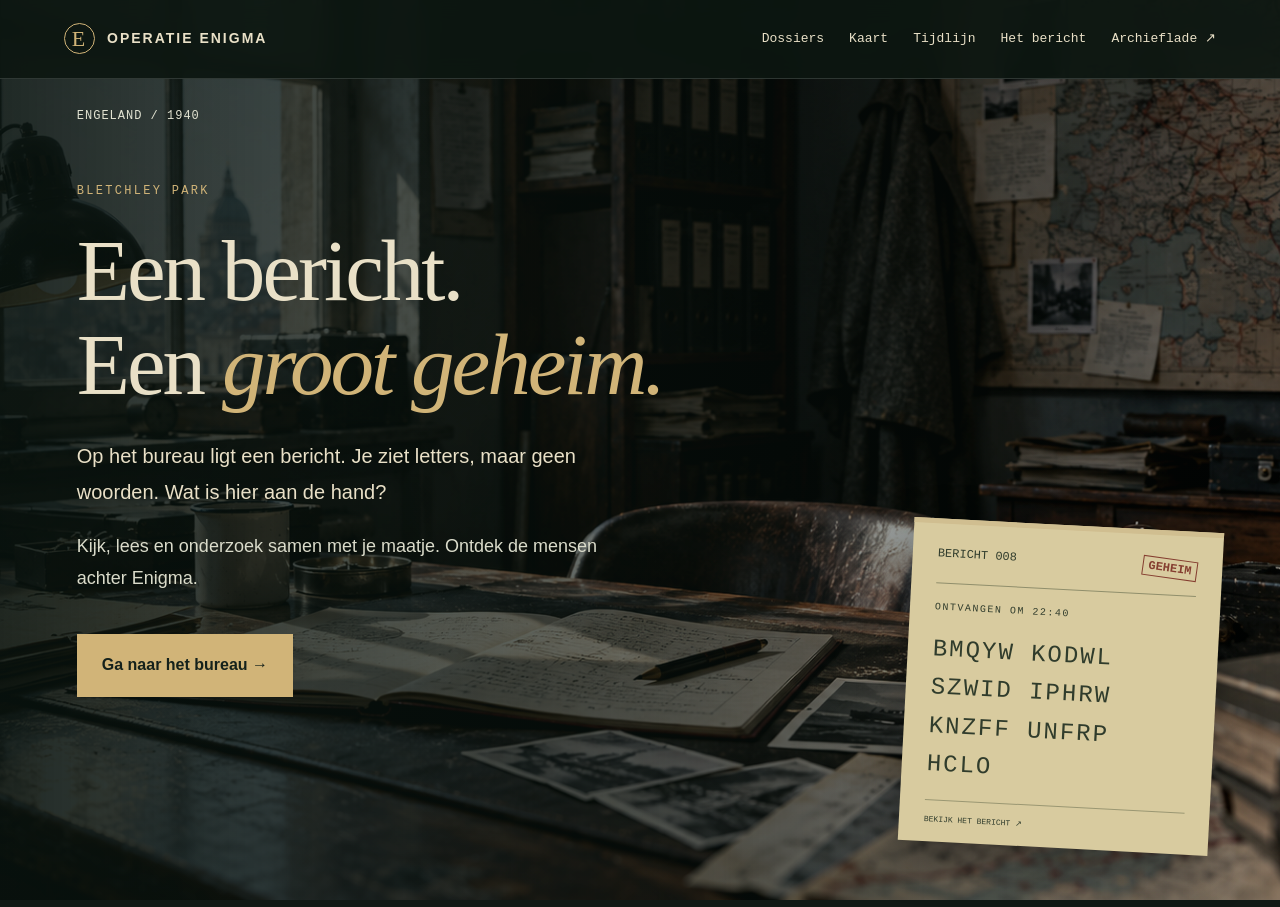
<file: index.html>
<!doctype html>
<html lang="nl"><head><meta charset="utf-8"><meta name="viewport" content="width=device-width,initial-scale=1"><meta name="theme-color" content="#101c1a"><meta name="description" content="Onderzoek samen het verhaal van Alan Turing en de codebrekers. Voor groep 5/6."><title>Operatie Enigma · Groep 5/6</title><link rel="stylesheet" href="style.css"><link rel="stylesheet" href="pages.css"><link rel="stylesheet" href="school.css"><script src="content.js" defer></script><script src="site.js" defer></script><link rel="stylesheet" href="finish.css"></head>
<body data-view="home" data-level="56"><a class="skip" href="#main">Naar de inhoud</a><header class="topbar"><a class="brand" href="index.html"><span class="brand-mark" aria-hidden="true">E</span> OPERATIE ENIGMA</a><nav aria-label="Hoofdnavigatie"><a href="bureau.html">Dossiers</a><a href="kaart.html">Kaart</a><a href="tijdlijn.html">Tijdlijn</a><a href="finale.html">Het bericht</a><button type="button" id="open-materials">Archieflade ↗</button></nav></header><main id="main"></main><footer><a class="brand" href="bureau.html">Terug naar de dossiers</a><button class="text-button" id="open-sources" type="button">Bekijk de bronnen ↗</button></footer><dialog class="school-dialog" id="modal" aria-labelledby="modal-title"><button class="close" id="modal-close" type="button" aria-label="Venster sluiten">×</button><h2 id="modal-title" tabindex="-1"></h2><div id="modal-content"></div></dialog><noscript><p class="noscript">Zet JavaScript aan om de dossiers te openen. De werkbladen staan in de map print.</p></noscript></body></html>
</file>
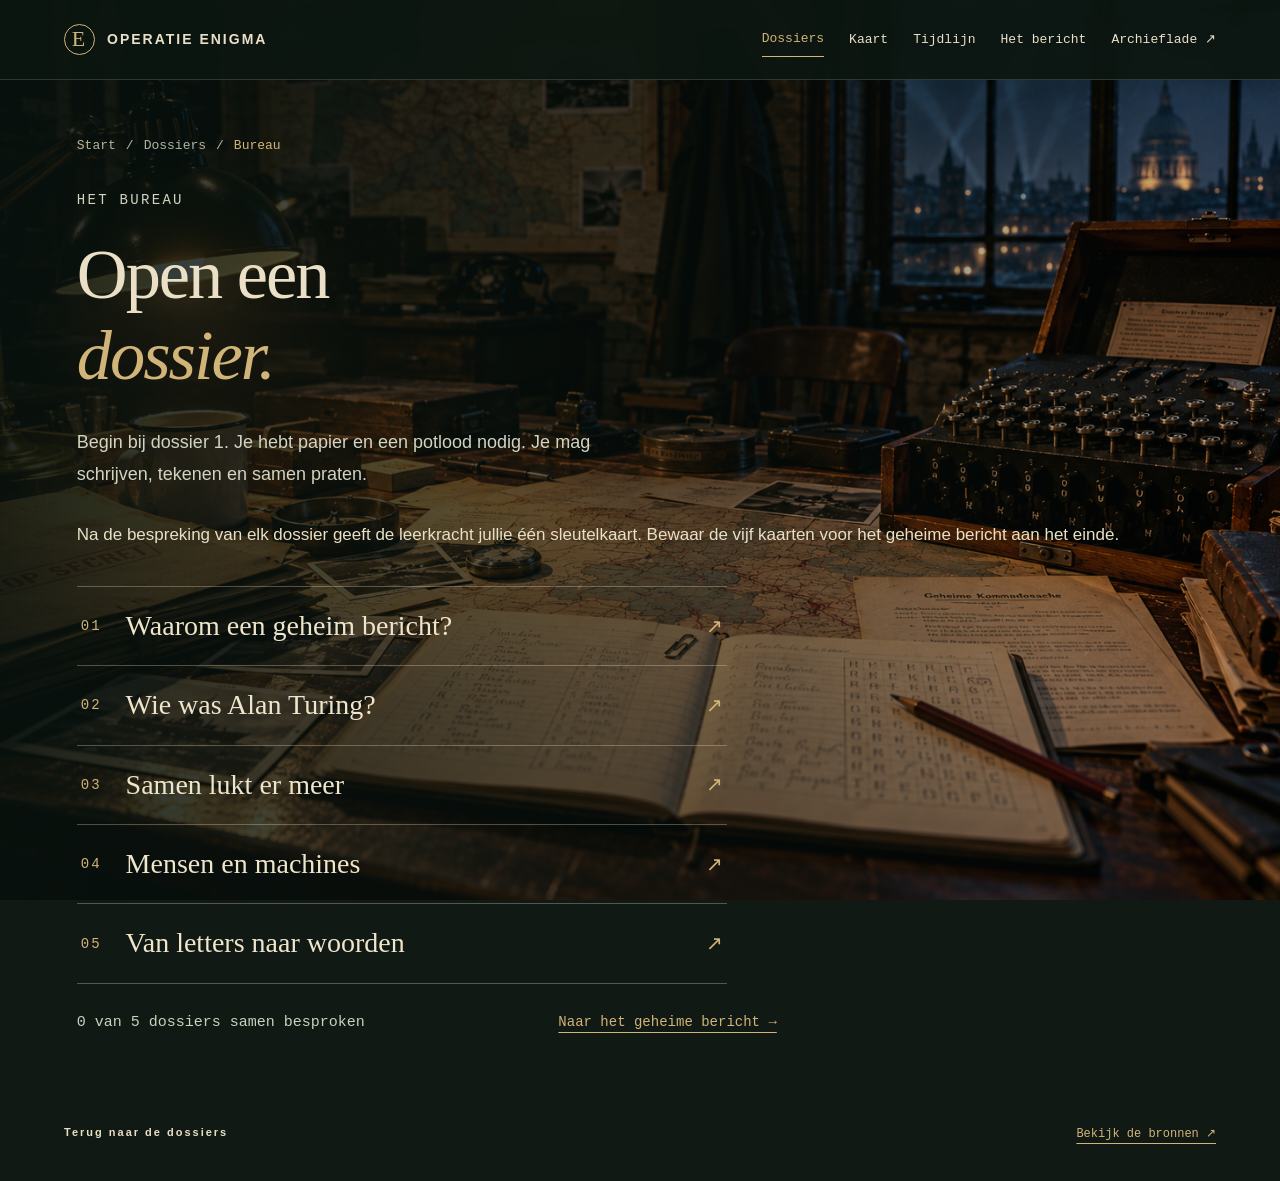
<file: bureau.html>
<!doctype html>
<html lang="nl"><head><meta charset="utf-8"><meta name="viewport" content="width=device-width,initial-scale=1"><meta name="theme-color" content="#101c1a"><meta name="description" content="Onderzoek samen het verhaal van Alan Turing en de codebrekers. Voor groep 5/6."><title>Het bureau · Groep 5/6</title><link rel="stylesheet" href="style.css"><link rel="stylesheet" href="pages.css"><link rel="stylesheet" href="school.css"><script src="content.js" defer></script><script src="site.js" defer></script><link rel="stylesheet" href="finish.css"></head>
<body data-view="bureau" data-level="56"><a class="skip" href="#main">Naar de inhoud</a><header class="topbar"><a class="brand" href="index.html"><span class="brand-mark" aria-hidden="true">E</span> OPERATIE ENIGMA</a><nav aria-label="Hoofdnavigatie"><a href="bureau.html">Dossiers</a><a href="kaart.html">Kaart</a><a href="tijdlijn.html">Tijdlijn</a><a href="finale.html">Het bericht</a><button type="button" id="open-materials">Archieflade ↗</button></nav></header><main id="main"></main><footer><a class="brand" href="bureau.html">Terug naar de dossiers</a><button class="text-button" id="open-sources" type="button">Bekijk de bronnen ↗</button></footer><dialog class="school-dialog" id="modal" aria-labelledby="modal-title"><button class="close" id="modal-close" type="button" aria-label="Venster sluiten">×</button><h2 id="modal-title" tabindex="-1"></h2><div id="modal-content"></div></dialog><noscript><p class="noscript">Zet JavaScript aan om de dossiers te openen. De werkbladen staan in de map print.</p></noscript></body></html>
</file>
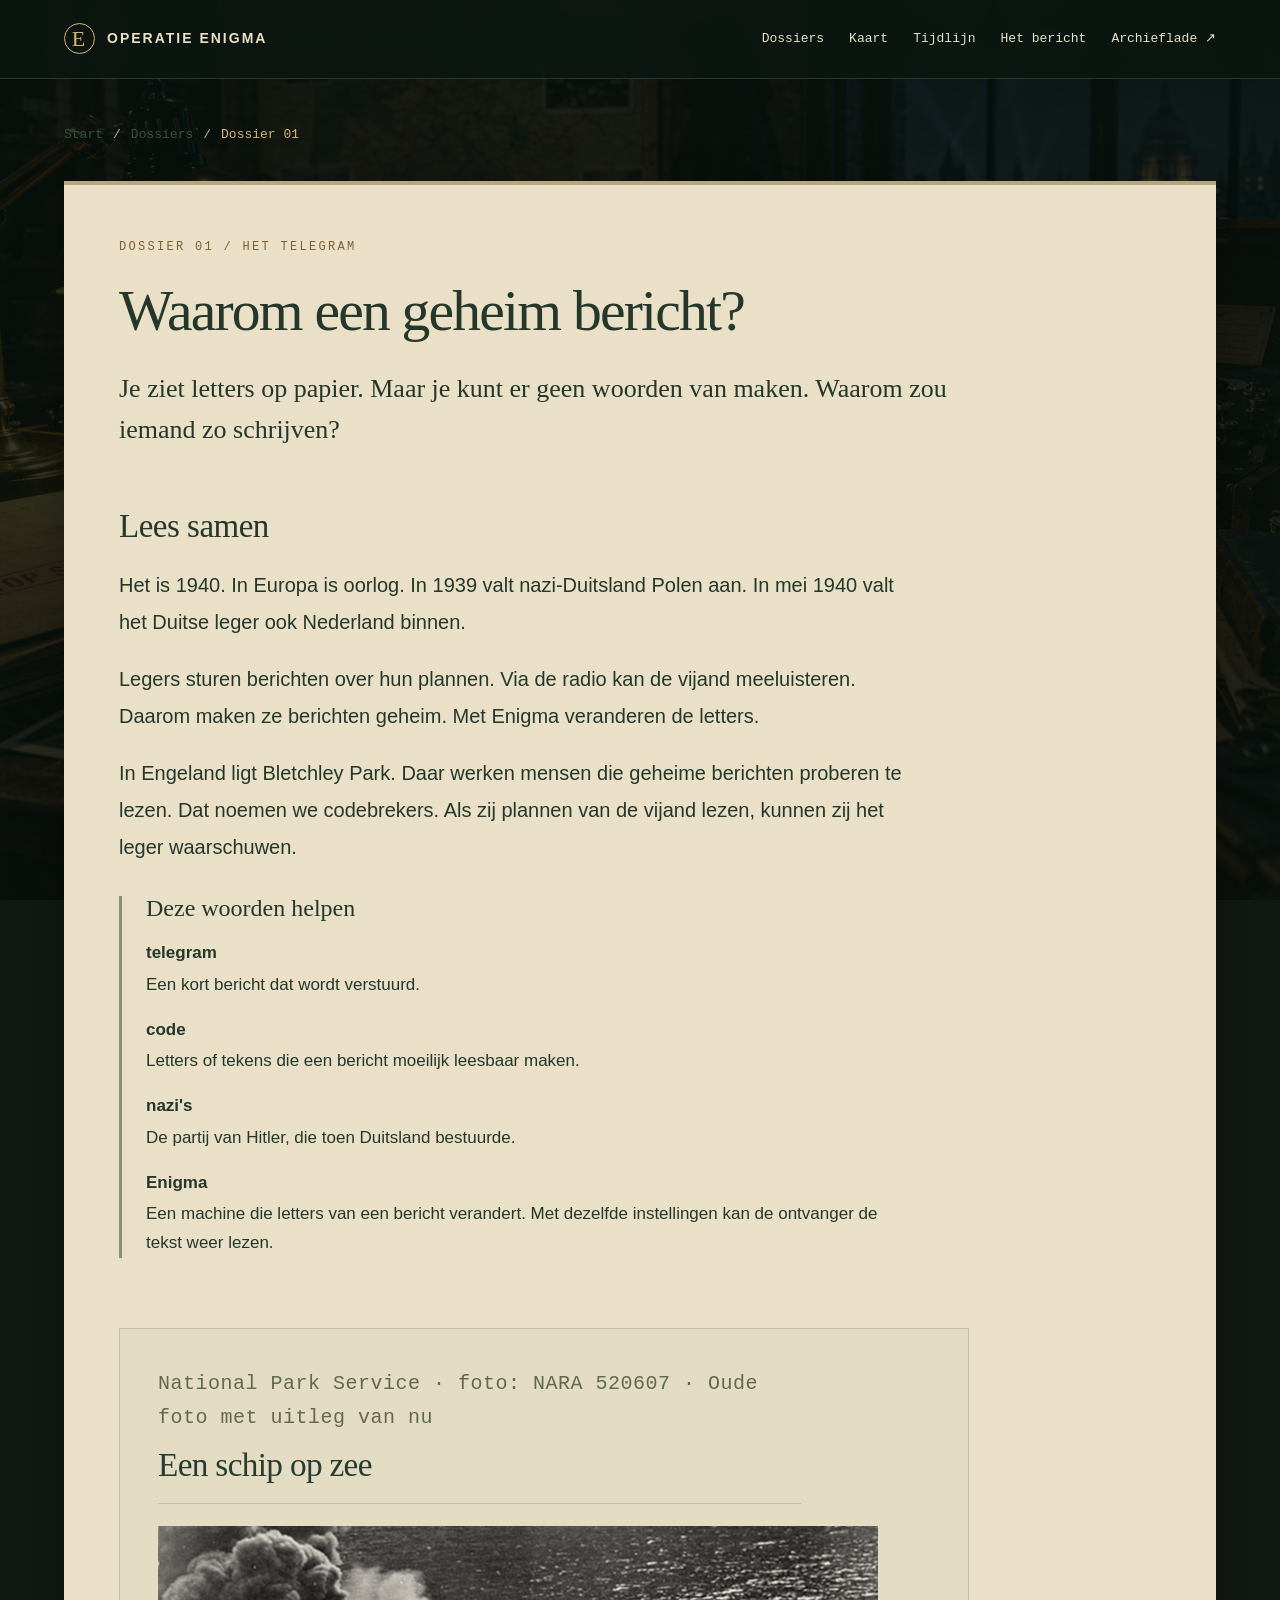
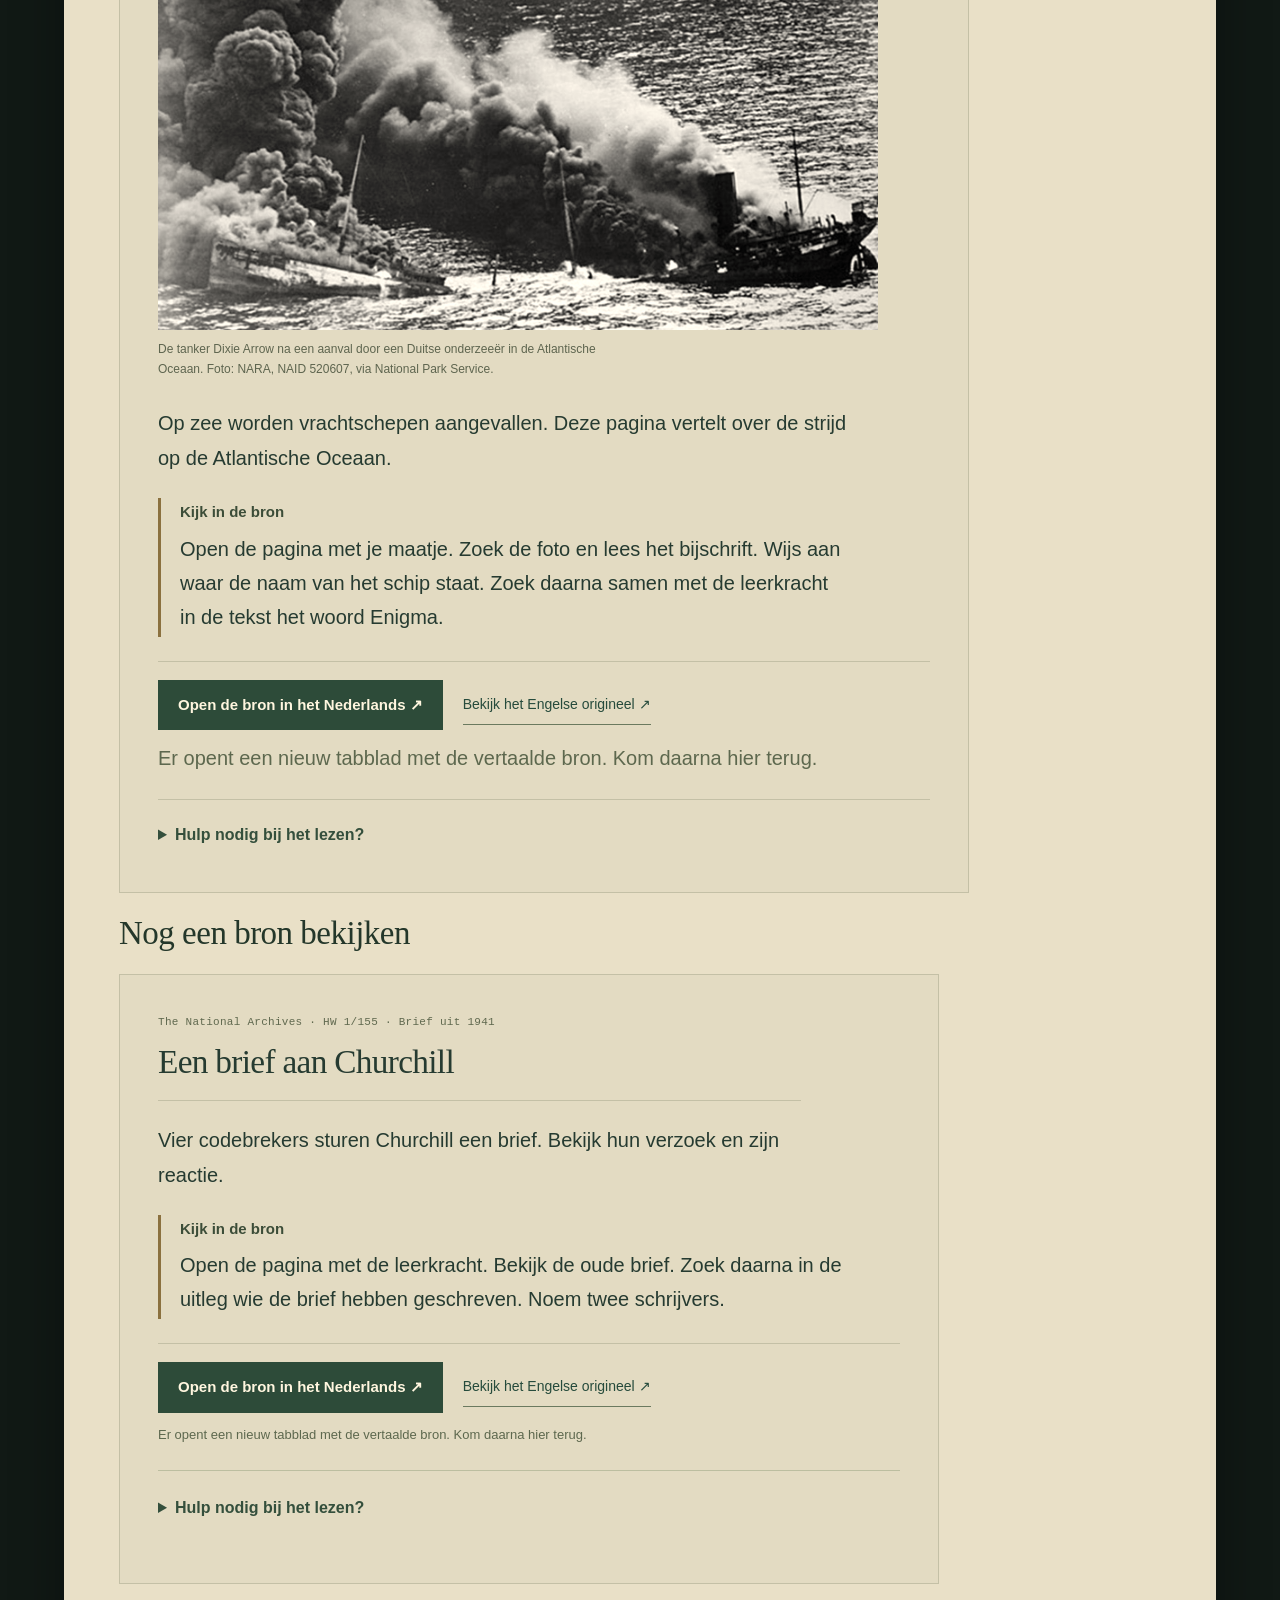
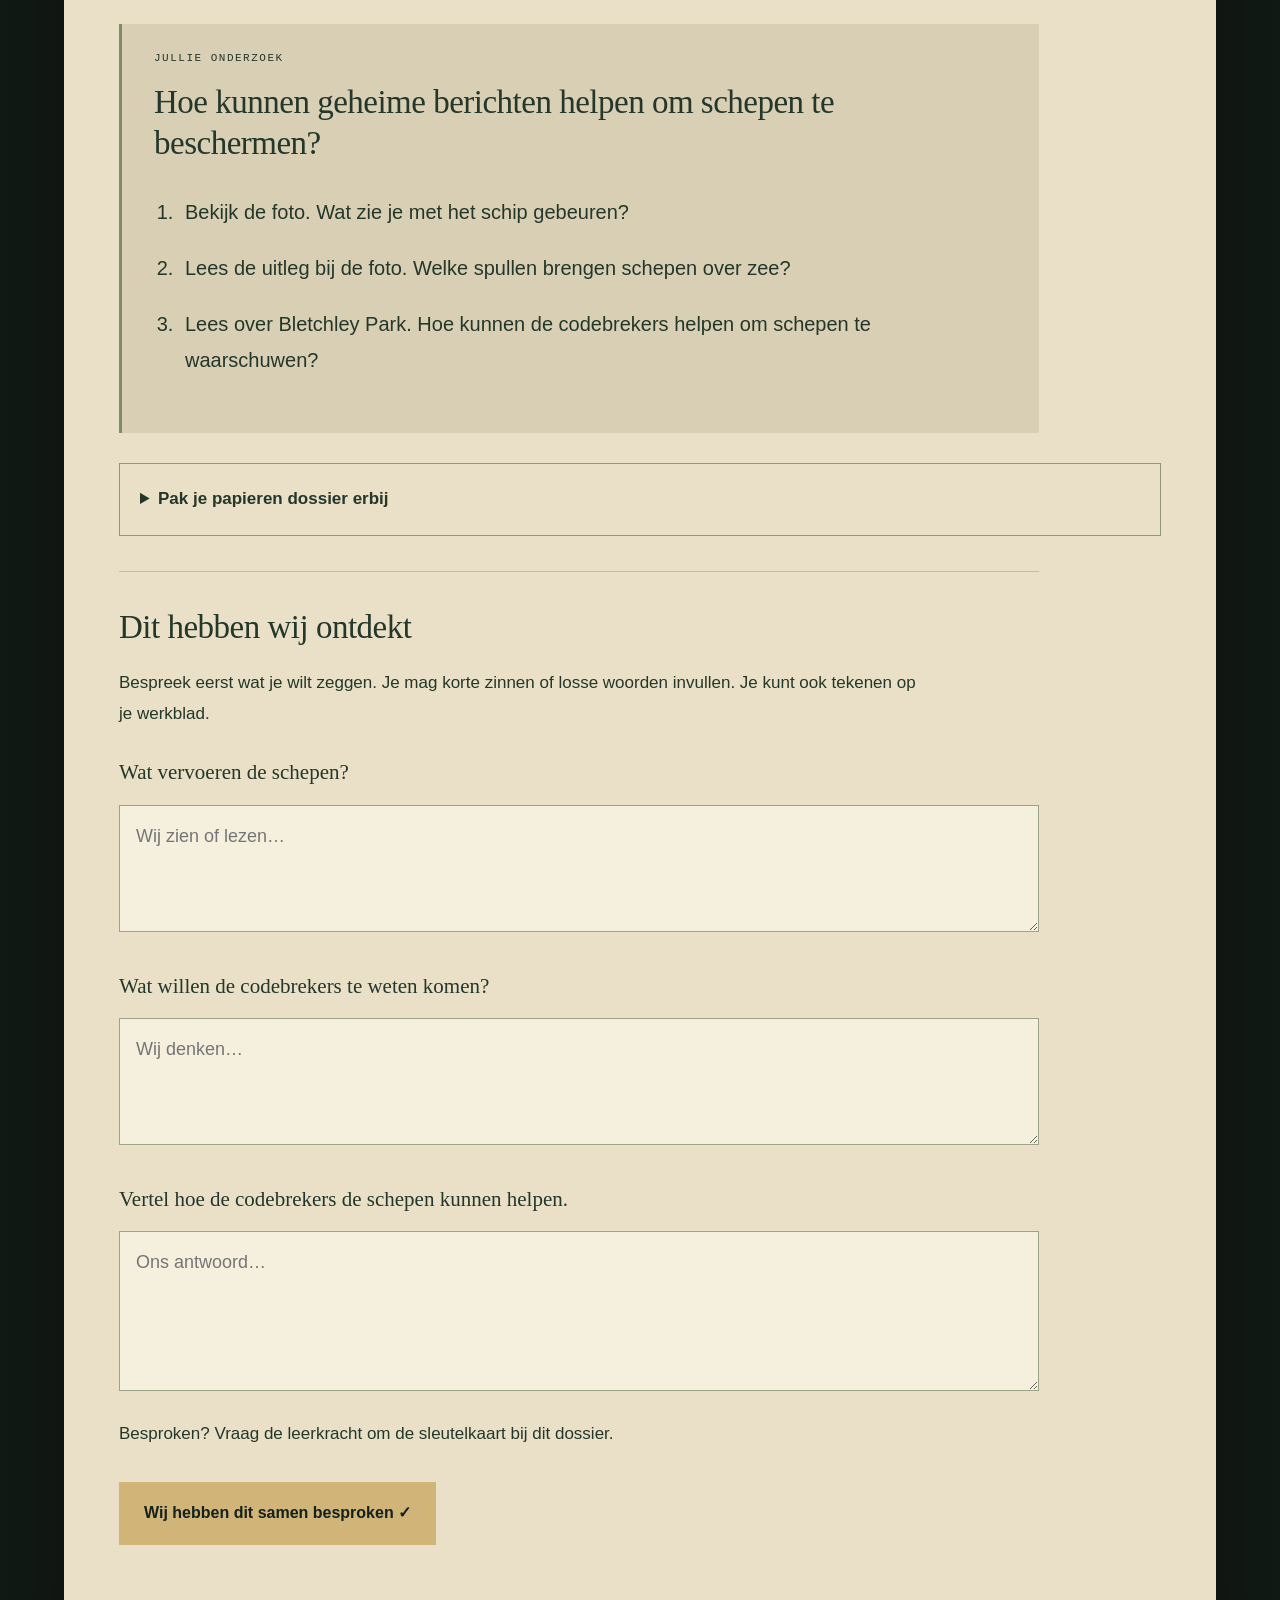
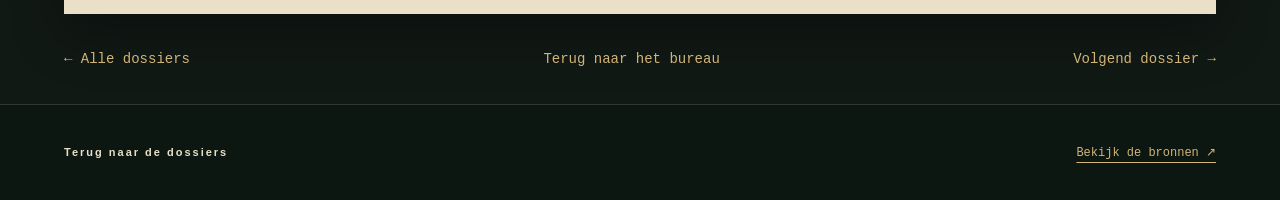
<file: dossier-1.html>
<!doctype html>
<html lang="nl"><head><meta charset="utf-8"><meta name="viewport" content="width=device-width,initial-scale=1"><meta name="theme-color" content="#101c1a"><meta name="description" content="Onderzoek samen het verhaal van Alan Turing en de codebrekers. Voor groep 5/6."><title>Dossier 1 · Groep 5/6</title><link rel="stylesheet" href="style.css"><link rel="stylesheet" href="pages.css"><link rel="stylesheet" href="school.css"><script src="content.js" defer></script><script src="site.js" defer></script><link rel="stylesheet" href="finish.css"></head>
<body data-view="dossier-1" data-level="56"><a class="skip" href="#main">Naar de inhoud</a><header class="topbar"><a class="brand" href="index.html"><span class="brand-mark" aria-hidden="true">E</span> OPERATIE ENIGMA</a><nav aria-label="Hoofdnavigatie"><a href="bureau.html">Dossiers</a><a href="kaart.html">Kaart</a><a href="tijdlijn.html">Tijdlijn</a><a href="finale.html">Het bericht</a><button type="button" id="open-materials">Archieflade ↗</button></nav></header><main id="main"></main><footer><a class="brand" href="bureau.html">Terug naar de dossiers</a><button class="text-button" id="open-sources" type="button">Bekijk de bronnen ↗</button></footer><dialog class="school-dialog" id="modal" aria-labelledby="modal-title"><button class="close" id="modal-close" type="button" aria-label="Venster sluiten">×</button><h2 id="modal-title" tabindex="-1"></h2><div id="modal-content"></div></dialog><noscript><p class="noscript">Zet JavaScript aan om de dossiers te openen. De werkbladen staan in de map print.</p></noscript></body></html>
</file>
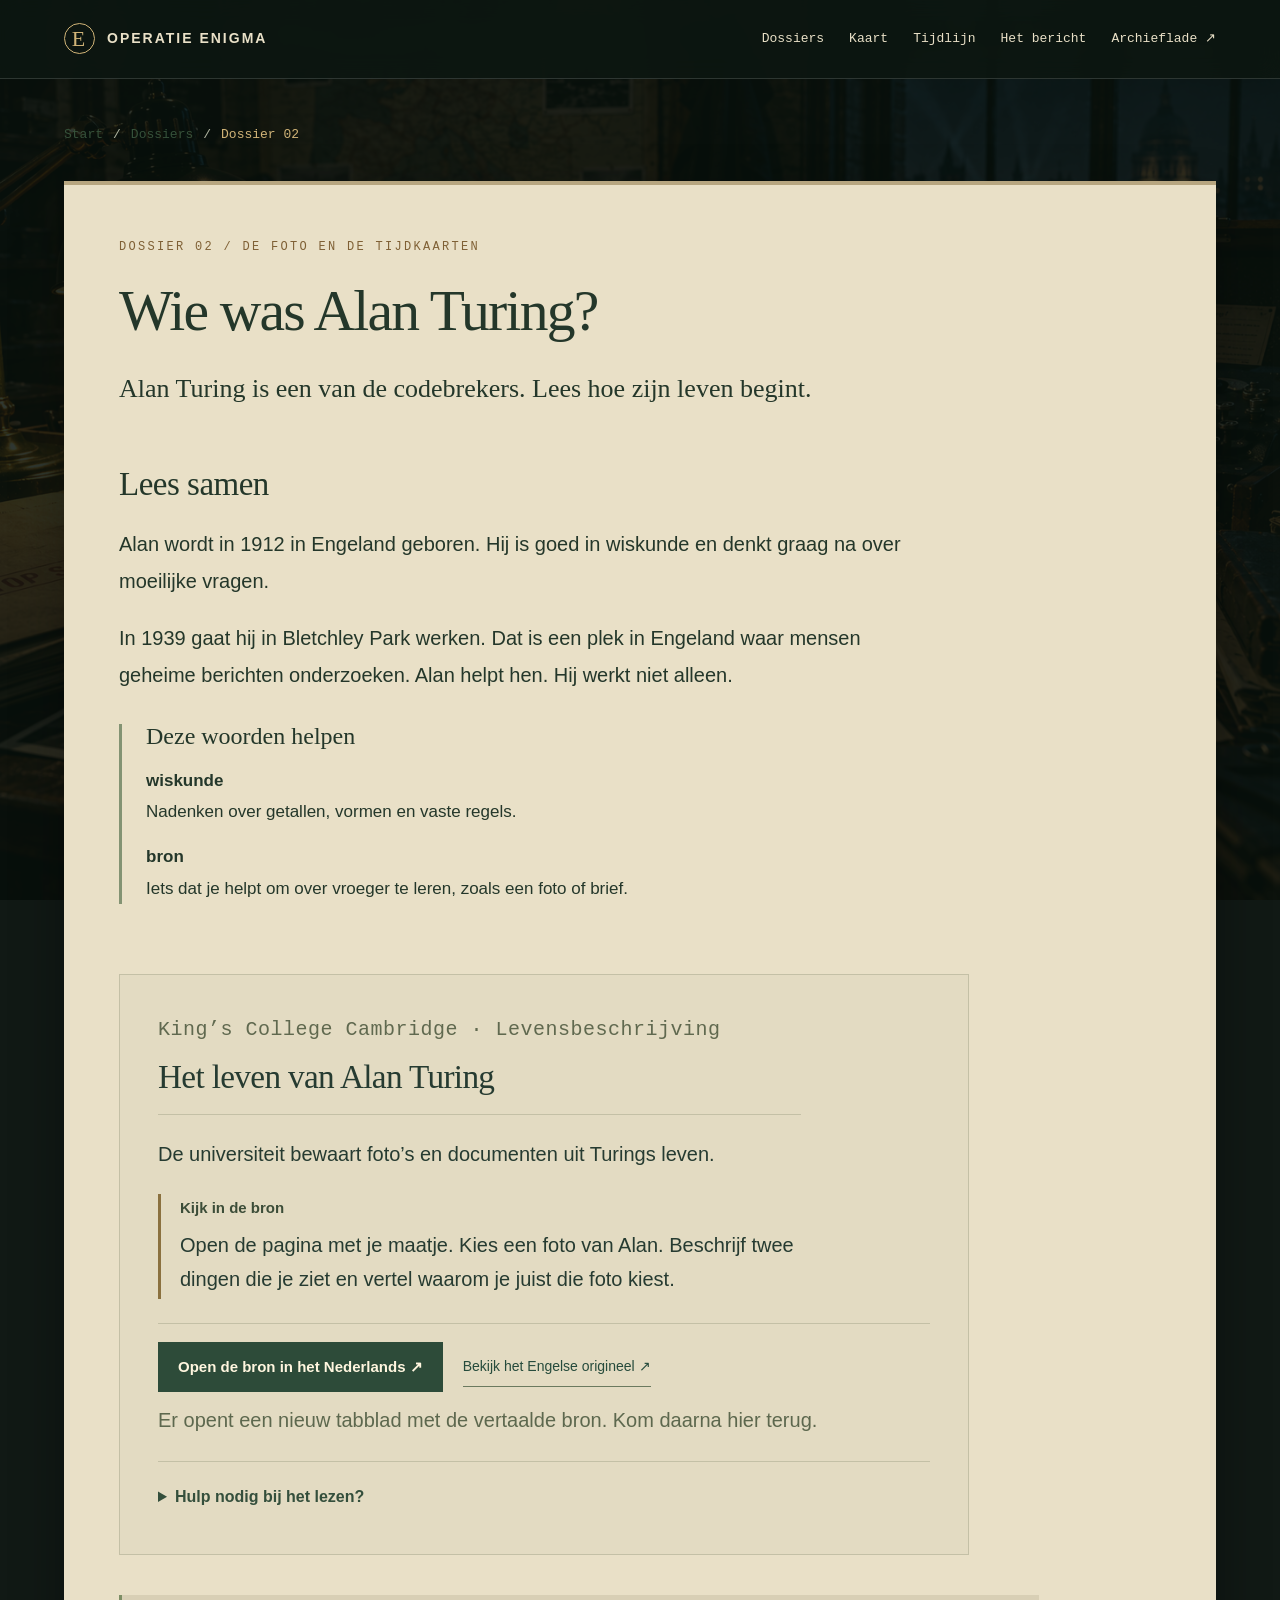
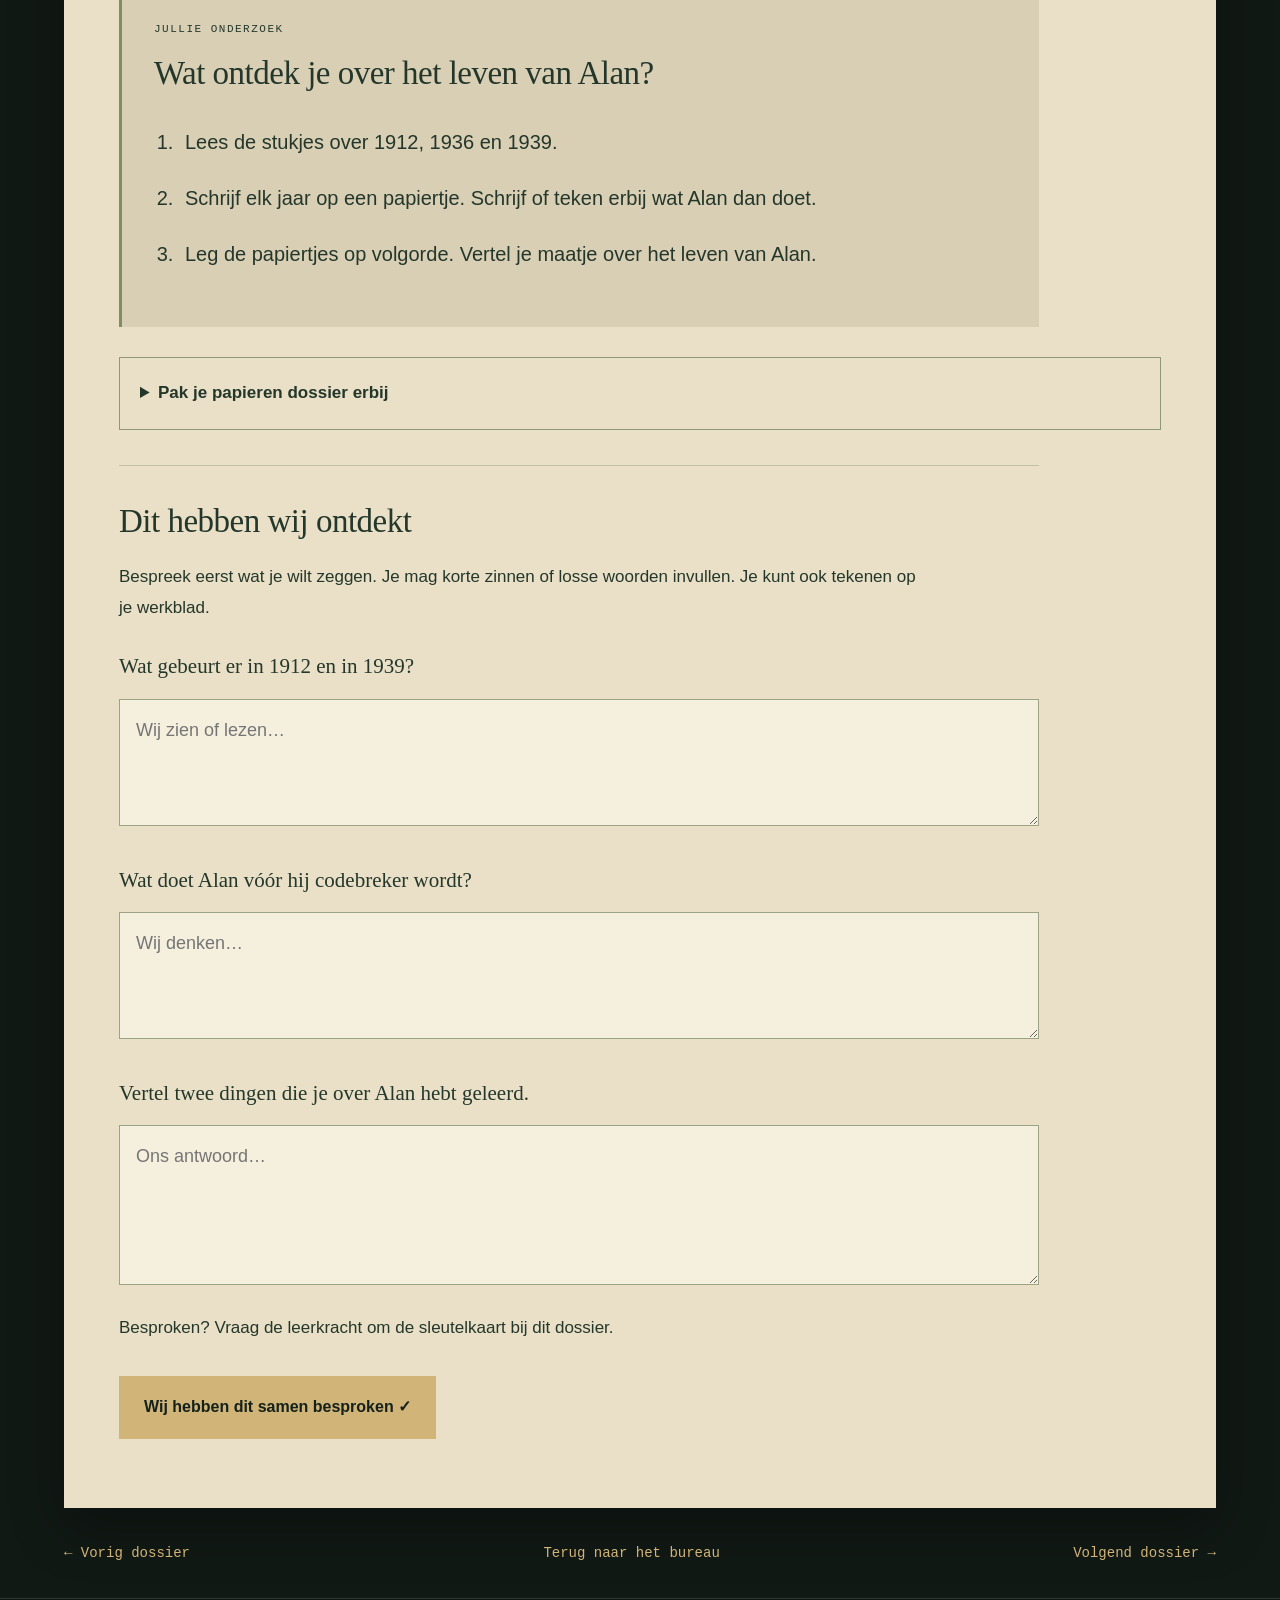
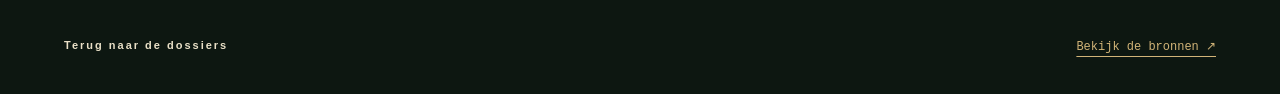
<file: dossier-2.html>
<!doctype html>
<html lang="nl"><head><meta charset="utf-8"><meta name="viewport" content="width=device-width,initial-scale=1"><meta name="theme-color" content="#101c1a"><meta name="description" content="Onderzoek samen het verhaal van Alan Turing en de codebrekers. Voor groep 5/6."><title>Dossier 2 · Groep 5/6</title><link rel="stylesheet" href="style.css"><link rel="stylesheet" href="pages.css"><link rel="stylesheet" href="school.css"><script src="content.js" defer></script><script src="site.js" defer></script><link rel="stylesheet" href="finish.css"></head>
<body data-view="dossier-2" data-level="56"><a class="skip" href="#main">Naar de inhoud</a><header class="topbar"><a class="brand" href="index.html"><span class="brand-mark" aria-hidden="true">E</span> OPERATIE ENIGMA</a><nav aria-label="Hoofdnavigatie"><a href="bureau.html">Dossiers</a><a href="kaart.html">Kaart</a><a href="tijdlijn.html">Tijdlijn</a><a href="finale.html">Het bericht</a><button type="button" id="open-materials">Archieflade ↗</button></nav></header><main id="main"></main><footer><a class="brand" href="bureau.html">Terug naar de dossiers</a><button class="text-button" id="open-sources" type="button">Bekijk de bronnen ↗</button></footer><dialog class="school-dialog" id="modal" aria-labelledby="modal-title"><button class="close" id="modal-close" type="button" aria-label="Venster sluiten">×</button><h2 id="modal-title" tabindex="-1"></h2><div id="modal-content"></div></dialog><noscript><p class="noscript">Zet JavaScript aan om de dossiers te openen. De werkbladen staan in de map print.</p></noscript></body></html>
</file>
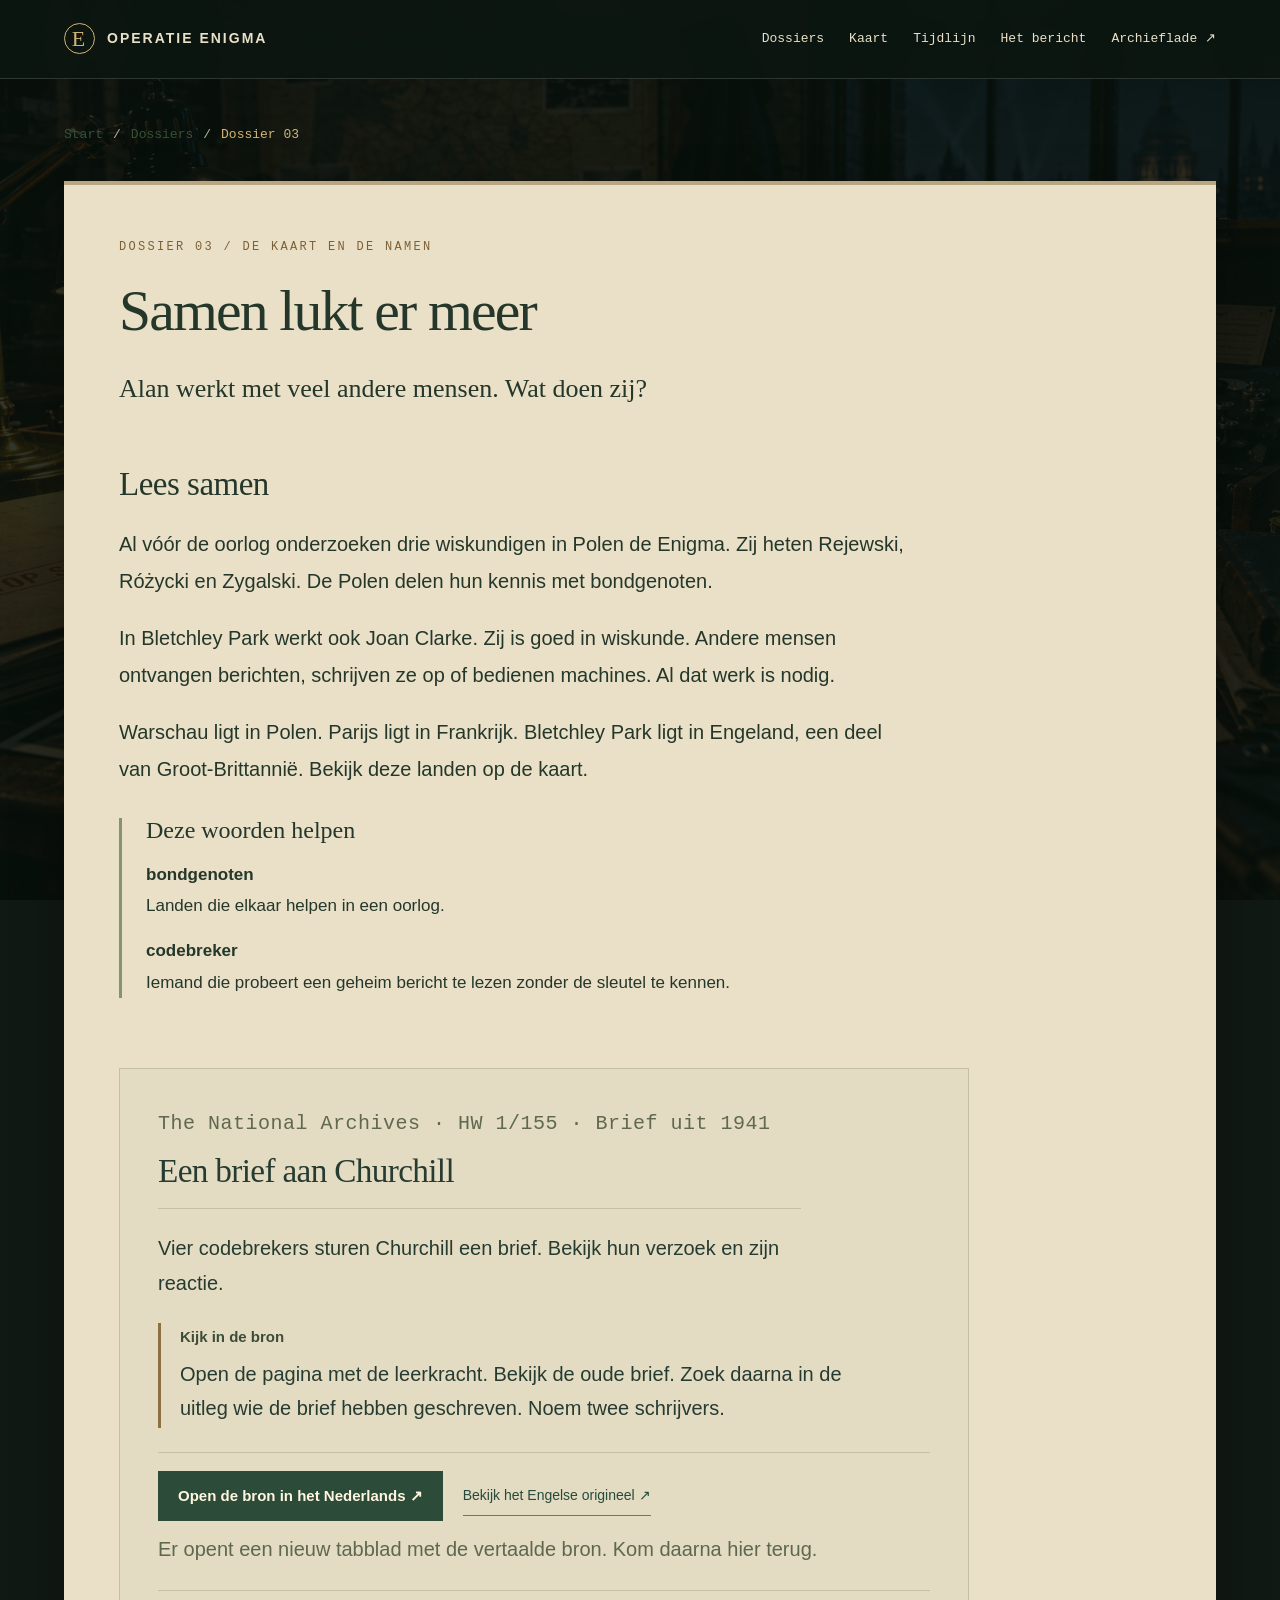
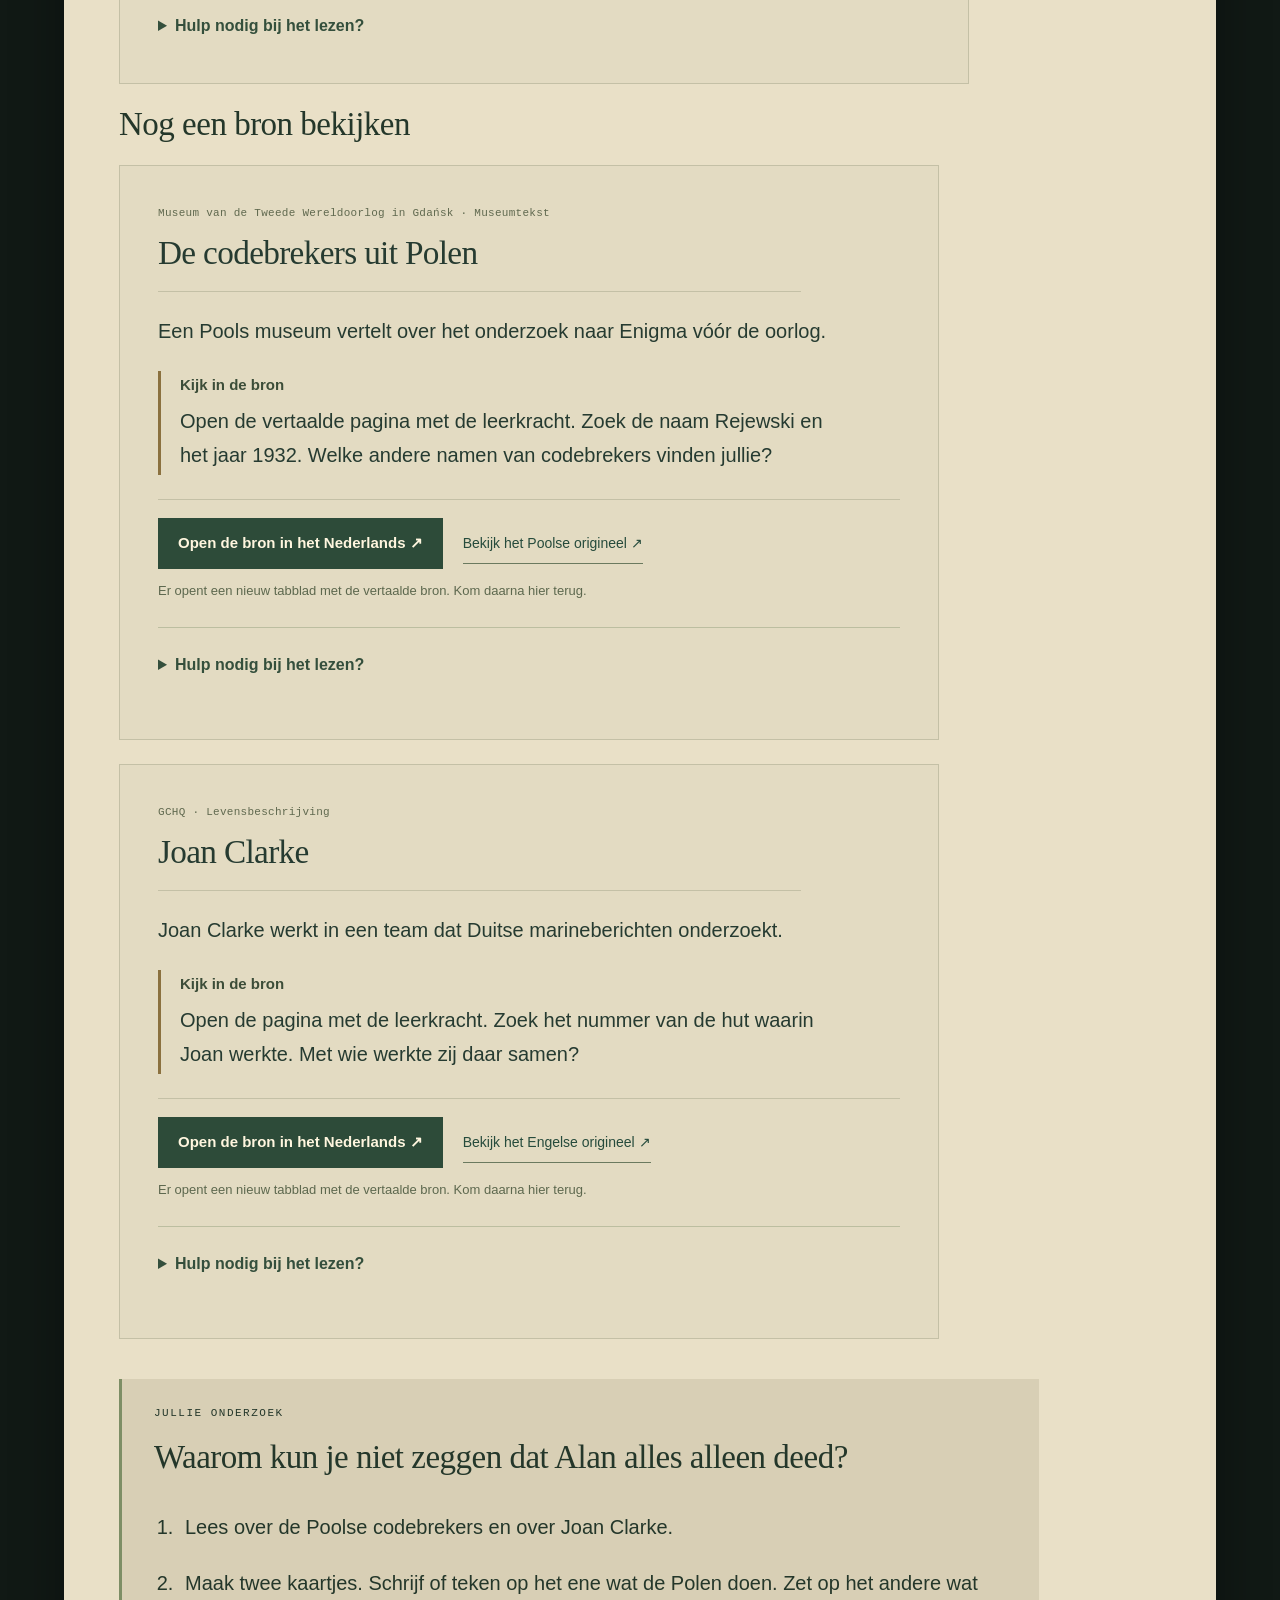
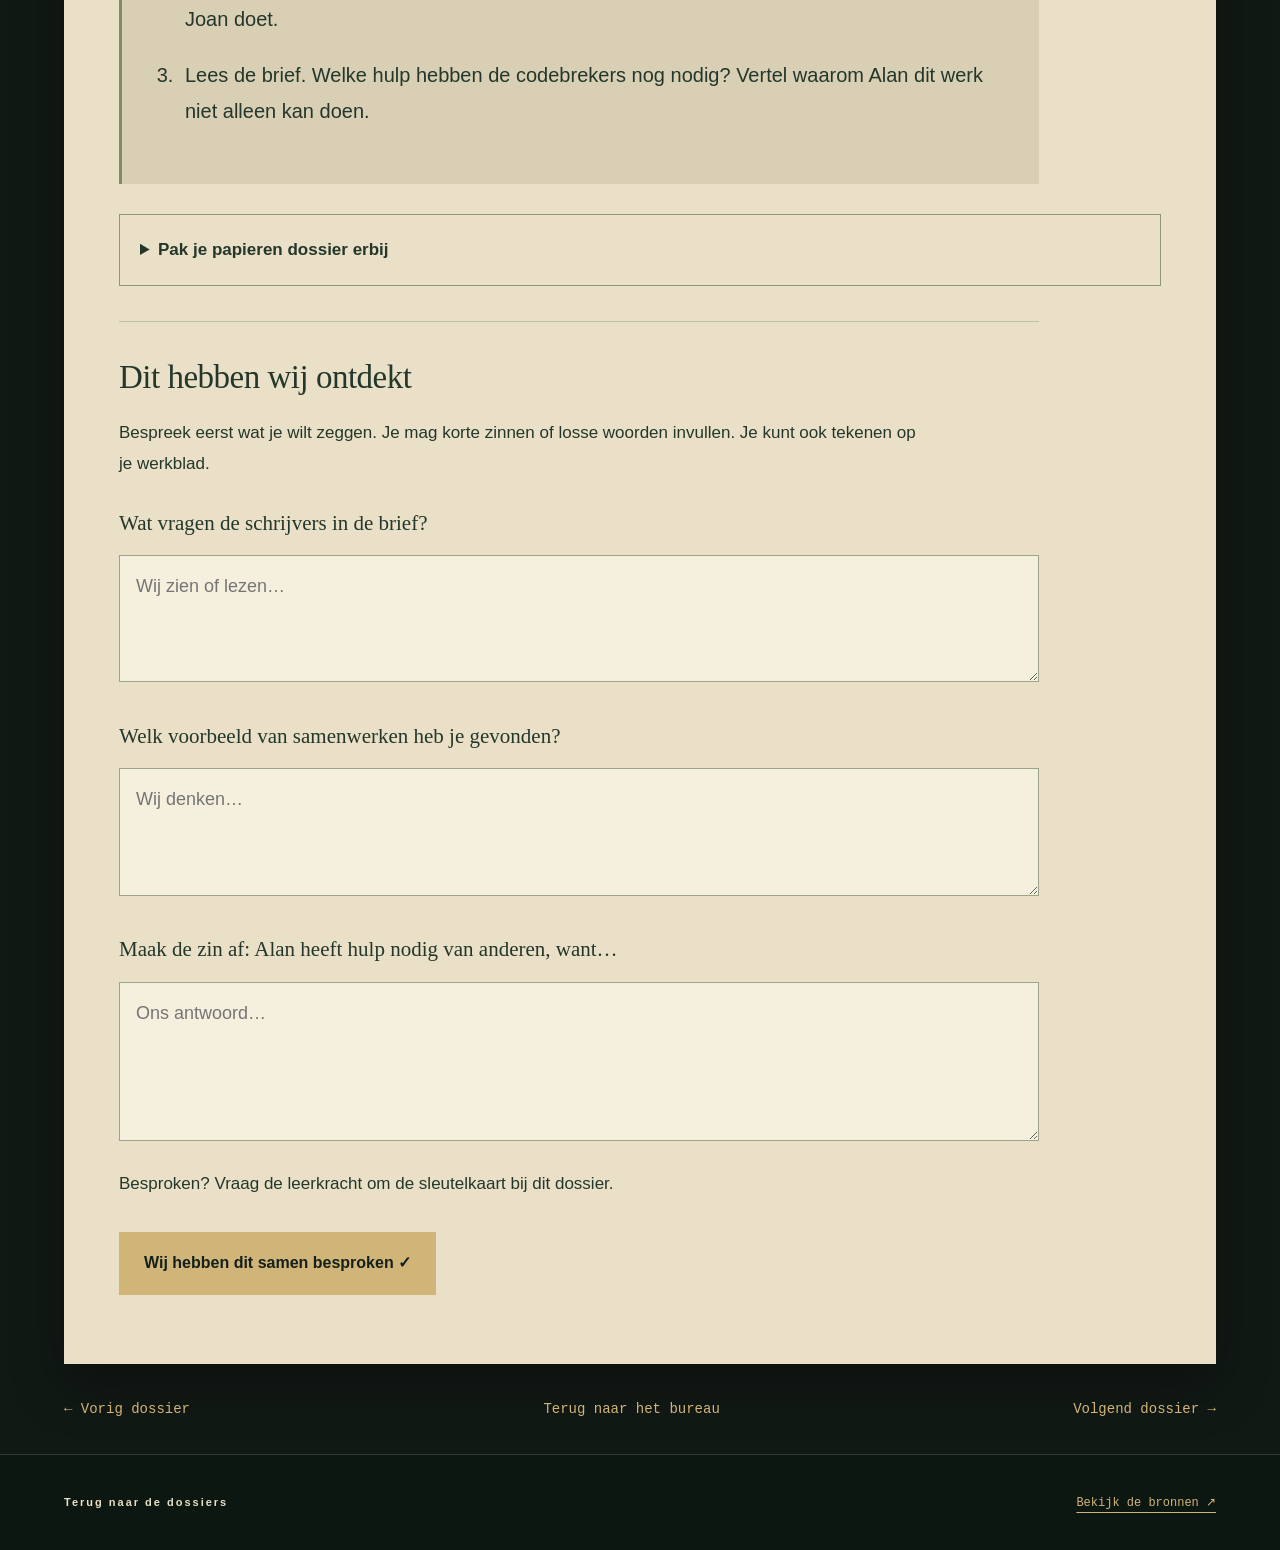
<file: dossier-3.html>
<!doctype html>
<html lang="nl"><head><meta charset="utf-8"><meta name="viewport" content="width=device-width,initial-scale=1"><meta name="theme-color" content="#101c1a"><meta name="description" content="Onderzoek samen het verhaal van Alan Turing en de codebrekers. Voor groep 5/6."><title>Dossier 3 · Groep 5/6</title><link rel="stylesheet" href="style.css"><link rel="stylesheet" href="pages.css"><link rel="stylesheet" href="school.css"><script src="content.js" defer></script><script src="site.js" defer></script><link rel="stylesheet" href="finish.css"></head>
<body data-view="dossier-3" data-level="56"><a class="skip" href="#main">Naar de inhoud</a><header class="topbar"><a class="brand" href="index.html"><span class="brand-mark" aria-hidden="true">E</span> OPERATIE ENIGMA</a><nav aria-label="Hoofdnavigatie"><a href="bureau.html">Dossiers</a><a href="kaart.html">Kaart</a><a href="tijdlijn.html">Tijdlijn</a><a href="finale.html">Het bericht</a><button type="button" id="open-materials">Archieflade ↗</button></nav></header><main id="main"></main><footer><a class="brand" href="bureau.html">Terug naar de dossiers</a><button class="text-button" id="open-sources" type="button">Bekijk de bronnen ↗</button></footer><dialog class="school-dialog" id="modal" aria-labelledby="modal-title"><button class="close" id="modal-close" type="button" aria-label="Venster sluiten">×</button><h2 id="modal-title" tabindex="-1"></h2><div id="modal-content"></div></dialog><noscript><p class="noscript">Zet JavaScript aan om de dossiers te openen. De werkbladen staan in de map print.</p></noscript></body></html>
</file>
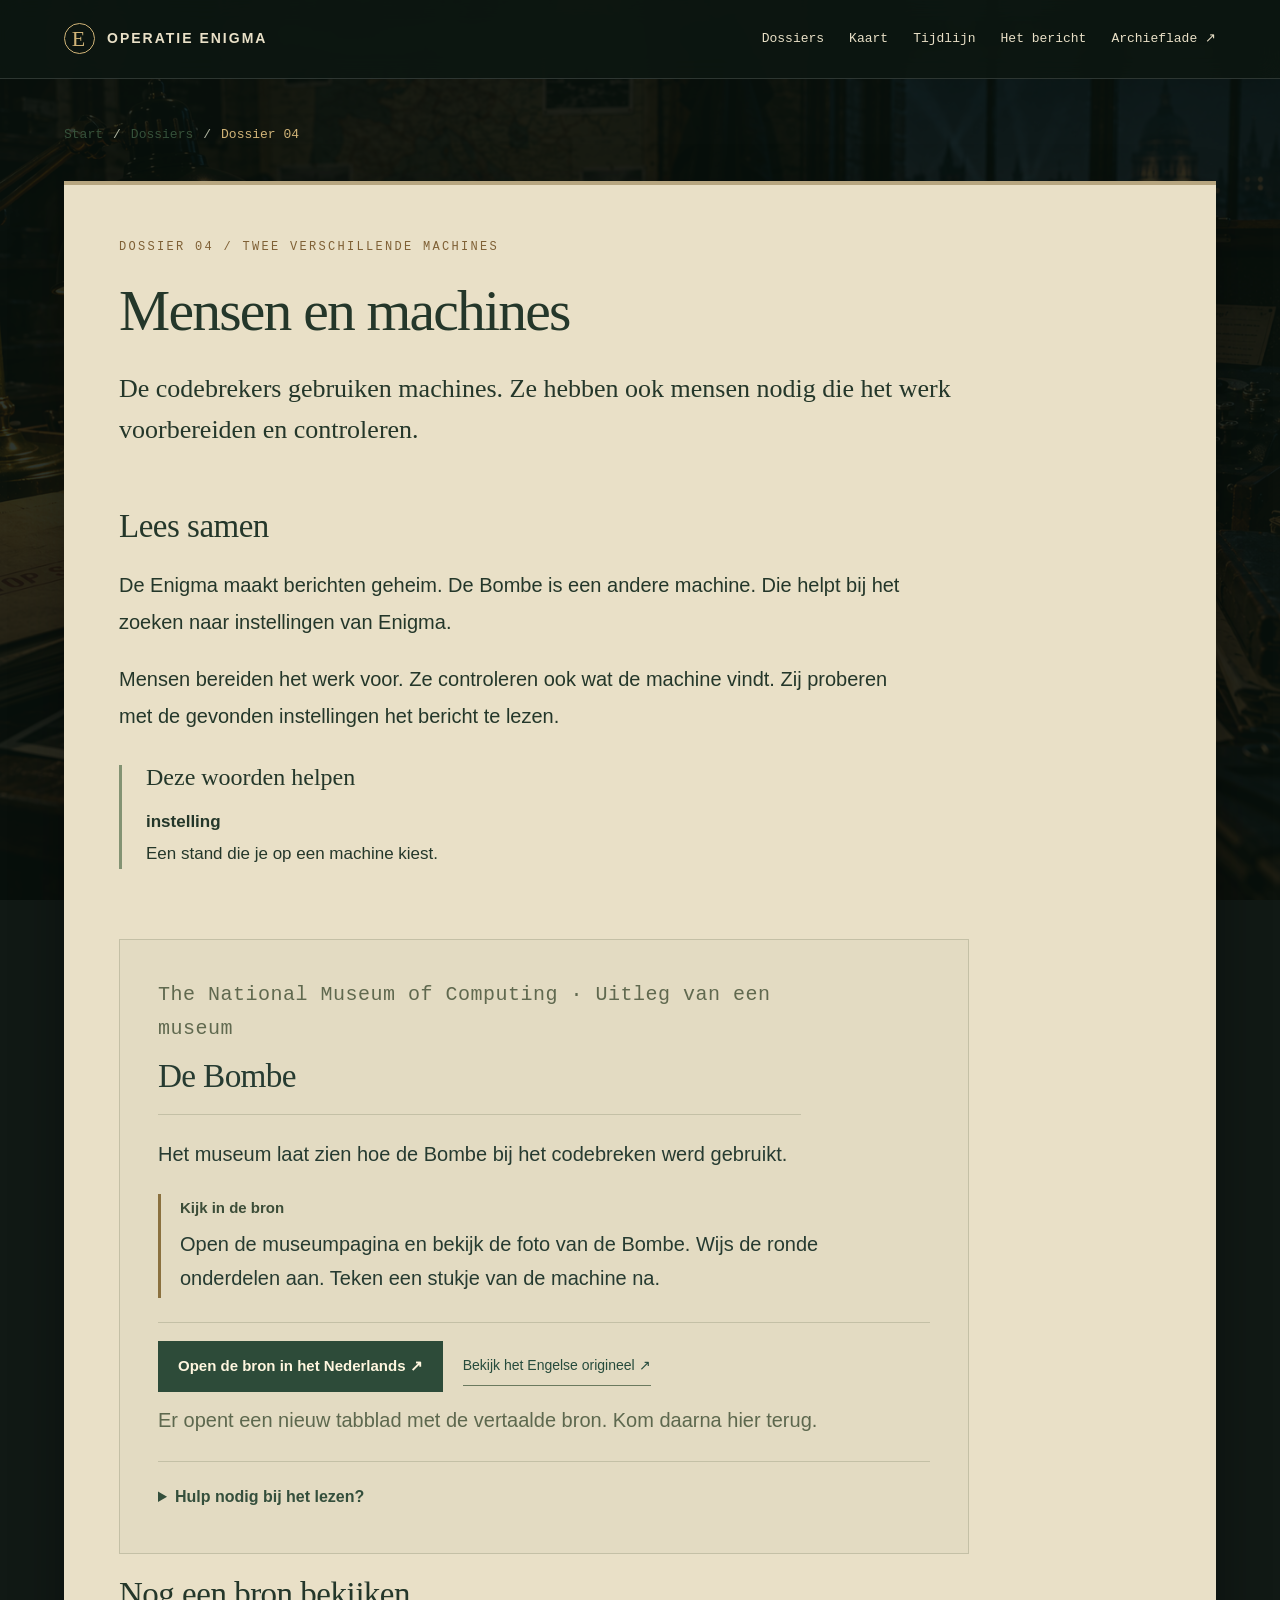
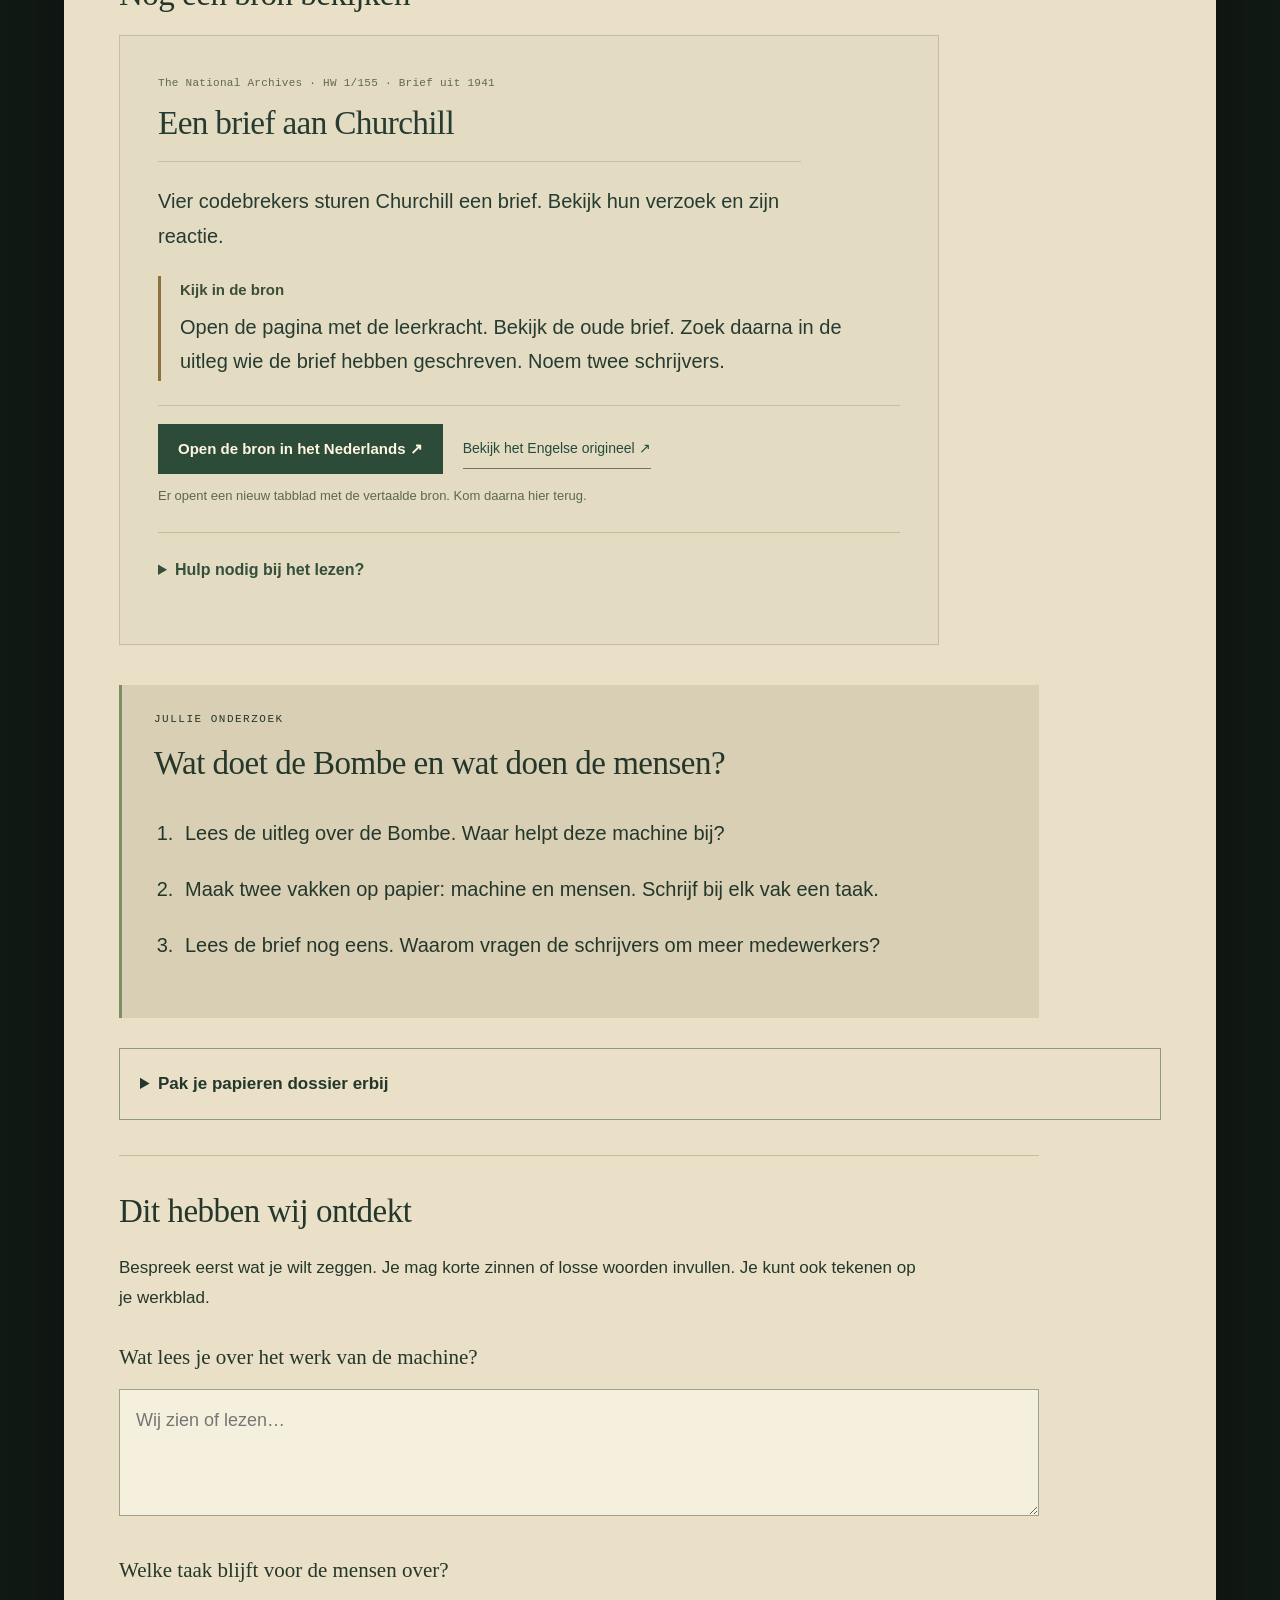
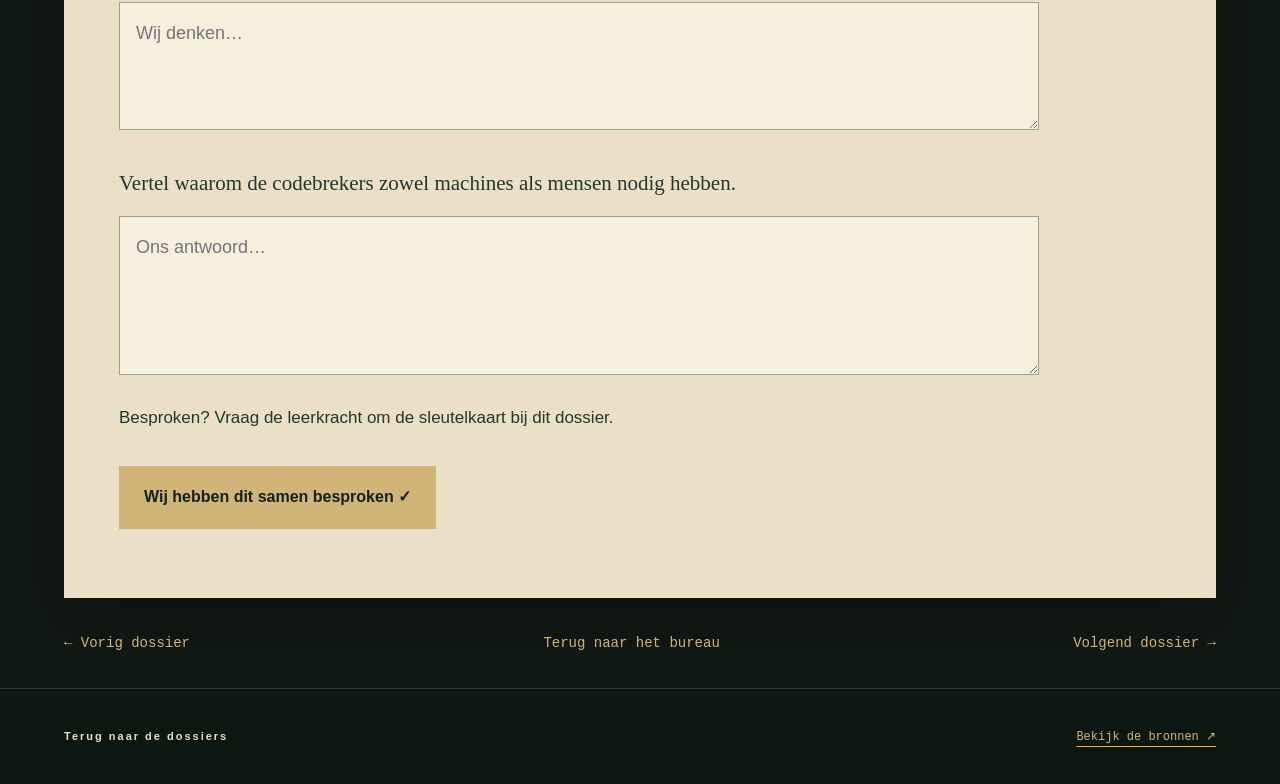
<file: dossier-4.html>
<!doctype html>
<html lang="nl"><head><meta charset="utf-8"><meta name="viewport" content="width=device-width,initial-scale=1"><meta name="theme-color" content="#101c1a"><meta name="description" content="Onderzoek samen het verhaal van Alan Turing en de codebrekers. Voor groep 5/6."><title>Dossier 4 · Groep 5/6</title><link rel="stylesheet" href="style.css"><link rel="stylesheet" href="pages.css"><link rel="stylesheet" href="school.css"><script src="content.js" defer></script><script src="site.js" defer></script><link rel="stylesheet" href="finish.css"></head>
<body data-view="dossier-4" data-level="56"><a class="skip" href="#main">Naar de inhoud</a><header class="topbar"><a class="brand" href="index.html"><span class="brand-mark" aria-hidden="true">E</span> OPERATIE ENIGMA</a><nav aria-label="Hoofdnavigatie"><a href="bureau.html">Dossiers</a><a href="kaart.html">Kaart</a><a href="tijdlijn.html">Tijdlijn</a><a href="finale.html">Het bericht</a><button type="button" id="open-materials">Archieflade ↗</button></nav></header><main id="main"></main><footer><a class="brand" href="bureau.html">Terug naar de dossiers</a><button class="text-button" id="open-sources" type="button">Bekijk de bronnen ↗</button></footer><dialog class="school-dialog" id="modal" aria-labelledby="modal-title"><button class="close" id="modal-close" type="button" aria-label="Venster sluiten">×</button><h2 id="modal-title" tabindex="-1"></h2><div id="modal-content"></div></dialog><noscript><p class="noscript">Zet JavaScript aan om de dossiers te openen. De werkbladen staan in de map print.</p></noscript></body></html>
</file>
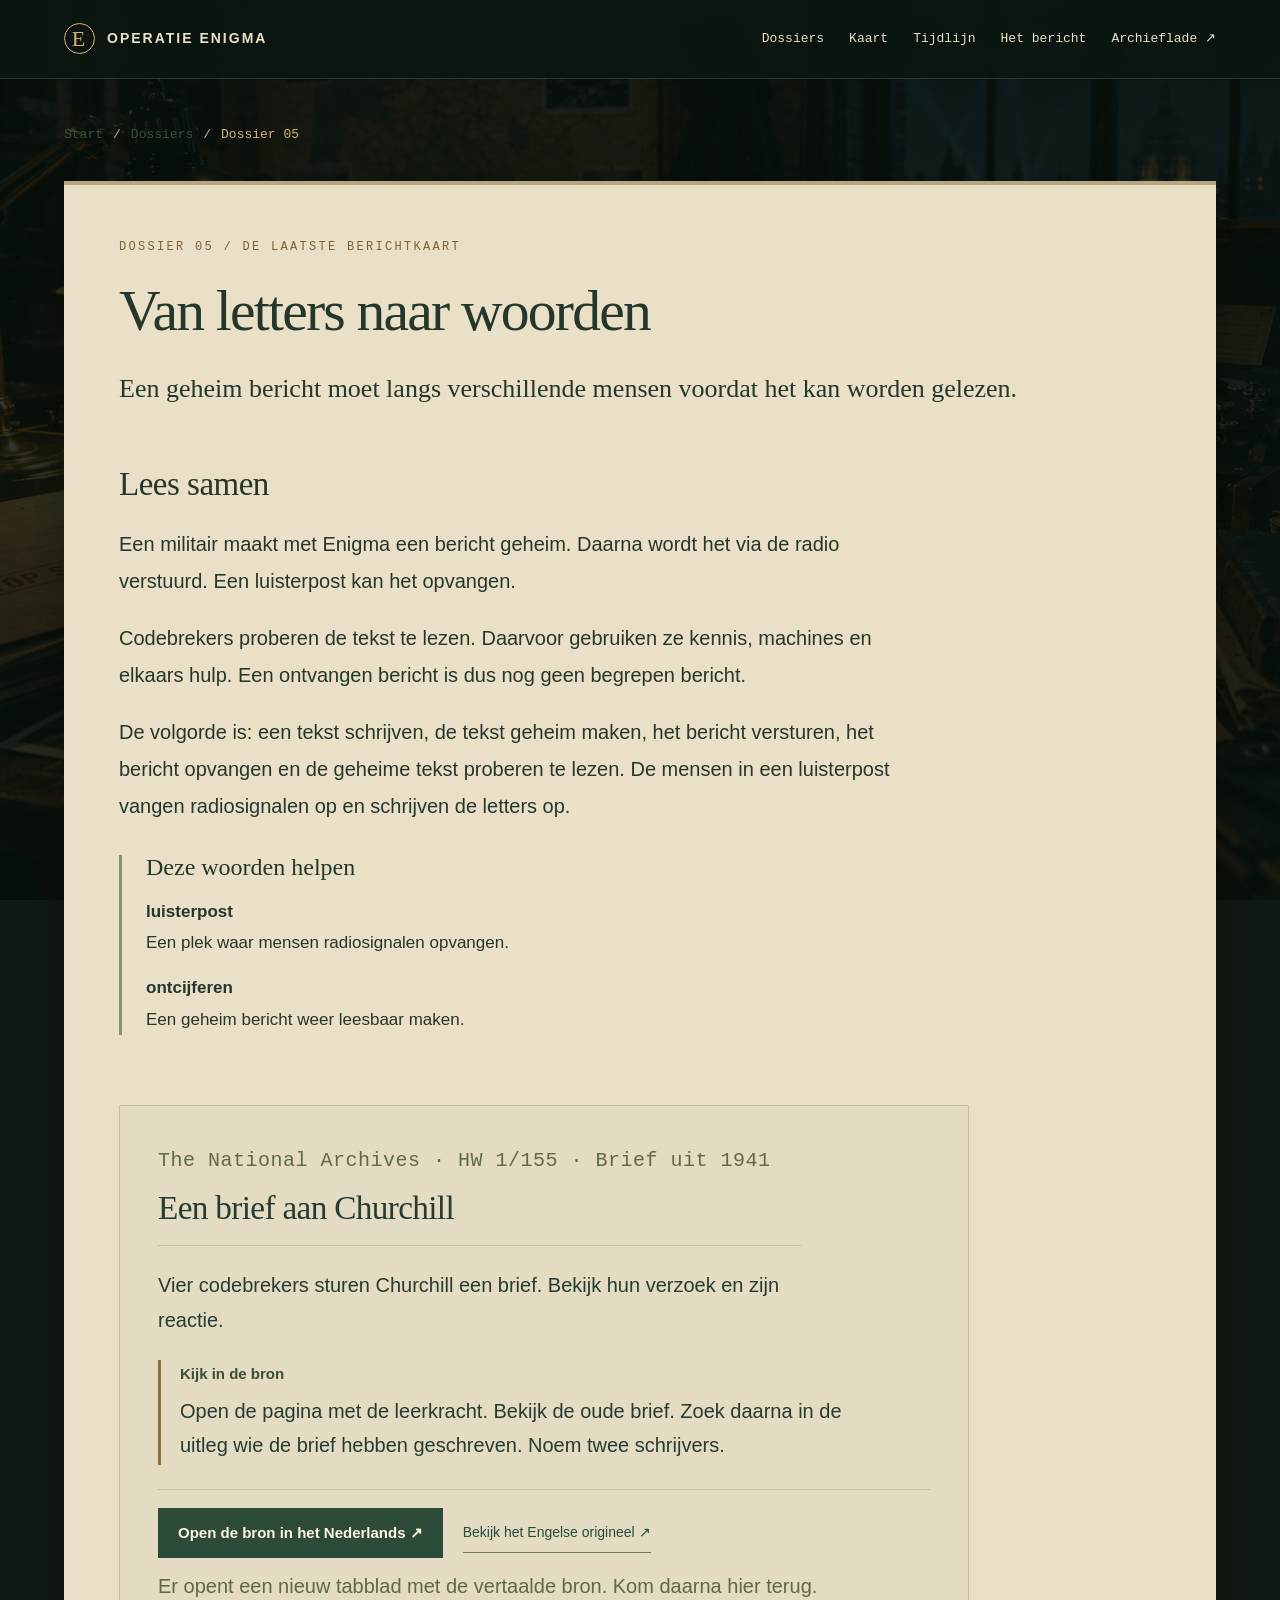
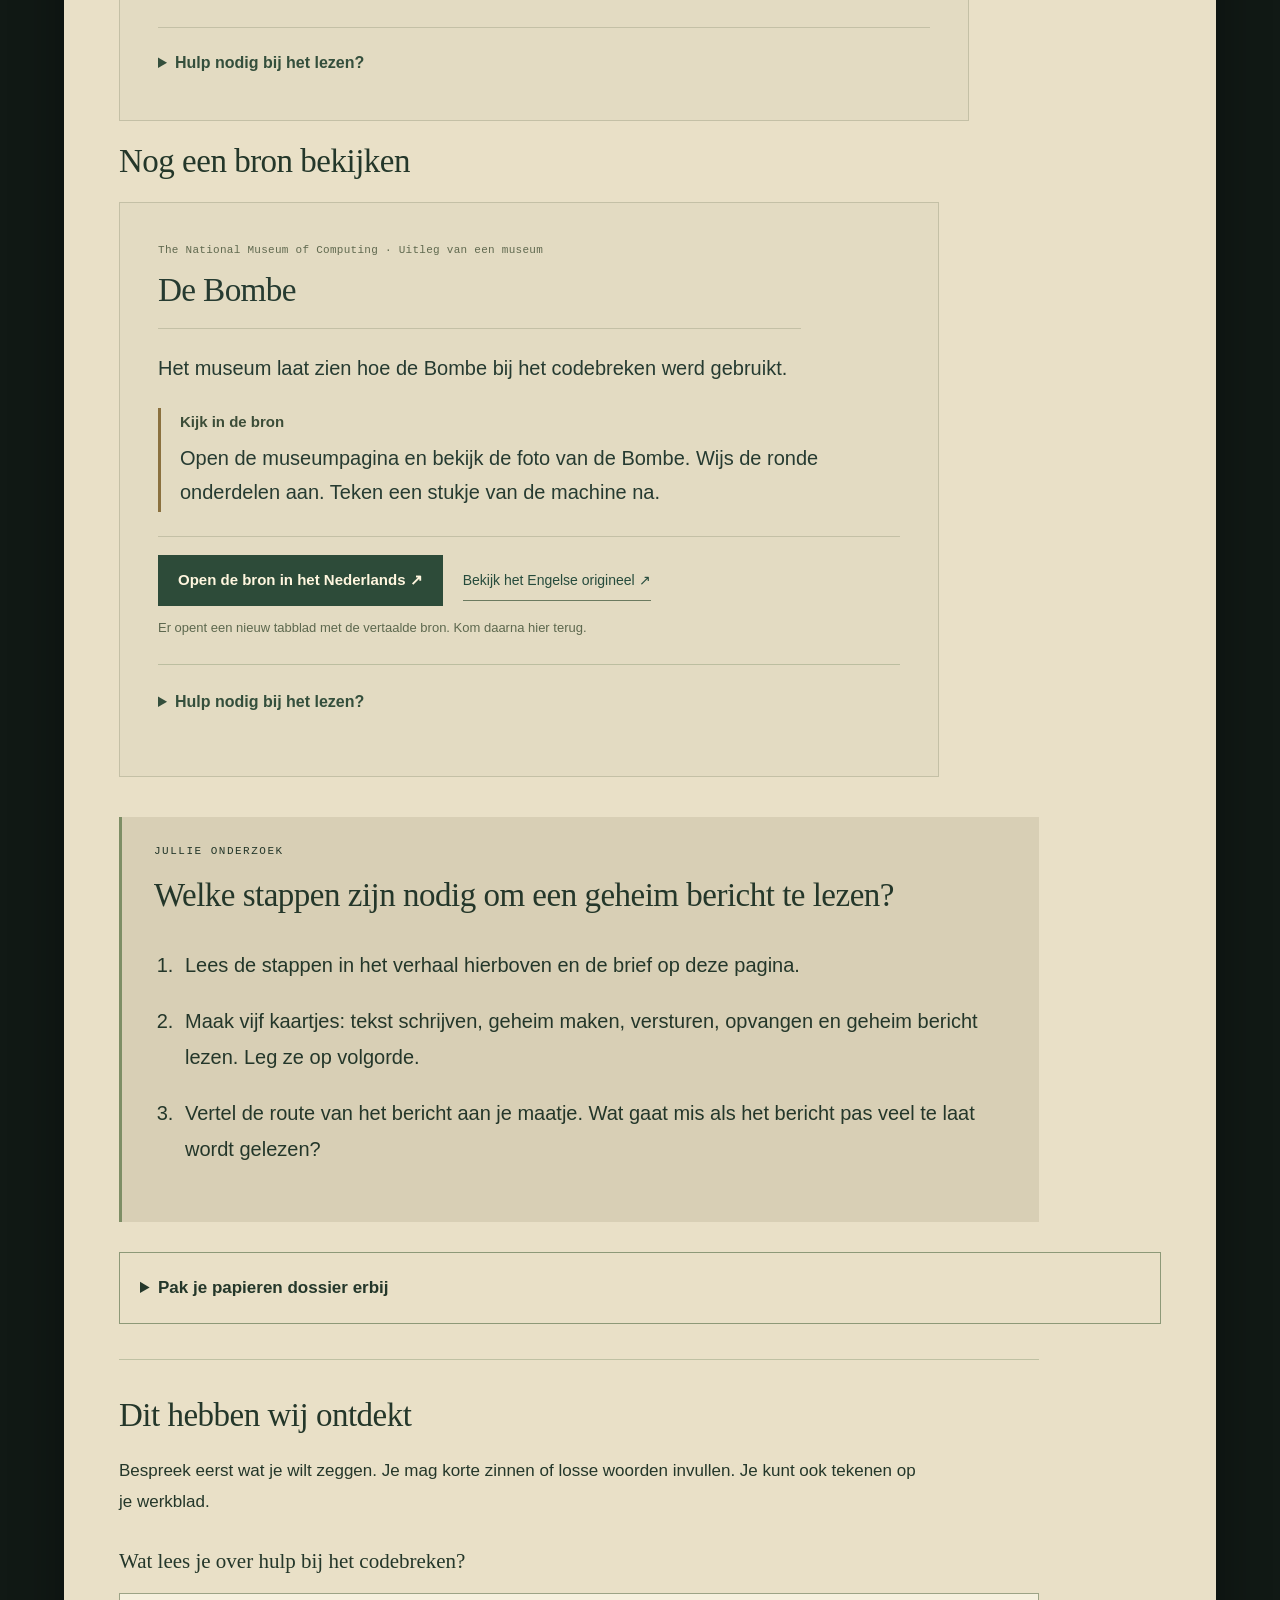
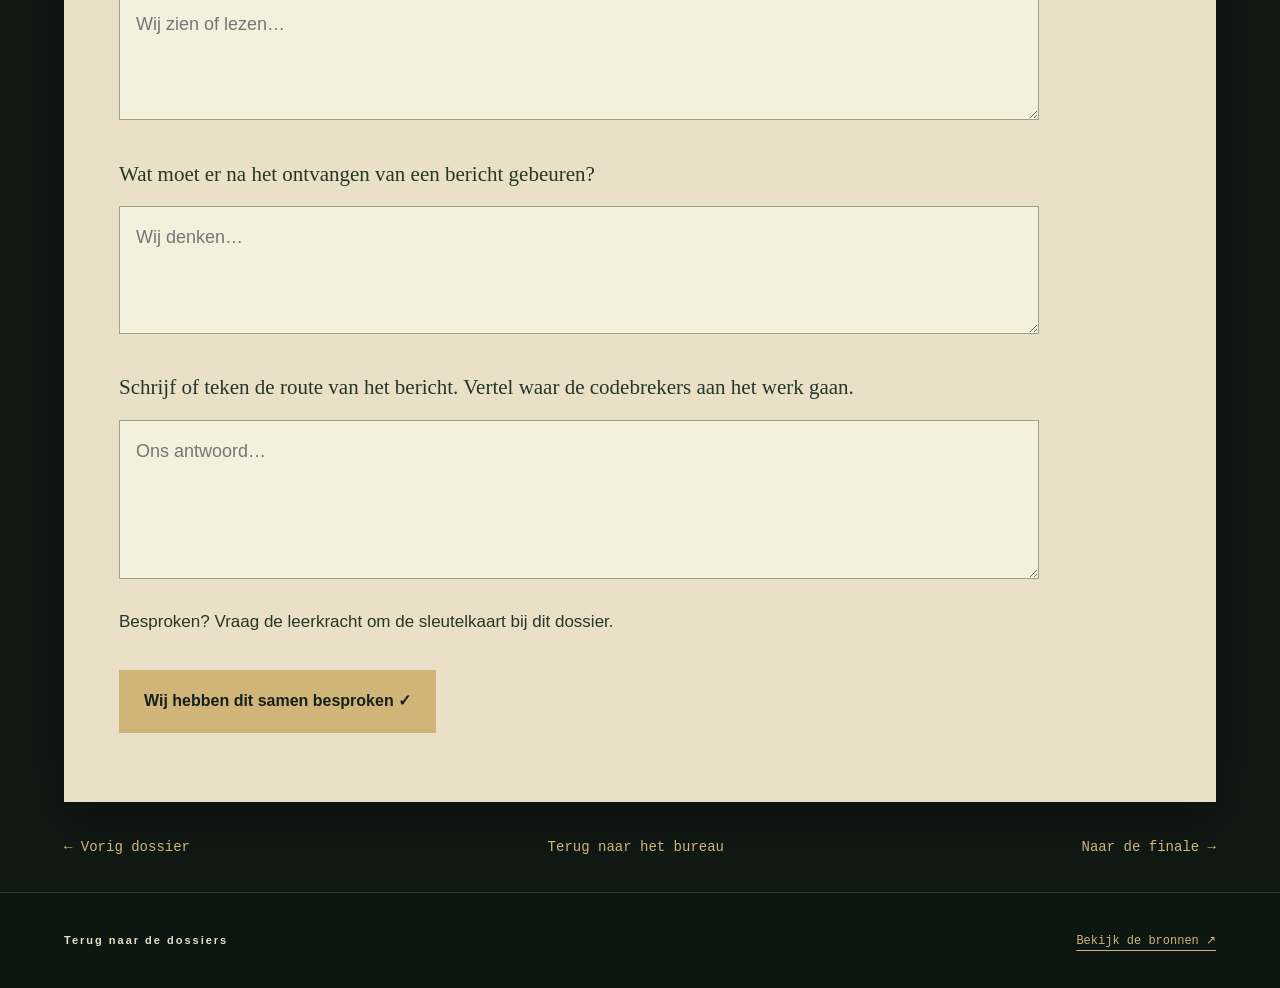
<file: dossier-5.html>
<!doctype html>
<html lang="nl"><head><meta charset="utf-8"><meta name="viewport" content="width=device-width,initial-scale=1"><meta name="theme-color" content="#101c1a"><meta name="description" content="Onderzoek samen het verhaal van Alan Turing en de codebrekers. Voor groep 5/6."><title>Dossier 5 · Groep 5/6</title><link rel="stylesheet" href="style.css"><link rel="stylesheet" href="pages.css"><link rel="stylesheet" href="school.css"><script src="content.js" defer></script><script src="site.js" defer></script><link rel="stylesheet" href="finish.css"></head>
<body data-view="dossier-5" data-level="56"><a class="skip" href="#main">Naar de inhoud</a><header class="topbar"><a class="brand" href="index.html"><span class="brand-mark" aria-hidden="true">E</span> OPERATIE ENIGMA</a><nav aria-label="Hoofdnavigatie"><a href="bureau.html">Dossiers</a><a href="kaart.html">Kaart</a><a href="tijdlijn.html">Tijdlijn</a><a href="finale.html">Het bericht</a><button type="button" id="open-materials">Archieflade ↗</button></nav></header><main id="main"></main><footer><a class="brand" href="bureau.html">Terug naar de dossiers</a><button class="text-button" id="open-sources" type="button">Bekijk de bronnen ↗</button></footer><dialog class="school-dialog" id="modal" aria-labelledby="modal-title"><button class="close" id="modal-close" type="button" aria-label="Venster sluiten">×</button><h2 id="modal-title" tabindex="-1"></h2><div id="modal-content"></div></dialog><noscript><p class="noscript">Zet JavaScript aan om de dossiers te openen. De werkbladen staan in de map print.</p></noscript></body></html>
</file>
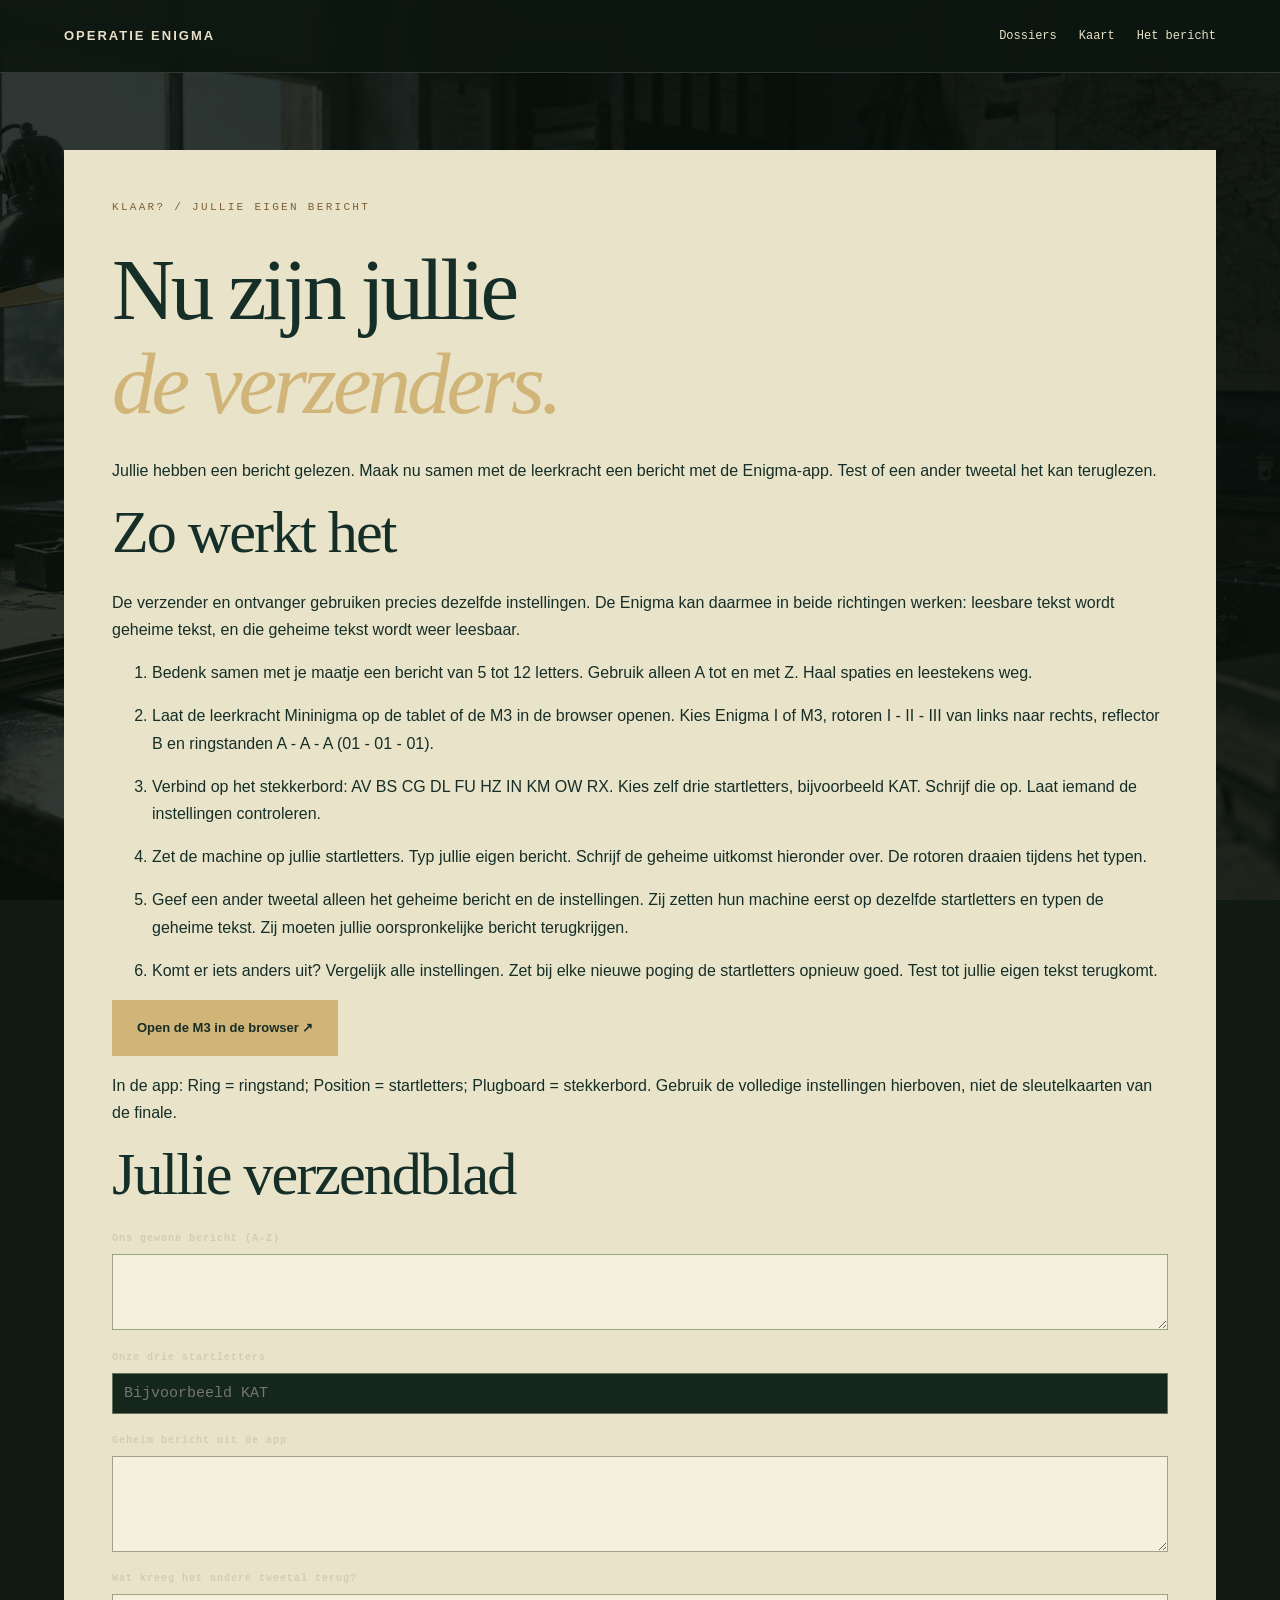
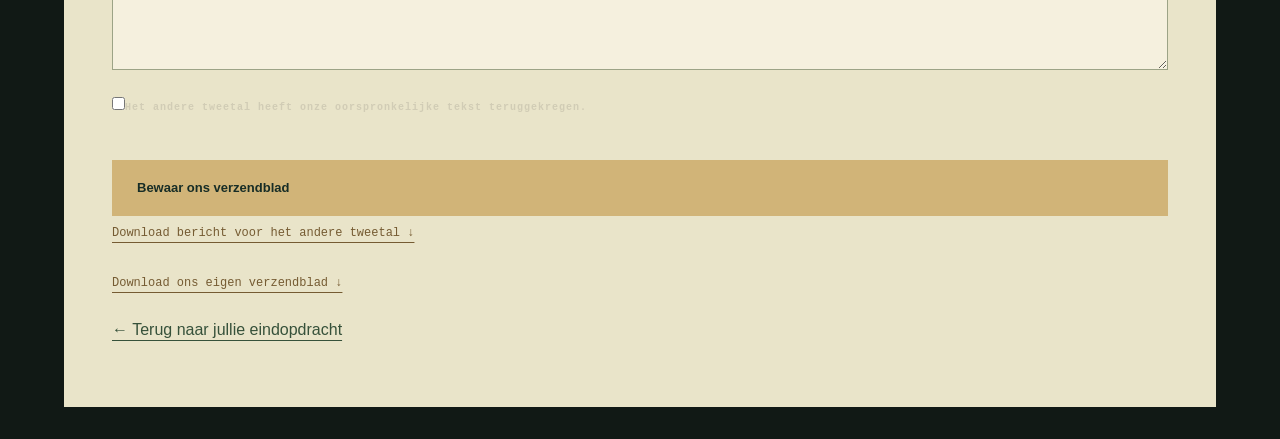
<file: eigen-bericht.html>
<!doctype html><html lang="nl"><head><meta charset="utf-8"><meta name="viewport" content="width=device-width,initial-scale=1"><title>Maak je eigen Enigma-bericht</title><link rel="stylesheet" href="style.css"><link rel="stylesheet" href="pages.css"><script defer src="eigen-bericht.js"></script><link rel="stylesheet" href="finish.css"></head><body data-view="eigen-bericht" data-level="56"><a class="skip-link" href="#main">Naar de inhoud</a><header class="topbar"><a class="brand" href="index.html">OPERATIE ENIGMA</a><nav aria-label="Hoofdnavigatie"><a href="bureau.html">Dossiers</a><a href="kaart.html">Kaart</a><a href="finale.html">Het bericht</a></nav></header><main id="main"><article class="dossier-page"><div class="message-card"><p class="eyebrow">KLAAR? / JULLIE EIGEN BERICHT</p><h1>Nu zijn jullie<br><em>de verzenders.</em></h1><p>Jullie hebben een bericht gelezen. Maak nu samen met de leerkracht een bericht met de Enigma-app. Test of een ander tweetal het kan teruglezen.</p><h2>Zo werkt het</h2><p>De verzender en ontvanger gebruiken precies dezelfde instellingen. De Enigma kan daarmee in beide richtingen werken: leesbare tekst wordt geheime tekst, en die geheime tekst wordt weer leesbaar.</p><ol><li>Bedenk samen met je maatje een bericht van 5 tot 12 letters. Gebruik alleen A tot en met Z. Haal spaties en leestekens weg.</li><li>Laat de leerkracht Mininigma op de tablet of de M3 in de browser openen. Kies Enigma I of M3, rotoren I - II - III van links naar rechts, reflector B en ringstanden A - A - A (01 - 01 - 01).</li><li>Verbind op het stekkerbord: AV BS CG DL FU HZ IN KM OW RX. Kies zelf drie startletters, bijvoorbeeld KAT. Schrijf die op. Laat iemand de instellingen controleren.</li><li>Zet de machine op jullie startletters. Typ jullie eigen bericht. Schrijf de geheime uitkomst hieronder over. De rotoren draaien tijdens het typen.</li><li>Geef een ander tweetal alleen het geheime bericht en de instellingen. Zij zetten hun machine eerst op dezelfde startletters en typen de geheime tekst. Zij moeten jullie oorspronkelijke bericht terugkrijgen.</li><li>Komt er iets anders uit? Vergelijk alle instellingen. Zet bij elke nieuwe poging de startletters opnieuw goed. Test tot jullie eigen tekst terugkomt.</li></ol><p><a class="primary" href="https://cryptii.com/pipes/enigma-machine/" target="_blank" rel="noopener">Open de M3 in de browser ↗</a></p><p>In de app: Ring = ringstand; Position = startletters; Plugboard = stekkerbord. Gebruik de volledige instellingen hierboven, niet de sleutelkaarten van de finale.</p><form id="own-form"><h2>Jullie verzendblad</h2><label for="own-plain">Ons gewone bericht (A-Z)</label><textarea id="own-plain" rows="2" required pattern="[A-Za-z]+"></textarea><label for="own-start">Onze drie startletters</label><input id="own-start" maxlength="3" pattern="[A-Za-z]{3}" required placeholder="Bijvoorbeeld KAT"><label for="own-cipher">Geheim bericht uit de app</label><textarea id="own-cipher" rows="3" required></textarea><label for="own-result">Wat kreeg het andere tweetal terug?</label><textarea id="own-result" rows="2"></textarea><label><input id="own-tested" type="checkbox" style="display:inline;width:auto">Het andere tweetal heeft onze oorspronkelijke tekst teruggekregen.</label><p id="own-status" role="status"></p><button class="primary" type="submit">Bewaar ons verzendblad</button> <button class="text-button" id="own-packet" type="button">Download bericht voor het andere tweetal ↓</button><p><button class="text-button" id="own-download" type="button">Download ons eigen verzendblad ↓</button></p></form><p><a href="na-de-oorlog.html">← Terug naar jullie eindopdracht</a></p></div></article></main></body></html>
</file>
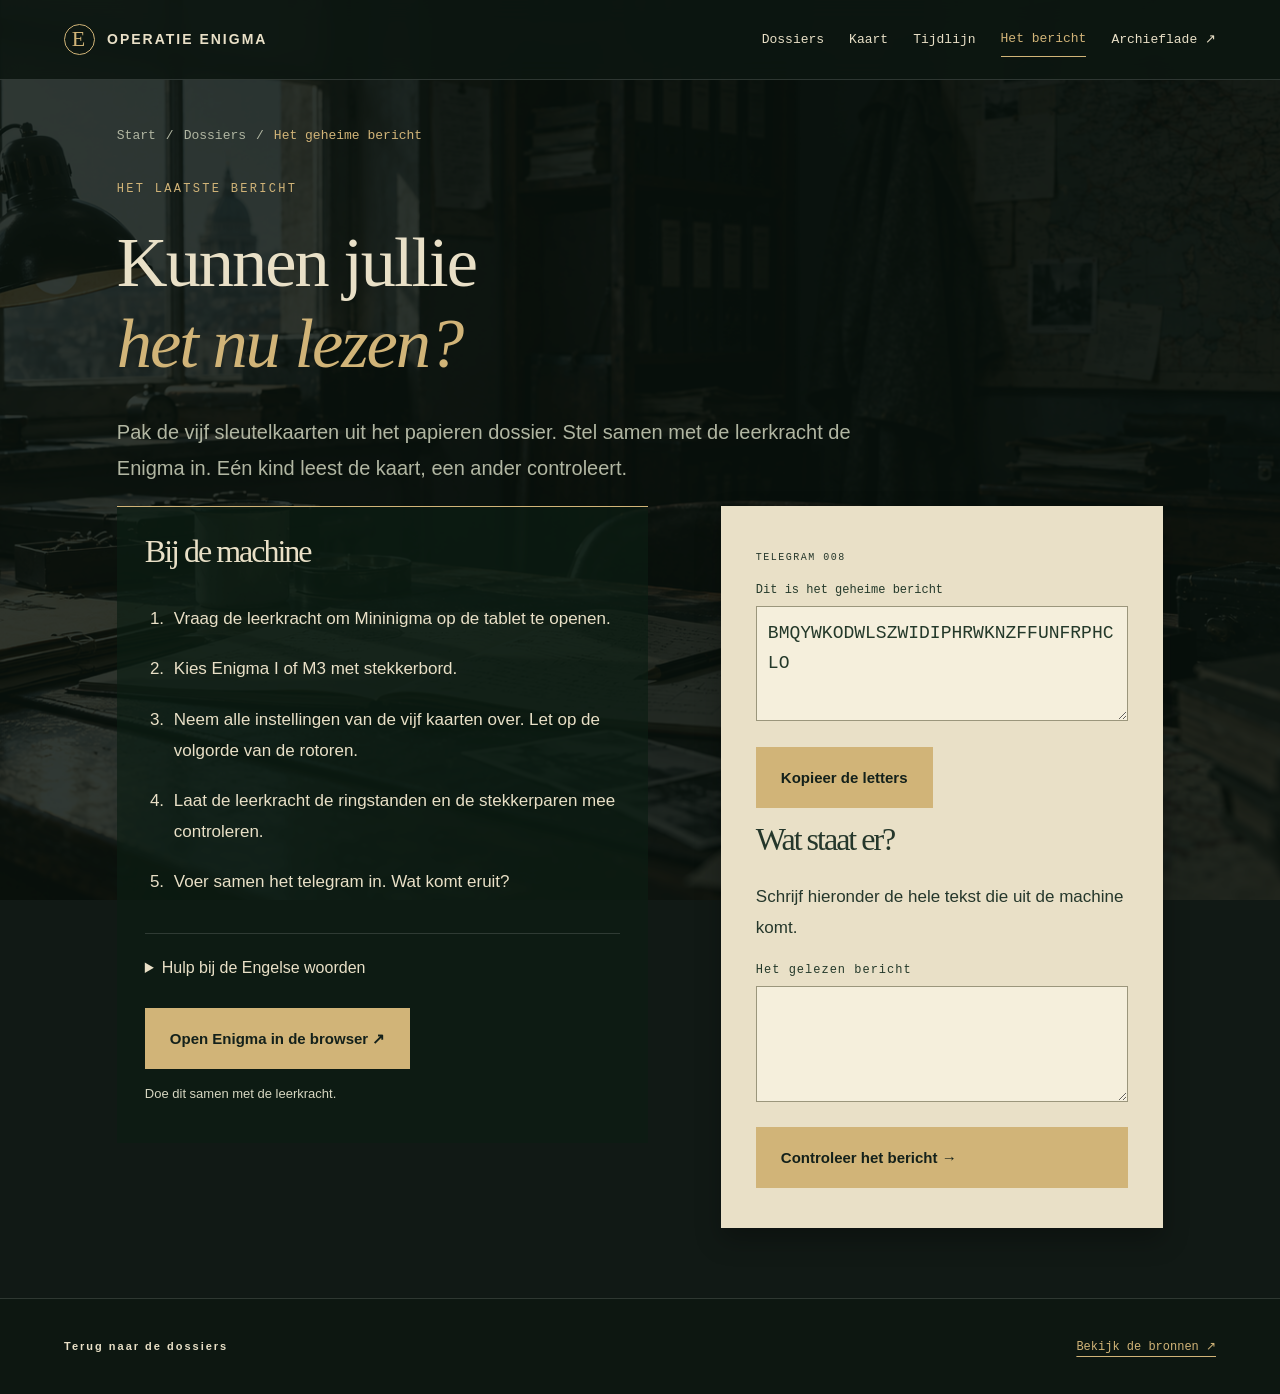
<file: finale.html>
<!doctype html>
<html lang="nl"><head><meta charset="utf-8"><meta name="viewport" content="width=device-width,initial-scale=1"><meta name="theme-color" content="#101c1a"><meta name="description" content="Onderzoek samen het verhaal van Alan Turing en de codebrekers. Voor groep 5/6."><title>Het geheime bericht · Groep 5/6</title><link rel="stylesheet" href="style.css"><link rel="stylesheet" href="pages.css"><link rel="stylesheet" href="school.css"><script src="content.js" defer></script><script src="site.js" defer></script><link rel="stylesheet" href="finish.css"></head>
<body data-view="finale" data-level="56"><a class="skip" href="#main">Naar de inhoud</a><header class="topbar"><a class="brand" href="index.html"><span class="brand-mark" aria-hidden="true">E</span> OPERATIE ENIGMA</a><nav aria-label="Hoofdnavigatie"><a href="bureau.html">Dossiers</a><a href="kaart.html">Kaart</a><a href="tijdlijn.html">Tijdlijn</a><a href="finale.html">Het bericht</a><button type="button" id="open-materials">Archieflade ↗</button></nav></header><main id="main"></main><footer><a class="brand" href="bureau.html">Terug naar de dossiers</a><button class="text-button" id="open-sources" type="button">Bekijk de bronnen ↗</button></footer><dialog class="school-dialog" id="modal" aria-labelledby="modal-title"><button class="close" id="modal-close" type="button" aria-label="Venster sluiten">×</button><h2 id="modal-title" tabindex="-1"></h2><div id="modal-content"></div></dialog><noscript><p class="noscript">Zet JavaScript aan om de dossiers te openen. De werkbladen staan in de map print.</p></noscript></body></html>
</file>
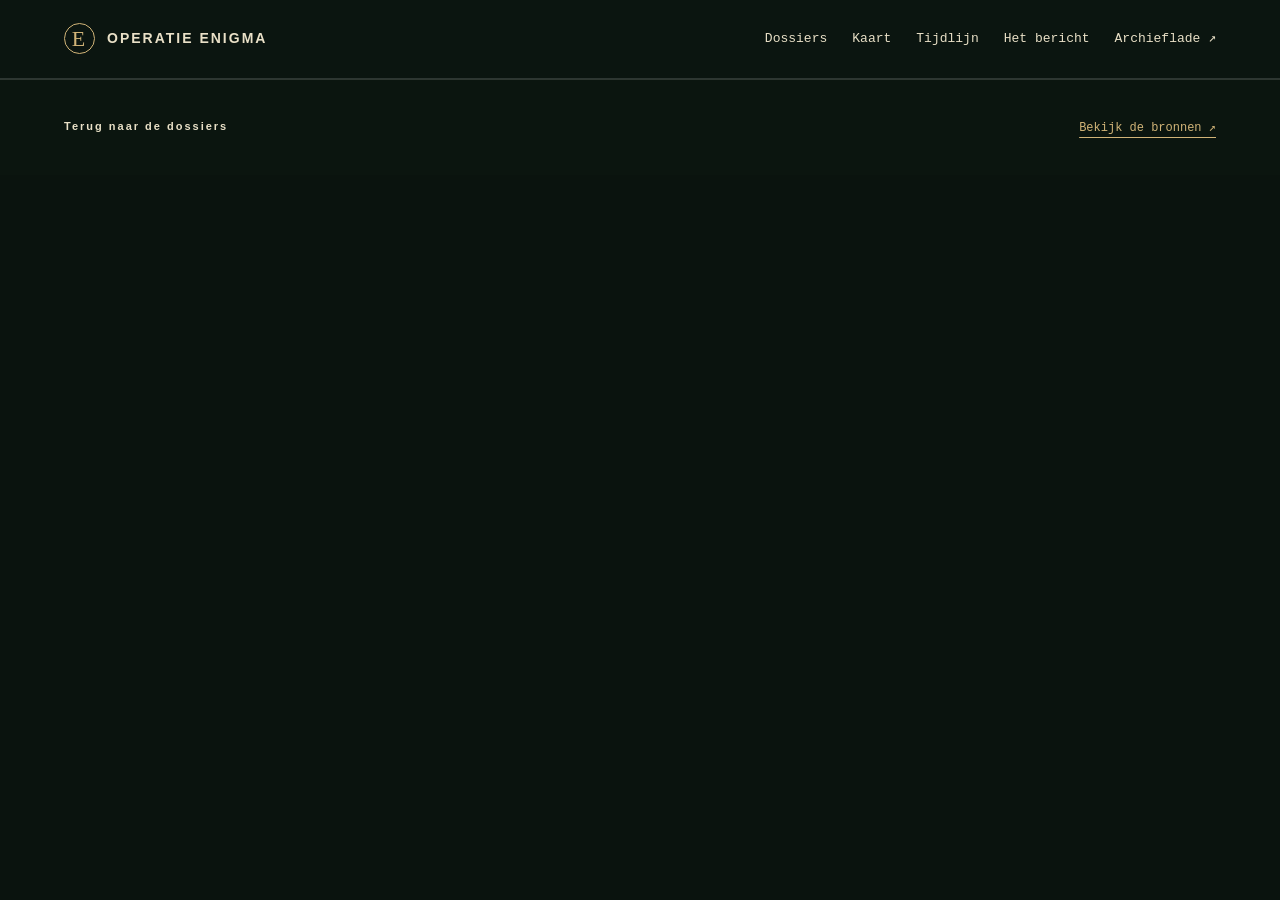
<file: getuigen.html>
<!doctype html><html lang="nl"><head><meta charset="utf-8"><meta http-equiv="refresh" content="0;url=na-de-oorlog.html"><title>Alan na de oorlog</title></head><body><a href="na-de-oorlog.html">Open het slotdossier: Alan na de oorlog →</a></body></html>
</file>
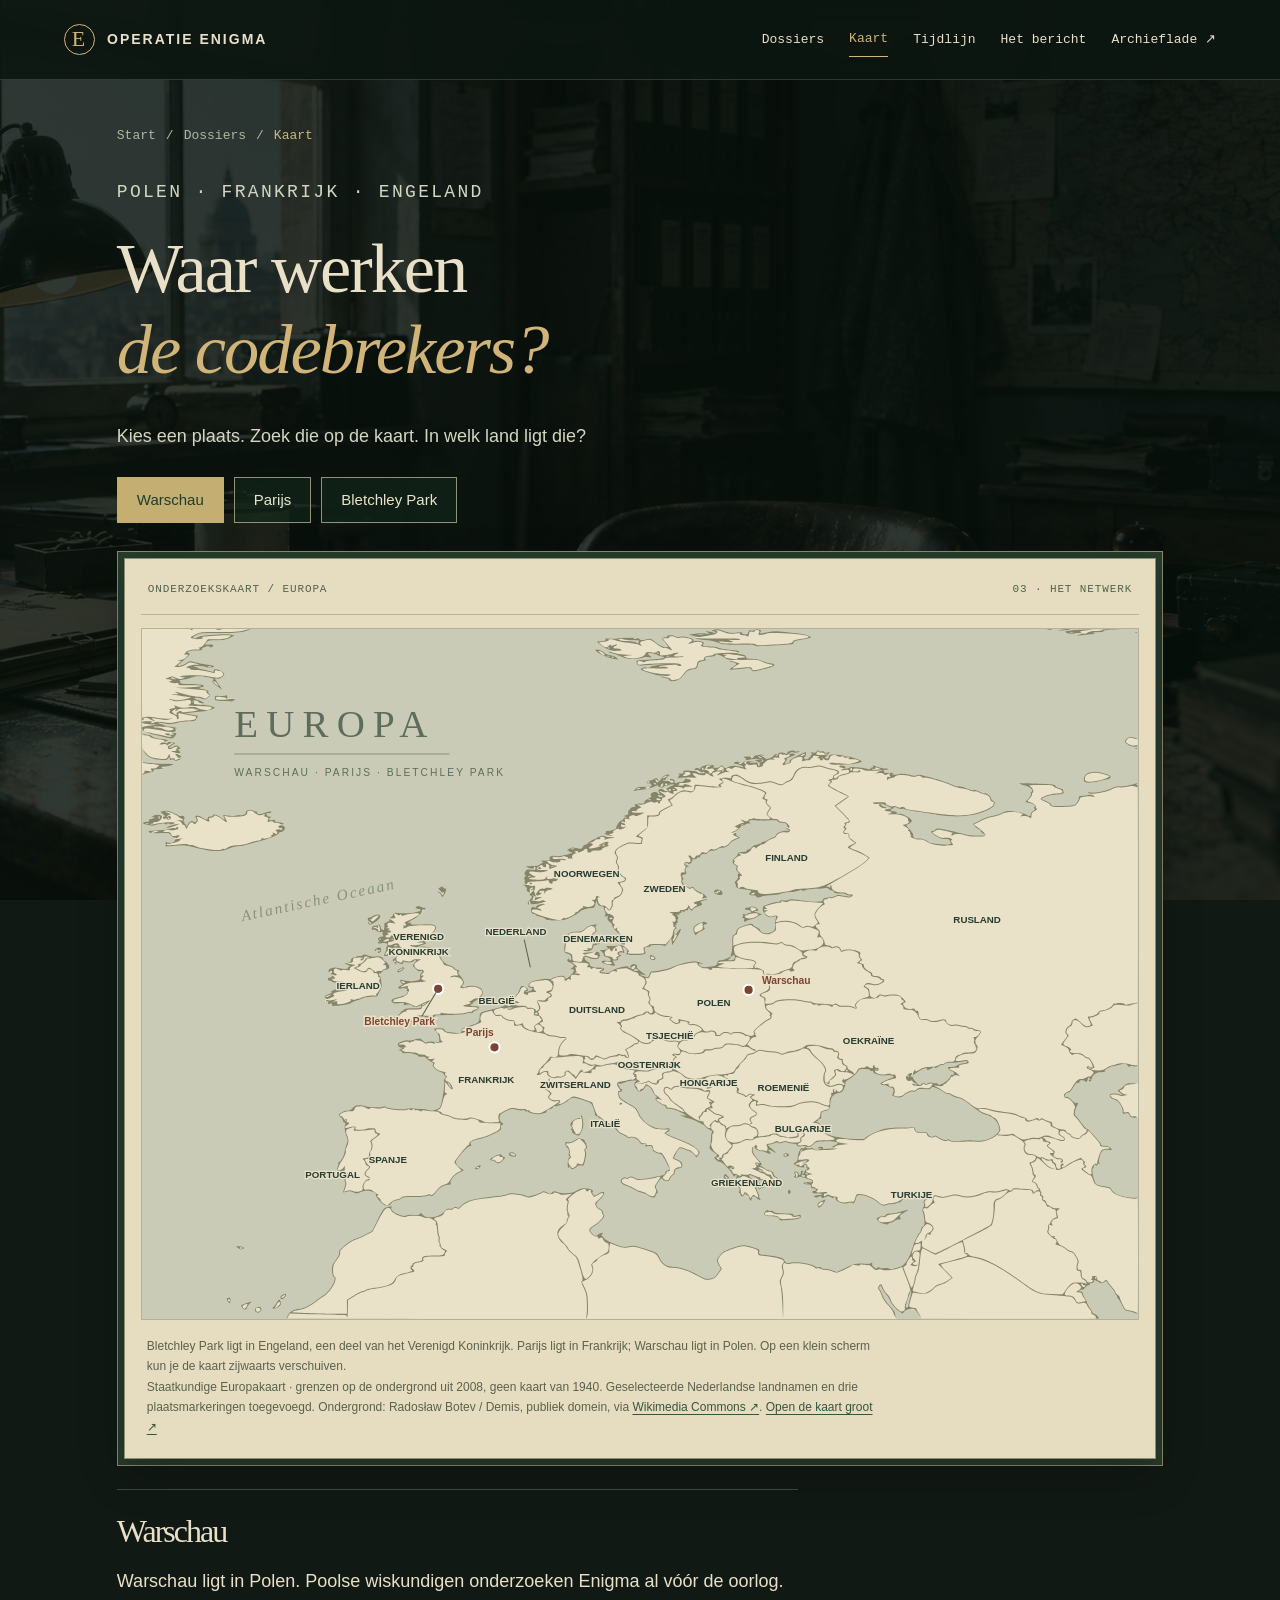
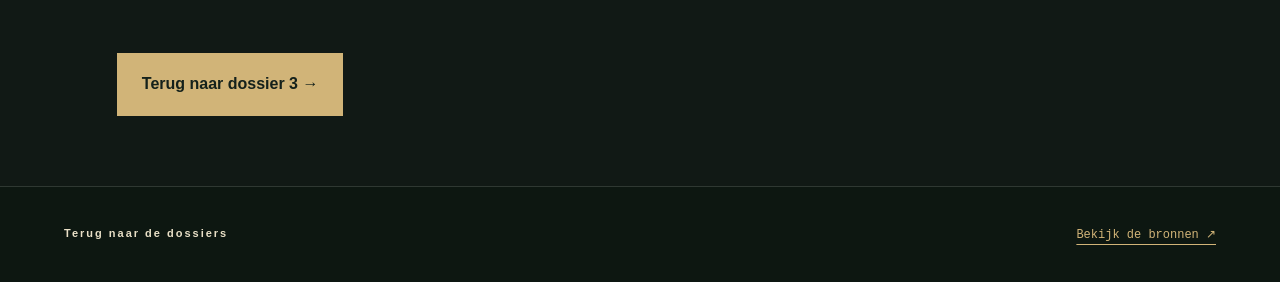
<file: kaart.html>
<!doctype html>
<html lang="nl"><head><meta charset="utf-8"><meta name="viewport" content="width=device-width,initial-scale=1"><meta name="theme-color" content="#101c1a"><meta name="description" content="Onderzoek samen het verhaal van Alan Turing en de codebrekers. Voor groep 5/6."><title>De kaart · Groep 5/6</title><link rel="stylesheet" href="style.css"><link rel="stylesheet" href="pages.css"><link rel="stylesheet" href="school.css"><script src="content.js" defer></script><script src="site.js" defer></script><link rel="stylesheet" href="finish.css"></head>
<body data-view="kaart" data-level="56"><a class="skip" href="#main">Naar de inhoud</a><header class="topbar"><a class="brand" href="index.html"><span class="brand-mark" aria-hidden="true">E</span> OPERATIE ENIGMA</a><nav aria-label="Hoofdnavigatie"><a href="bureau.html">Dossiers</a><a href="kaart.html">Kaart</a><a href="tijdlijn.html">Tijdlijn</a><a href="finale.html">Het bericht</a><button type="button" id="open-materials">Archieflade ↗</button></nav></header><main id="main"></main><footer><a class="brand" href="bureau.html">Terug naar de dossiers</a><button class="text-button" id="open-sources" type="button">Bekijk de bronnen ↗</button></footer><dialog class="school-dialog" id="modal" aria-labelledby="modal-title"><button class="close" id="modal-close" type="button" aria-label="Venster sluiten">×</button><h2 id="modal-title" tabindex="-1"></h2><div id="modal-content"></div></dialog><noscript><p class="noscript">Zet JavaScript aan om de dossiers te openen. De werkbladen staan in de map print.</p></noscript></body></html>
</file>
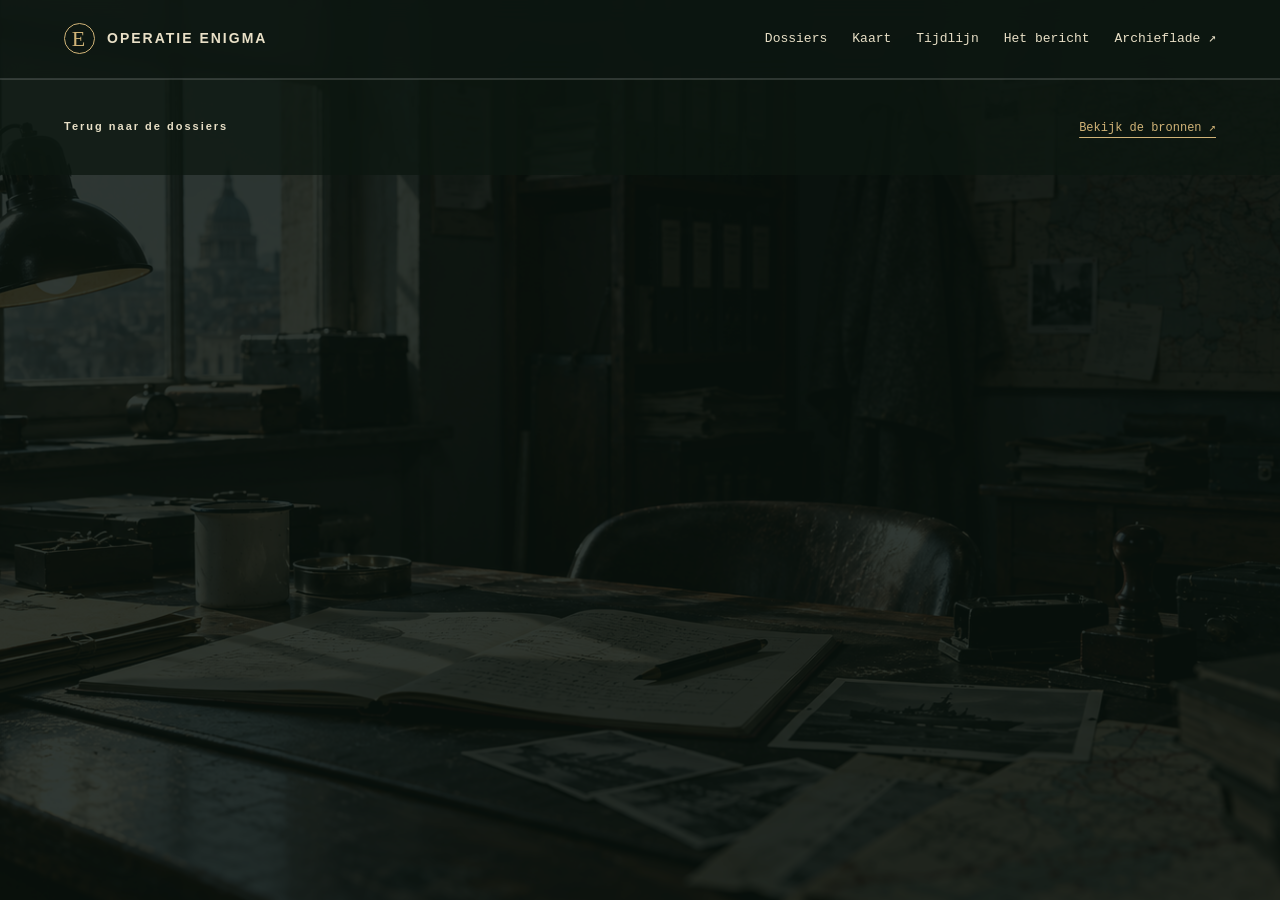
<file: na-de-oorlog.html>
<!doctype html>
<html lang="nl"><head><meta charset="utf-8"><meta name="viewport" content="width=device-width,initial-scale=1"><meta name="theme-color" content="#101c1a"><meta name="description" content="Onderzoek samen het verhaal van Alan Turing en de codebrekers. Voor groep 5/6."><title>Alan na de oorlog · Groep 5/6</title><link rel="stylesheet" href="style.css"><link rel="stylesheet" href="pages.css"><link rel="stylesheet" href="school.css"><script src="content.js" defer></script><script src="site.js" defer></script><link rel="stylesheet" href="finish.css"></head>
<body data-view="slotdossier" data-level="56"><a class="skip" href="#main">Naar de inhoud</a><header class="topbar"><a class="brand" href="index.html"><span class="brand-mark" aria-hidden="true">E</span> OPERATIE ENIGMA</a><nav aria-label="Hoofdnavigatie"><a href="bureau.html">Dossiers</a><a href="kaart.html">Kaart</a><a href="tijdlijn.html">Tijdlijn</a><a href="finale.html">Het bericht</a><button type="button" id="open-materials">Archieflade ↗</button></nav></header><main id="main"></main><footer><a class="brand" href="bureau.html">Terug naar de dossiers</a><button class="text-button" id="open-sources" type="button">Bekijk de bronnen ↗</button></footer><dialog class="school-dialog" id="modal" aria-labelledby="modal-title"><button class="close" id="modal-close" type="button" aria-label="Venster sluiten">×</button><h2 id="modal-title" tabindex="-1"></h2><div id="modal-content"></div></dialog><noscript><p class="noscript">Zet JavaScript aan om de dossiers te openen. De werkbladen staan in de map print.</p></noscript></body></html>
</file>
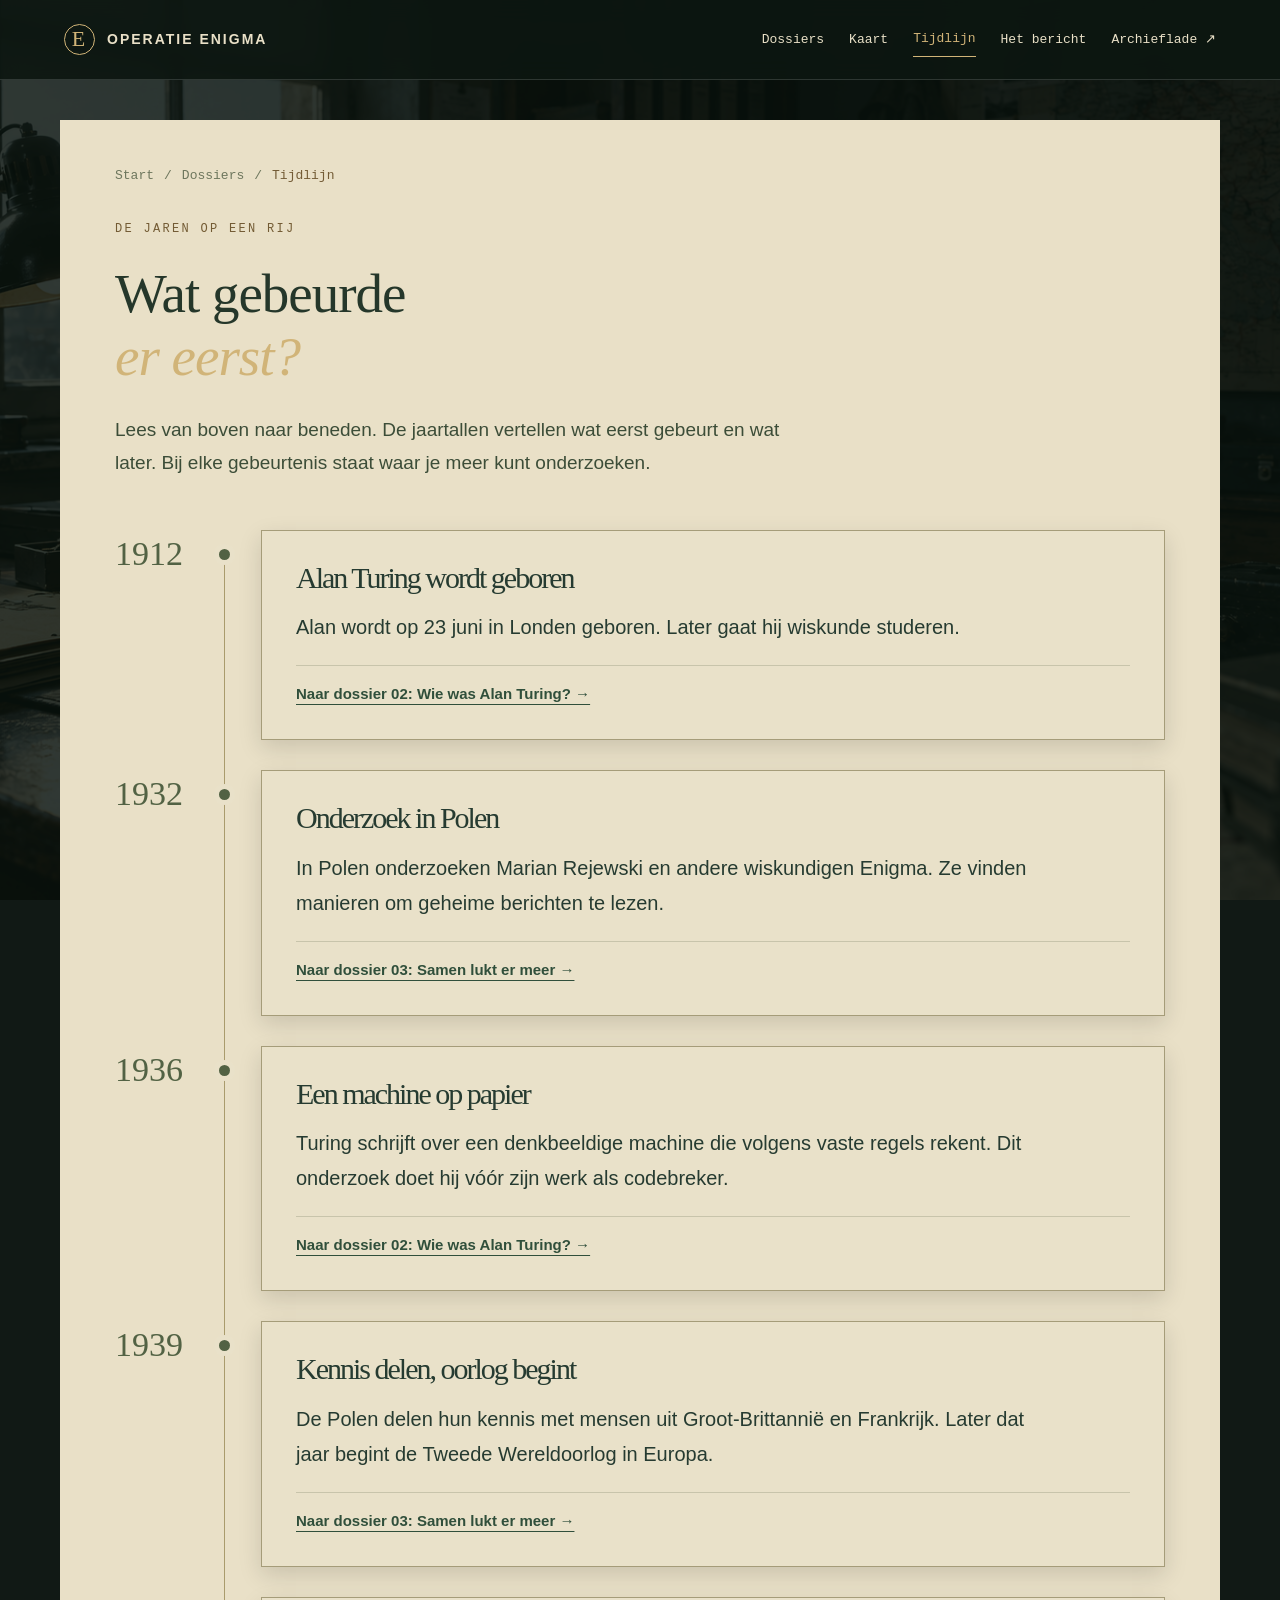
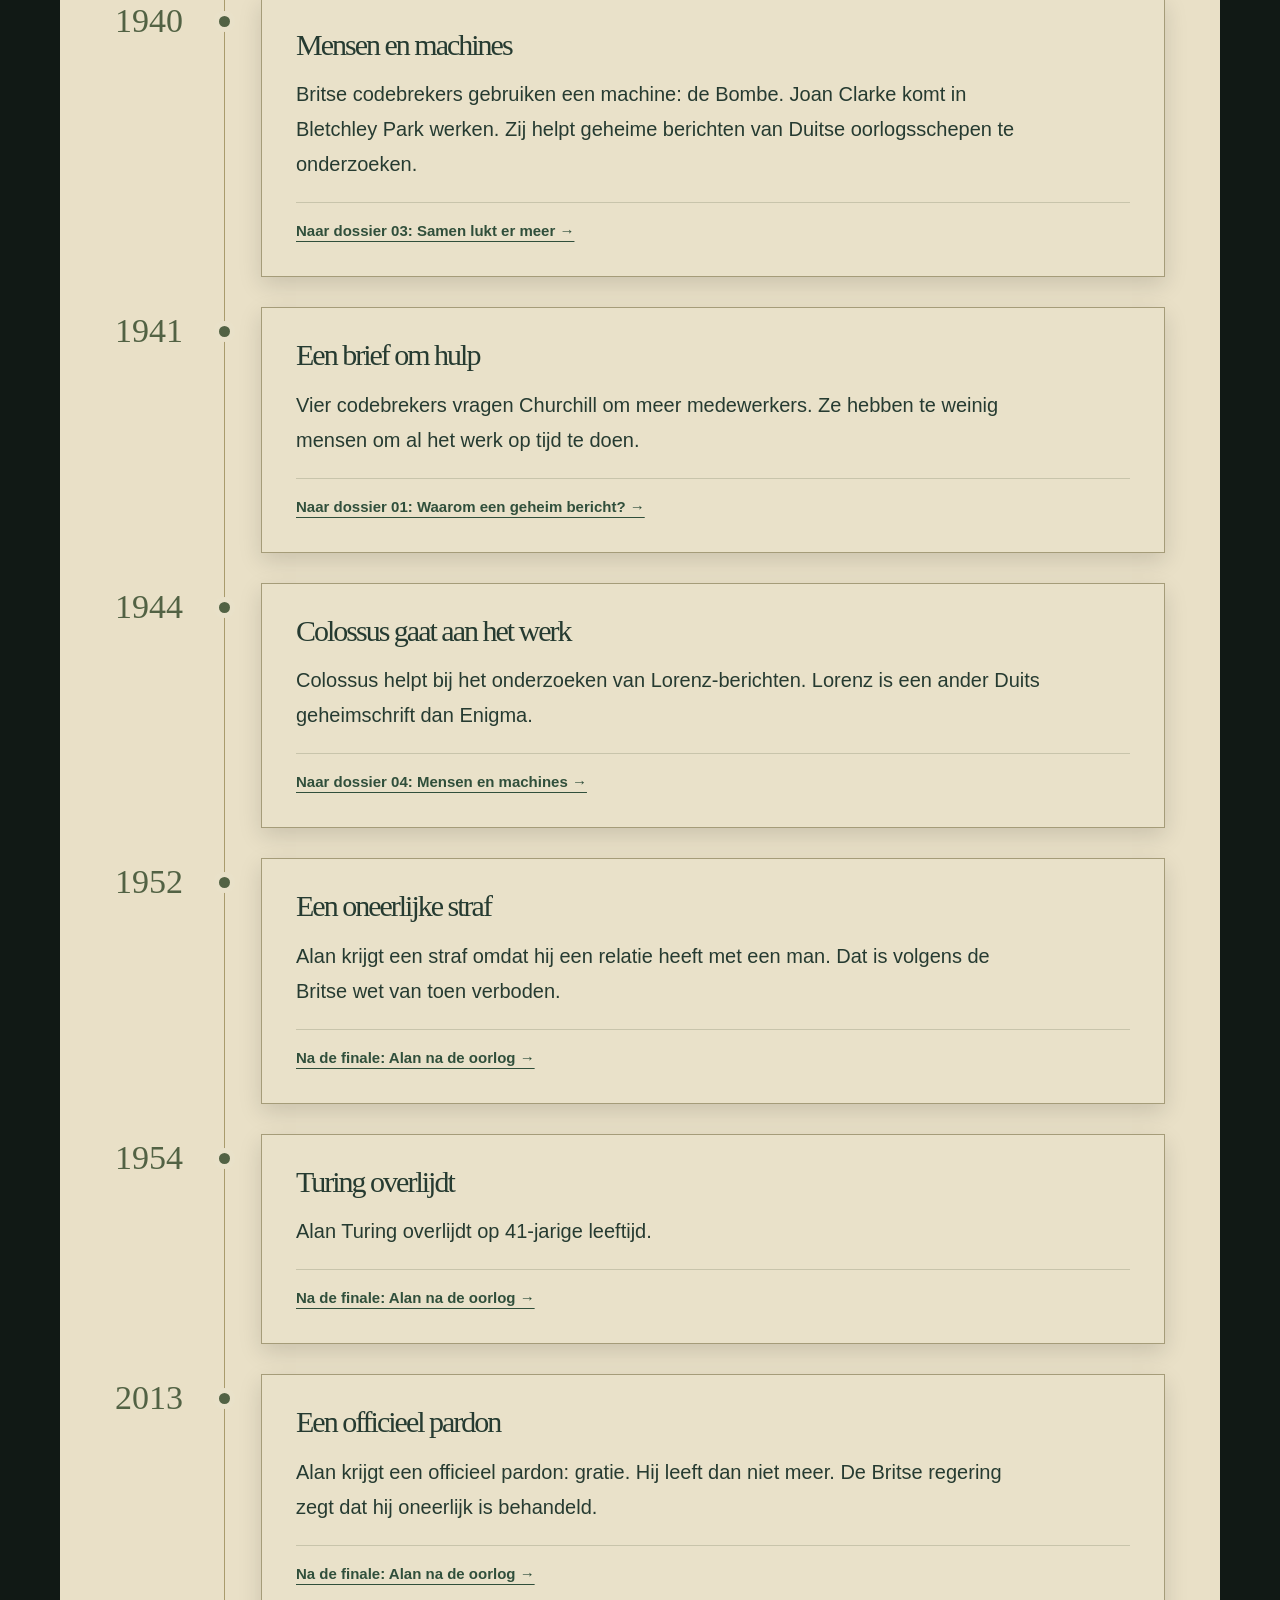
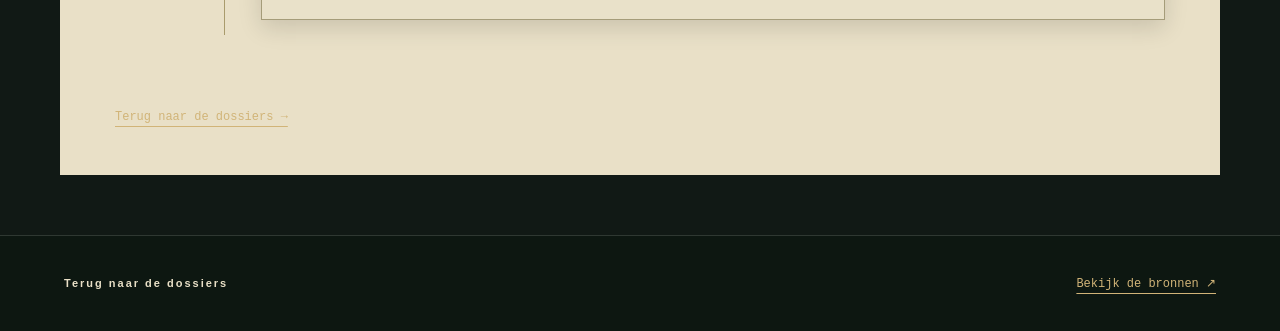
<file: tijdlijn.html>
<!doctype html>
<html lang="nl"><head><meta charset="utf-8"><meta name="viewport" content="width=device-width,initial-scale=1"><meta name="theme-color" content="#101c1a"><meta name="description" content="Onderzoek samen het verhaal van Alan Turing en de codebrekers. Voor groep 5/6."><title>De tijdlijn · Groep 5/6</title><link rel="stylesheet" href="style.css"><link rel="stylesheet" href="pages.css"><link rel="stylesheet" href="school.css"><script src="content.js" defer></script><script src="site.js" defer></script><link rel="stylesheet" href="finish.css"></head>
<body data-view="tijdlijn" data-level="56"><a class="skip" href="#main">Naar de inhoud</a><header class="topbar"><a class="brand" href="index.html"><span class="brand-mark" aria-hidden="true">E</span> OPERATIE ENIGMA</a><nav aria-label="Hoofdnavigatie"><a href="bureau.html">Dossiers</a><a href="kaart.html">Kaart</a><a href="tijdlijn.html">Tijdlijn</a><a href="finale.html">Het bericht</a><button type="button" id="open-materials">Archieflade ↗</button></nav></header><main id="main"></main><footer><a class="brand" href="bureau.html">Terug naar de dossiers</a><button class="text-button" id="open-sources" type="button">Bekijk de bronnen ↗</button></footer><dialog class="school-dialog" id="modal" aria-labelledby="modal-title"><button class="close" id="modal-close" type="button" aria-label="Venster sluiten">×</button><h2 id="modal-title" tabindex="-1"></h2><div id="modal-content"></div></dialog><noscript><p class="noscript">Zet JavaScript aan om de dossiers te openen. De werkbladen staan in de map print.</p></noscript></body></html>
</file>
<file: style.css>
:root{--ink:#101c1a;--deep:#0b1412;--green:#20362d;--paper:#e9e0c7;--gold:#d1b478;--muted:#b1b6a2;--red:#8c4033;--line:#ffffff24;--serif:Georgia,'Times New Roman',serif;--mono:'Courier New',monospace}*{box-sizing:border-box}html{scroll-behavior:smooth;scroll-padding-top:90px}body{margin:0;background:var(--ink);color:var(--paper);font:16px/1.65 Arial,Helvetica,sans-serif}body:has(dialog[open]){overflow:hidden}a{color:inherit;text-underline-offset:5px}button,input,select,textarea{font:inherit}button,a,input,textarea,select{touch-action:manipulation}button{cursor:pointer}button:disabled{cursor:not-allowed;opacity:.55}button{color:inherit}button:focus-visible,a:focus-visible,input:focus-visible,select:focus-visible,textarea:focus-visible,summary:focus-visible{outline:3px solid #daac55;outline-offset:5px}button{border:0}button,a{ -webkit-tap-highlight-color:transparent}button:not(.primary){background:transparent}.skip{position:fixed;top:-100px;left:16px;background:var(--paper);color:var(--ink);padding:10px;z-index:50}.skip:focus{top:10px}.topbar{display:flex;justify-content:space-between;align-items:center;padding:23px 4.5%;border-bottom:1px solid var(--line);position:relative;z-index:2;background:#101c1af0}.brand{display:flex;align-items:center;gap:12px;letter-spacing:2px;font-size:13px;font-weight:bold;text-decoration:none}.brand small{display:block;font:9px var(--mono);letter-spacing:1.5px;border-left:1px solid var(--line);padding-left:12px;max-width:130px;line-height:1.6}.brand-mark{display:inline-grid;place-items:center;border:1px solid var(--gold);border-radius:50%;width:31px;height:31px;color:var(--gold);font:22px var(--serif)}nav{display:flex;gap:25px;align-items:center}nav a,nav button{font:12px var(--mono);text-decoration:none;padding:7px 0}nav a:hover,nav button:hover{color:var(--gold)}nav #sound{border:1px solid var(--line);padding:7px 12px}.arrival{min-height:780px;height:calc(100svh - 87px);max-height:1020px;position:relative;overflow:hidden;background:radial-gradient(ellipse at 77% 35%,#4a523025,transparent 65%),linear-gradient(110deg,#101c1a 15%,#1e3026 67%,#0d1916)}.arrival:after,.room-stage:after{content:'';position:absolute;inset:0;pointer-events:none;background-image:url("data:image/svg+xml,%3Csvg viewBox='0 0 180 180' xmlns='http://www.w3.org/2000/svg'%3E%3Cfilter id='n'%3E%3CfeTurbulence type='fractalNoise' baseFrequency='.7' numOctaves='3' stitchTiles='stitch'/%3E%3C/filter%3E%3Cpath filter='url(%23n)' opacity='.12' d='M0 0h180v180H0z'/%3E%3C/svg%3E");opacity:.25}.coords{position:absolute;top:35px;left:4.5%;font:10px var(--mono);letter-spacing:1px;color:#9dAA94}.coords span{margin-left:25px}.hero-copy{position:relative;padding:106px 0 0 7%;width:56%;z-index:1}.eyebrow{font:11px var(--mono);letter-spacing:2.3px;color:var(--gold);text-transform:uppercase;margin:0 0 26px}.eyebrow i{display:inline-block;width:6px;height:6px;background:var(--gold);border-radius:50%;margin:0 8px 1px 0}h1,h2,h3{font-family:var(--serif);font-weight:normal;line-height:1.08}h1{font-size:clamp(66px,6.8vw,112px);letter-spacing:-4px;margin:0 0 26px}h1 em,h2 em{font-weight:normal;color:var(--gold)}h2{font-size:clamp(40px,4.7vw,70px);letter-spacing:-2px;margin:0 0 24px}h3{font-size:30px;margin:25px 0 18px}.intro{max-width:410px;font-size:16px;line-height:1.7}.muted{color:var(--muted)}.primary{display:inline-flex;align-items:center;justify-content:space-between;gap:25px;background:var(--gold);color:#14211b;padding:16px 24px;text-decoration:none;font-weight:bold;font-size:13px;border:1px solid var(--gold);transition:background .2s,transform .2s}.primary:hover{background:#e8cd91;transform:translateY(-2px)}.hero-copy>.primary{margin-top:22px}.hero-meta{font:10px var(--mono);margin-top:22px;color:var(--muted)}.hero-meta span{padding:0 8px}.hero-art{position:absolute;right:-1%;top:20px;width:53%;height:calc(100% - 90px)}.hero-machine{position:absolute;width:100%;right:-3%;top:0;transform:rotate(-8deg);filter:drop-shadow(0 30px 35px #0008);opacity:.95}.lightcone{position:absolute;width:90%;height:90%;top:-20%;right:-10%;background:radial-gradient(ellipse,#c8ac4533,transparent 65%);transform:rotate(-30deg)}.telegram{position:absolute!important;bottom:44px;left:8%;transform:rotate(-7deg);width:310px;padding:23px 25px 18px;color:#303c2c!important;background:#d8cb9f!important;box-shadow:4px 15px 35px #0006;text-align:left;border-top:5px solid #d0be90!important;transition:transform .25s}.telegram:hover{transform:rotate(-3deg) translateY(-8px)}.telegram-head{display:flex;justify-content:space-between;font:12px var(--mono);border-bottom:1px solid #33412a70;padding-bottom:16px}.telegram-head b{color:#853e30;border:1px solid;padding:2px 5px;transform:rotate(5deg)}.small-label{display:block;font:10px var(--mono);letter-spacing:1.5px;margin:18px 0}.telegram strong{font:24px/1.6 var(--mono);letter-spacing:2px}.telegram-foot{display:flex;justify-content:space-between;font:8px var(--mono);border-top:1px solid #33412a60;padding-top:14px;margin-top:15px}.telegram-foot span{font-size:20px}.art-note{position:absolute;bottom:2px;right:12%;font:9px var(--mono);color:#b6b69b}.arrival-bottom{position:absolute;bottom:0;width:91%;left:4.5%;border-top:1px solid var(--line);padding:24px 0;display:flex;justify-content:space-between;font:10px var(--mono);letter-spacing:1px}.arrival-bottom a{text-decoration:none;color:var(--gold)}.section-heading{display:grid;grid-template-columns:1.1fr 1fr;gap:10%;align-items:end;margin-bottom:42px}.section-heading p:not(.eyebrow){max-width:485px;font-size:15px}.section-heading p.muted{font-size:12px}.room-section{padding:95px 6% 75px;background:var(--deep)}.room-stage{position:relative;border:1px solid #6b715447;overflow:hidden}.room-stage>img{width:100%;display:block}.room-caption{position:absolute;bottom:18px;left:25px;font:9px var(--mono);letter-spacing:2px;color:#d7ceb2}.hotspot{position:absolute;display:flex;align-items:center;gap:10px;padding:7px!important;z-index:1;white-space:nowrap}.hotspot b{display:grid;place-items:center;width:38px;height:38px;border:1px solid #d8c48b;border-radius:50%;background:#17291cdd;color:#e9d39a;font:13px var(--mono);box-shadow:0 0 0 5px #d8c48b18;transition:box-shadow .2s}.hotspot span{font:11px var(--mono);background:#102019ee;padding:8px 11px;color:#eee3bf;border:1px solid #d8c48b44}.hotspot:hover b,.hotspot:focus-visible b{box-shadow:0 0 0 10px #d8c48b44;background:#d8c48b;color:#14231a}.hotspot.done b{background:#d8c48b;color:#14231a}.h1{left:15%;top:64%}.h2{left:66%;top:57%}.h3{left:61%;top:24%}.h4{left:34%;top:80%}.h5{right:3%;top:83%}.h5 span{display:none}.route-line{display:flex;margin-top:35px;gap:0}.route-step{flex:1;text-align:left;padding:16px 8px 16px 0;border-top:1px solid #69715c!important;color:var(--muted)!important;font:11px/1.5 var(--mono)!important;position:relative}.route-step:before{content:'';position:absolute;top:-4px;left:0;width:7px;height:7px;border-radius:50%;background:#69715c}.route-step strong{display:block;font:22px var(--serif);color:var(--paper);margin-bottom:8px}.route-step.done{border-color:var(--gold)!important;color:var(--gold)!important}.route-step.done:before{background:var(--gold)}.room-bottom{display:flex;justify-content:space-between;align-items:center;font:12px var(--mono);margin-top:15px}.text-button{color:var(--gold)!important;font:12px var(--mono)!important;padding:10px 0;text-decoration:underline;text-underline-offset:6px}.timeline-section{background:#e9e0c7;color:#27362b;padding:90px 7%}.timeline-section .eyebrow{color:#735b34}.timeline-section h2 em{color:#75613d}.years{display:flex;justify-content:space-between;border-bottom:1px solid #283b3150;margin:40px 0 30px;gap:8px}.years button{position:relative;color:#5f6956;font:20px var(--serif);padding:10px 8px 20px}.years button[aria-pressed=true]{color:#1d3629}.years button[aria-pressed=true]:after{content:'';position:absolute;bottom:-5px;left:calc(50% - 5px);width:10px;height:10px;background:#715a36;border-radius:50%}.time-detail{display:grid;grid-template-columns:1fr 2fr;gap:8%;min-height:220px}.time-year{font:clamp(80px,10vw,150px)/1 var(--serif);color:#b2a789}.time-detail h3{margin-top:0}.time-detail p{max-width:680px}.source-link{font:12px var(--mono);color:#665331}.finale-section{padding:100px 7%;background:radial-gradient(ellipse at 15% 50%,#334135,transparent 60%),#14221d}.finale-intro{max-width:550px;color:var(--muted)}.key-strips{display:flex;gap:12px;margin:35px 0 45px;flex-wrap:wrap}.key-strip{border-bottom:1px dashed #d1b47870;padding:10px 14px;font:11px/1.7 var(--mono);color:var(--muted);flex:1;min-width:130px}.key-strip b{display:block;color:var(--gold);font-size:10px;letter-spacing:1px}.key-strip.revealed{background:#e1d6b6;color:#253226;transform:rotate(-1deg)}.key-strip.revealed b{color:#74522c}.finale-layout{display:grid;grid-template-columns:1.3fr 1fr;gap:6%;align-items:start}.machine-console{background:linear-gradient(135deg,#27372d,#101b16);border:9px solid #604832;padding:25px;box-shadow:0 20px 30px #0005,inset 0 0 0 2px #8a6b42}.console-label{display:flex;justify-content:space-between;font:10px var(--mono);letter-spacing:1px;color:#aaa98c;padding-bottom:14px;border-bottom:1px solid var(--line)}.lamps{display:flex;justify-content:center;gap:10px;margin:22px 0}.lamps span{width:29px;height:29px;border:1px solid #6a7256;border-radius:50%;text-align:center;color:#aeaf91;font:16px/28px var(--mono);background:#101b16}.lamps span.lit{background:#e7cc77;color:#243021;box-shadow:0 0 18px #d6bc69a0}fieldset{border:0;padding:0;margin:0 0 17px}legend,form label{font:10px/1.5 var(--mono);letter-spacing:1px;color:#d1ccb5}legend{margin-bottom:12px}.rotors,.settings-row{display:flex;gap:14px;margin-bottom:20px}.rotors label,.settings-row label{flex:1;min-width:0}input,select,textarea{border:1px solid #65705c;border-radius:0;padding:11px;width:100%;background:#15261d;color:var(--paper);margin-top:6px;font:15px var(--mono)}textarea{resize:vertical;min-height:76px;line-height:1.6}.rotors select{font:23px var(--mono);background:#d9d3b9;color:#223023}form>label{display:block}.cipher-label{margin-top:20px}form .primary{width:100%;margin-top:15px}.output-paper{padding:28px 35px;background:var(--paper);color:#25372b;transform:rotate(1deg);box-shadow:0 12px 24px #0004;min-height:460px}.decoded{font:30px/1.5 var(--mono);overflow-wrap:anywhere;margin:30px 0;border-bottom:1px dashed #344b3750;padding-bottom:30px}.output-paper p{font-size:13px}.output-paper details{font-size:13px;border-top:1px solid #344b3750;padding-top:20px;margin-top:25px}.output-paper summary{cursor:pointer}.output-paper .primary{font-size:11px}footer{padding:40px 7%;border-top:1px solid var(--line);display:flex;align-items:center;justify-content:space-between;gap:25px}footer p{font-size:11px;color:var(--muted)}dialog{background:var(--paper);color:#23362a;border:0;padding:50px;max-height:90svh;width:min(1000px,94vw);box-shadow:0 30px 100px #0009}dialog::backdrop{background:#07120edb;backdrop-filter:blur(6px)}.close{position:sticky;float:right;top:0;margin:-25px -20px 0 0;background:#253b2e!important;color:var(--paper)!important;width:40px;height:40px;font-size:27px;line-height:1;z-index:5}.case-dialog .eyebrow,.drawer .eyebrow,.info-dialog .eyebrow{color:#795c32}.case-dialog h2{font-size:48px;max-width:750px}.case-lead{font:21px/1.55 var(--serif);max-width:760px}.case-split{display:grid;grid-template-columns:1fr 1fr;gap:35px;margin:30px 0}.source-sheet{padding:25px;border:1px solid #9f997c;background:#d7ceb2;box-shadow:4px 4px 0 #c1b89a}.source-sheet p{font-size:13px}.source-sheet h3{font-size:25px}.source-tag{font:10px var(--mono);letter-spacing:1px;color:#775337}.source-sheet a,.case-dialog a{color:#3b563d}.source-sheet blockquote{font:20px/1.5 var(--serif);margin:20px 0}.source-sheet small{font-size:11px}.case-story p{font-size:14px}.activity{border-top:1px solid #273b3150;border-bottom:1px solid #273b3150;padding:25px 0}.activity h3{margin-top:0}.activity p{font-size:14px}.activity button{color:#284730;border:1px solid #7b876d;padding:10px 14px;margin:4px 4px 4px 0;font-size:13px}.activity button.selected{background:#2f4b38;color:#f3e7c5}.activity button:hover{background:#c9c4a5}.activity .feedback{font:13px/1.6 var(--mono);min-height:22px;padding:12px;background:#d6cfb6}.order-list{list-style:none;padding:0;counter-reset:item}.order-list li{display:flex;align-items:center;justify-content:space-between;padding:10px 0;border-bottom:1px solid #283b3120;font-size:14px;gap:10px}.order-list li span{flex:1}.order-list li button{padding:7px 12px;margin:0}.note-label{display:block;margin-top:30px;font-weight:bold}.case-dialog textarea{color:#203b2c;background:#f2ecd9;border-color:#9f997c}.case-dialog .text-button{color:#6e512d!important}.case-footer{display:flex;align-items:center;gap:20px;margin-top:20px;flex-wrap:wrap}.note-hint{font-size:12px}.save-state{font:11px var(--mono)}.activity select{background:#f1e9d1;color:#213a2a;border-color:#9b9b7c;margin-bottom:12px}.activity label{display:block;font-size:14px}.model-wheel{display:flex;align-items:center;gap:25px;flex-wrap:wrap}.wheel{width:130px;height:130px;border-radius:50%;border:10px double #718065;display:grid;place-content:center;text-align:center;font:28px var(--serif);box-shadow:inset 0 0 0 14px #d3c9ab}.wheel small{font:10px var(--mono)}.model-output{font:22px var(--mono);letter-spacing:3px}.crib-rows{overflow:auto;padding-bottom:10px}.crib-line{display:flex;gap:3px;width:max-content}.crib-line span{display:inline-block;width:23px;text-align:center;font:16px/30px var(--mono);border-bottom:1px solid #aaa282}.crib-line .collision{background:#8c4033;color:white}.drawer{position:fixed;inset:0 0 0 auto;max-height:100svh;height:100svh;margin:0;width:min(530px,95vw);padding:45px 35px}.drawer h2{font-size:44px}.drawer a{display:block;padding:14px 0;border-bottom:1px solid #394a3228;font-size:14px}.drawer details{margin:20px 0}.drawer summary{cursor:pointer;color:#745331}.info-dialog{width:min(730px,94vw)}.info-dialog h2{font-size:44px}.info-dialog ul{padding-left:20px}.info-dialog li{margin-bottom:15px;font-size:14px}.info-dialog .witness-year{font:70px var(--serif);color:#92784e}.paper-telegram{font:24px/1.7 var(--mono);letter-spacing:3px;background:#d5cba9;padding:25px}.network{list-style:none;padding:0}.network li{padding:8px 0;border-bottom:1px solid #253b2e30}.status-done{color:#35553c;font-weight:bold}.noscript{background:var(--paper);color:var(--ink);padding:20px}[hidden]{display:none!important}
@media(min-width:1450px){.hero-art{width:50%;right:2%}.hero-copy{padding-top:130px}.hero-machine{max-width:780px}.telegram{bottom:65px;left:10%}}
@media(max-width:1000px){.topbar{padding:18px 4%}.brand small{display:none}nav{gap:17px}.arrival{min-height:700px}.hero-copy{padding-left:6%;width:57%}.hero-copy h1{font-size:75px}.hero-art{right:-9%;width:60%;top:95px}.hero-machine{top:15px}.telegram{width:260px;left:10%;bottom:95px}.telegram strong{font-size:20px}.hero-copy .intro{max-width:330px;font-size:14px}.hero-copy .primary{font-size:12px;padding:15px}.art-note{right:20%;bottom:45px}.arrival-bottom{font-size:8px}.section-heading{gap:5%}.hotspot span{font-size:9px;padding:5px}.hotspot b{width:31px;height:31px}.h1{left:12%}.h3{left:58%}.h2{left:60%}.route-step{font-size:10px!important}.finale-layout{gap:4%;grid-template-columns:1.2fr 1fr}.machine-console{padding:18px}.output-paper{padding:25px}.settings-row{gap:7px}.years button{font-size:18px;padding-left:3px;padding-right:3px}.brand{font-size:11px}}
@media(max-width:700px){html{scroll-padding-top:15px}.topbar{align-items:start;gap:12px;flex-direction:column;padding:15px 6%}.brand small{display:block;font-size:8px;max-width:none}nav{justify-content:space-between;width:100%;gap:8px}nav a,nav button{font-size:10px}nav #sound{padding:5px 8px}.arrival{height:auto;min-height:1070px;max-height:none}.coords{top:22px;left:6%;font-size:8px}.coords span{display:none}.hero-copy{padding:75px 6% 0;width:100%}.eyebrow{font-size:9px;letter-spacing:1.6px;margin-bottom:22px}.hero-copy h1{font-size:clamp(59px,12vw,82px);letter-spacing:-2.8px}.hero-copy .intro{font-size:14px;max-width:370px}.hero-copy .primary{margin-top:14px}.hero-meta{font-size:9px}.hero-art{top:530px;right:0;width:100%;height:460px}.hero-machine{width:92%;right:-4%;top:-34px;max-width:500px}.telegram{left:9%;bottom:0;width:245px;padding:18px 20px}.telegram strong{font-size:19px}.telegram-head{padding-bottom:10px}.telegram-foot{font-size:7px}.art-note{bottom:-25px;right:7%;font-size:8px}.arrival-bottom{padding:18px 0;font-size:8px;gap:20px}.arrival-bottom>span{max-width:55%;line-height:1.7}.arrival-bottom>a{align-self:center}.room-section,.timeline-section,.finale-section{padding:65px 6%}.section-heading{display:block;margin-bottom:28px}.section-heading h2{font-size:43px}.section-heading>div+div,.section-heading>p{margin-top:25px}.section-heading p:not(.eyebrow){font-size:14px}.room-stage{overflow:visible;margin-bottom:15px}.room-stage>img{min-height:300px;object-fit:cover;object-position:center}.room-stage:after{display:none}.hotspot{padding:2px!important}.hotspot span{display:none}.hotspot b{width:34px;height:34px;font-size:12px}.h1{left:15%;top:64%}.h2{left:70%;top:58%}.h3{left:68%;top:22%}.h4{left:40%;top:80%}.h5{right:4%;top:84%}.room-caption{left:10px;bottom:6px;font-size:6px;letter-spacing:.6px}.route-line{display:block;margin-top:25px}.route-step{display:flex;align-items:center;gap:15px;width:100%;padding:15px 5px;font-size:12px!important}.route-step strong{font-size:20px;margin:0;min-width:30px}.route-step:before{display:none}.room-bottom{flex-direction:column;align-items:start}.years{flex-wrap:wrap;justify-content:start;gap:5px;margin:25px 0}.years button{padding:10px;font-size:17px}.time-detail{display:block;min-height:300px}.time-year{font-size:80px;margin-bottom:20px}.time-detail h3{font-size:29px}.time-detail p{font-size:14px}.finale-section h2{font-size:58px}.key-strips{gap:7px}.key-strip{font-size:10px;min-width:43%;padding:8px}.finale-layout{display:block}.machine-console{border-width:6px;padding:18px 14px}.console-label{font-size:8px}.settings-row label{font-size:8px}.rotors label{font-size:10px}.output-paper{margin-top:35px;transform:none;min-height:360px;padding:25px}.decoded{font-size:26px}.finale-intro{font-size:14px}footer{padding:35px 6%;display:block}footer .brand{margin-bottom:15px}dialog{padding:30px 22px;max-height:94svh;width:95vw}.close{margin:-10px -8px 0 0}.case-dialog h2{font-size:36px;letter-spacing:-1px;padding-right:25px}.case-lead{font-size:19px}.case-split{display:block}.source-sheet{margin-top:25px;padding:20px}.activity h3{font-size:26px}.case-footer{gap:10px}.case-footer .primary{width:100%;font-size:12px}.drawer{padding:35px 25px}.drawer h2,.info-dialog h2{font-size:37px}.paper-telegram{font-size:18px;letter-spacing:1px;padding:15px}.order-list li{font-size:12px}.order-list li button{padding:7px 10px}.source-sheet blockquote{font-size:18px}}
@media(max-width:700px){.arrival{min-height:0;padding-bottom:105px}.hero-art{position:relative;top:auto;right:auto;height:460px;margin-top:55px}.hero-machine{top:-20px}.room-stage>img{min-height:0;object-fit:contain}.hotspot b{width:32px;height:32px}.room-caption{display:none}}
@media(prefers-reduced-motion:reduce){html{scroll-behavior:auto}*,*:before,*:after{animation:none!important;transition:none!important}.primary:hover{transform:none}}
.source-actions{display:flex;flex-wrap:wrap;gap:10px 16px;margin:20px 0;align-items:center}.source-actions a{font:12px/1.6 var(--mono);color:#36513a}.source-actions .read-source{background:#2c4936!important;color:#f4e9cc!important;padding:10px 14px;font:12px var(--mono);border:1px solid #2c4936}.source-actions .primary{color:#26392b;font-size:12px}.extra-source{border-top:1px solid #53634240;padding-top:14px;margin-top:20px}.extra-source h4{margin:0;font:20px var(--serif)}.extra-source small{font-size:11px}.extra-source .source-actions{margin-top:10px}.translated-quote{border-left:2px solid #8a7444;padding-left:12px;font-style:italic}.story-layer{margin:35px 0;padding:28px 32px;background:#d8cfb4;border-left:3px solid #7c825f}.story-layer .eyebrow{margin-bottom:15px}.story-layer h3{margin-top:0}.story-layer p{font-size:15px;max-width:750px}.story-layer details{border-top:1px solid #7c825f60;padding-top:15px;margin-top:20px}.story-layer summary,.translation-help summary{cursor:pointer;font-weight:bold}.reader-dialog{width:min(850px,95vw);padding:50px 60px}.reader-dialog h2{font-size:44px;max-width:650px}.reader-dialog .eyebrow{color:#735b34}.reader-label{font:11px/1.6 var(--mono);color:#6a5c3c;border-block:1px solid #827b5f50;padding:12px 0}.reader-prose{font:21px/1.7 var(--serif)}.reading-instructions{border-left:2px solid #7d815e;padding-left:23px;margin:30px 0}.reading-instructions h3{font-size:26px;margin:20px 0 8px}.reading-instructions p{font-size:14px}.glossary{padding:18px;background:#d7ceb1;font:12px/1.8 var(--mono)}.translation-help{font-size:12px;margin-top:28px;border-top:1px solid #827b5f50;padding-top:20px}.dispatch-paper{border-top:1px solid var(--gold);padding:12px 0}.dispatch-paper h3{font-size:43px}.dispatch-paper p{max-width:550px;color:var(--muted)}.dispatch-paper .eyebrow{margin-top:20px;color:var(--gold)}.operator-steps{padding-left:24px;max-width:520px}.operator-steps li{padding:8px 0 8px 8px;font-size:14px}.dispatch-paper details{margin-top:25px;border-top:1px solid var(--line);padding-top:20px;font-size:13px}.dispatch-paper summary{cursor:pointer}.dispatch-paper dt{color:var(--gold);font:12px var(--mono);margin-top:15px}.dispatch-paper dd{margin-left:0;color:var(--muted)}.external-finale .output-paper label{display:block;font:12px/1.6 var(--mono);color:#24392a}.external-finale .output-paper textarea{background:#f5efdc;color:#24392a;border-color:#9b967c;width:100%;overflow-wrap:anywhere}.external-finale .output-paper .primary{margin-top:15px}.external-finale .output-paper p[role=status]{font:12px/1.7 var(--mono)}
@media(max-width:700px){.reader-dialog{padding:30px 23px}.reader-dialog h2{font-size:33px;padding-right:20px}.reader-prose{font-size:19px}.story-layer{padding:23px 20px}.story-layer h3{font-size:25px}.dispatch-paper h3{font-size:35px}.source-actions{gap:12px}.source-actions .primary{font-size:11px;padding:12px}.external-finale .output-paper{margin-top:40px}}
@media print{.topbar,.hero-art,.room-stage,.finale-section,dialog,button{display:none!important}body{color:black;background:white}section{break-inside:avoid;background:white!important;color:black!important;padding:20px!important}.arrival{min-height:0;height:auto}.hero-copy{width:100%;padding:20px}.arrival-bottom,.coords{position:static}.eyebrow,h1 em,h2 em{color:#444}.hero-meta{color:black}}

.investigation,.evidence-workbench{border-top:1px solid #7e836b60;margin-top:35px;padding-top:25px}.investigation li{padding:8px 0 8px 5px;font-size:15px}.open-question{border-left:3px solid #987951;padding:15px 20px;background:#d8cfb4}.evidence-workbench label{display:block;color:#273c2d;font-size:13px;margin:15px 0}.evidence-workbench textarea,.evidence-workbench select{background:#f3edd9;color:#263b2a;border-color:#969b7d}.evidence-note{margin-top:22px;padding:22px;background:#ddd3b6;border-bottom:1px solid #9c987a}.evidence-note dt{font:11px var(--mono);text-transform:uppercase;letter-spacing:1px;margin:14px 0 4px}.evidence-note dd{margin:0;font-size:15px;white-space:pre-wrap;overflow-wrap:anywhere}.didactic{margin:24px 0;padding:18px;border:1px solid #9c987a}.didactic summary{cursor:pointer}.extra-source summary{cursor:pointer;font:21px/1.4 var(--serif)}.extra-source summary small{display:block;font:10px/1.6 var(--mono);margin-top:6px}.geography{padding:80px 7%;background:#1d3027}.geography>p{max-width:650px}.geography>svg{display:block;width:100%;max-width:950px;margin:auto}.map-controls{display:flex;gap:15px;flex-wrap:wrap;margin:25px 0}.map-controls button{border:1px solid #8f9e78;padding:13px 18px;font:12px var(--mono)}.map-controls button[aria-pressed=true]{background:var(--gold);color:#243827}.geography #place-detail{max-width:750px;min-height:230px;border-top:1px solid var(--line);padding-top:15px}.geography .source-actions a{color:var(--paper)}.geography .read-source{border:1px solid var(--gold);background:transparent!important}.evidence-workbench form .primary{width:auto}.case-story p{line-height:1.8}@media(max-width:700px){.geography{padding:60px 6%}.geography h2{font-size:44px}.geography #place-detail{min-height:320px}.map-controls{gap:8px}.map-controls button{font-size:11px;padding:12px}.investigation ol{padding-left:23px}.evidence-note{padding:16px}}

.document-viewport{width:100%;max-height:65svh;overflow:auto;background:#c8bea0;margin:20px 0;border:1px solid #7e836b60}.document-viewport img{display:block;width:100%;max-width:none}.reader-dialog input[type=range]{accent-color:#38543c;padding:0;background:transparent}

.closing-section{padding:100px 7% 110px;background:radial-gradient(ellipse at 75% 0%,#53604440,transparent 60%),#0b1512}.closing-heading{max-width:770px;margin-bottom:55px}.closing-heading>p:last-child{color:var(--muted);max-width:640px}.closing-document{position:relative;background:#e9e0c7;color:#25362a;box-shadow:0 25px 65px #0006;transform:rotate(-.2deg);border-top:5px solid #c3b58e;padding:38px 48px 55px}.closing-binding{position:absolute;top:-18px;left:52px;width:35px;height:75px;border:3px solid #7b8374;border-radius:20px;transform:rotate(-10deg);box-shadow:2px 1px 2px #0004}.closing-document-head{display:flex;justify-content:space-between;align-items:center;border-bottom:1px solid #81877060;padding:0 0 24px 45px;font:10px var(--mono);letter-spacing:1.5px}.closing-stamp{border:2px solid #8c4033;color:#8c4033;padding:8px 15px;transform:rotate(5deg);font:bold 12px var(--mono);letter-spacing:3px}.closing-layout{display:grid;grid-template-columns:1fr 2.5fr;gap:55px;margin-top:40px}.closing-margin{border-right:1px solid #81877050;padding-right:25px}.closing-number{font:85px/1 var(--serif);color:#a49b79}.closing-margin h3{font-size:31px}.closing-margin p,.closing-margin li{font-size:12px;line-height:1.9}.closing-margin ol{padding-left:17px}.closing-margin li{padding:5px 0}.closing-origin{border-top:1px solid #81877050;margin-top:30px;padding-top:20px}.closing-origin>span{font:12px var(--mono);color:#80663c}.closing-margin .text-button{color:#715b37!important;text-align:left;line-height:1.8!important}.closing-kicker{font:10px var(--mono);letter-spacing:1.7px;margin:0 0 35px;color:#7c633c}.closing-form fieldset{border-bottom:1px solid #81877050;margin-bottom:28px;padding-bottom:25px}.closing-form legend{font:25px/1.4 var(--serif);color:#25362a;margin-bottom:20px;letter-spacing:0}.closing-form legend span{font:12px var(--mono);color:#8a744b;margin-right:10px;vertical-align:middle}.closing-question{font:20px/1.6 var(--serif);margin:0 0 22px}.closing-form label{font:12px/1.7 var(--mono);color:#344432;letter-spacing:0}.closing-form .closing-hint,.closing-hint{font:12px/1.8 Arial,sans-serif;color:#5c6752;letter-spacing:0;margin:10px 0}.closing-form textarea{background:repeating-linear-gradient(#f5f0df,#f5f0df 29px,#a8ad8e36 30px);color:#24372a;border:1px solid #a5aa8d;padding:12px 14px;font:15px/30px Arial,sans-serif;margin-top:8px;min-height:130px}.closing-sources{display:grid;grid-template-columns:1fr 1fr;gap:15px;margin-bottom:22px}.closing-sources select{color:#263a2b;background:#f5f0df;border-color:#a5aa8d;font-size:12px;letter-spacing:0;padding:11px 8px}.closing-source-links{font-size:12px;margin-top:20px}.closing-source-links>div{border-top:1px dashed #a5aa8d;padding-top:15px;margin-top:15px}.closing-source-links .source-actions{margin-top:10px}.closing-check{display:flex!important;align-items:start;gap:12px;margin:5px 0 24px;font:13px/1.8 Arial,sans-serif!important}.closing-check input{width:19px;height:19px;flex-shrink:0;margin:3px 0;accent-color:#3f5b3c}.closing-actions{display:flex;gap:18px;align-items:center;flex-wrap:wrap}.closing-actions .text-button{color:#715b37!important}.closing-save{font:11px/1.8 var(--mono);min-height:20px;color:#3a583c}.closing-receipt{border:1px solid #7f9272;padding:25px;margin-top:28px;background:#d7ddc760}.closing-receipt h3{margin-top:12px;font-size:32px}.closing-receipt>p{font-size:14px}.witness-assignment{padding:22px;background:#d9d0b4;margin:30px 0;border-left:3px solid #8a744b}.witness-assignment h3{font-size:28px;margin-top:0}.witness-assignment .primary{font-size:12px}
@media(max-width:1000px){.closing-document{padding:35px 30px}.closing-layout{gap:30px;grid-template-columns:1fr 2.8fr}.closing-margin{padding-right:15px}.closing-form legend{font-size:22px}}
@media(max-width:700px){.closing-section{padding:65px 5%}.closing-heading h2{font-size:42px}.closing-document{padding:25px 20px 35px;transform:none}.closing-document-head{font-size:8px;padding-left:0;padding-top:25px;gap:15px;letter-spacing:1px}.closing-binding{left:30px;height:57px}.closing-stamp{font-size:9px;letter-spacing:1.5px;padding:7px}.closing-layout{display:block;margin-top:25px}.closing-margin{border:0;border-bottom:1px solid #81877050;margin-bottom:30px;padding:0 0 25px}.closing-number{float:left;font-size:65px;margin:5px 20px 10px 0}.closing-margin h3{font-size:28px}.closing-margin ol,.closing-origin{display:none}.closing-margin p{font-size:13px}.closing-form legend{font-size:23px}.closing-form textarea{font-size:16px}.closing-sources{grid-template-columns:1fr}.closing-question{font-size:19px}.closing-actions .primary{width:100%;font-size:12px;padding:15px}.closing-kicker{font-size:9px;line-height:1.8}.closing-heading>p:last-child{font-size:14px}}
</file>
<file: pages.css>
body{background:#111915 url('assets/achtergrond.png') center/cover fixed no-repeat;isolation:isolate;min-height:100svh}body:before{content:'';position:fixed;inset:0;background:#09130ed6;z-index:-1;pointer-events:none}body[data-view=home]:before,body[data-view=bureau]:before{background:linear-gradient(90deg,#08120ee6,#08120e99 50%,#08120e25)}main>section{display:none!important}main>section.route-visible:not([hidden]){display:block!important}.route-hidden{display:none!important}.topbar{background:#0d1711e8;backdrop-filter:blur(12px);padding:22px 5%;gap:25px}.topbar .brand{white-space:nowrap}.topbar nav{gap:22px}.topbar nav a[aria-current=page]{color:var(--gold);border-bottom:1px solid}footer{padding:30px 5%;background:#0c1711bf;display:flex;justify-content:space-between;gap:20px}footer .brand{font-size:11px}body[data-view=home] footer{display:none}body[data-view=bureau] footer{background:transparent;border-top:0}.arrival{min-height:calc(100svh - 85px);height:auto;max-height:none;background:none!important;padding-bottom:100px}.arrival:after{display:none}.coords{left:6%;top:30px;color:#e2e3d2}.hero-copy{padding:120px 0 80px 6%;width:62%;max-width:900px}.hero-copy h1{font-size:clamp(66px,6.8vw,105px);letter-spacing:-3px;line-height:1.08}.hero-copy .intro{font-size:16px;max-width:465px}.hero-copy .muted{color:#dadbca}.hero-art{position:absolute;right:5%;top:auto;bottom:60px;width:310px;height:auto}.telegram{position:relative!important;left:auto;bottom:auto;width:100%;transform:rotate(3deg);box-shadow:0 15px 45px #0006}.telegram:hover{transform:rotate(1deg) translateY(-4px)}.arrival-bottom{width:88%;left:6%;bottom:0;font-size:9px}.room-section{background:none;padding:55px 6% 40px;max-width:1200px;min-height:calc(100svh - 150px)}.room-section .section-heading{display:block;margin-bottom:30px;max-width:620px}.room-section h2{font-size:64px}.room-section .section-heading p{font-size:14px;color:#d1d4c1}.room-section .section-heading .muted{display:none}.route-line{display:block;max-width:650px;margin-top:35px}.dossier-link{display:flex;align-items:center;gap:24px;border-top:1px solid #e9e0c750;padding:18px 4px;text-decoration:none;font:25px/1.3 var(--serif);color:#efe5cb}.dossier-link:last-child{border-bottom:1px solid #e9e0c750}.dossier-link>span:nth-child(2){flex:1}.dossier-link .file-number{font:11px var(--mono);color:var(--gold);letter-spacing:2px}.dossier-link>span:last-child{font:20px var(--mono);color:var(--gold)}.dossier-link:hover{background:#10261a80}.room-bottom{max-width:650px;font-size:11px;color:#cbd1bb}.page-trail{display:flex;gap:12px;align-items:center;flex-wrap:wrap;margin-bottom:35px;font:11px/1.7 var(--mono);color:var(--muted)}.page-trail a{padding:0}.page-trail strong{font-weight:normal;color:var(--gold)}.dossier-page{padding:45px 5% 0;max-width:1300px;margin:auto}.dossier-page #case-body{background:#e9e0c7;color:#24372a;padding:55px;box-shadow:0 20px 50px #0005;border-top:4px solid #b7a680}.dossier-page #case-title{font-size:clamp(42px,4.5vw,68px);letter-spacing:-1.8px;max-width:950px;margin:0 0 25px}.dossier-page .eyebrow{color:#7f6035}.dossier-page .case-lead{max-width:900px}.dossier-page .case-split{gap:40px;margin-top:40px}.dossier-page a{color:#36513a}.dossier-page textarea,.dossier-page select{color:#263c2d;background:#f5f0de;border-color:#9ca386}.dossier-navigation{display:flex;justify-content:space-between;align-items:center;gap:20px;padding:30px 0;font:12px var(--mono)}.dossier-page .dossier-navigation a{color:var(--gold)}.case-footer{border-top:1px solid #89927560;margin-top:30px;padding-top:25px}.case-footer .primary{background:#314a35;color:var(--paper);border-color:#314a35}.dossier-page .text-button{color:#755b32!important}.source-sheet{box-shadow:none;background:#ddd4b8;border-color:#b5ac8e}.source-sheet .source-actions{gap:16px}.source-sheet .source-actions a{font-size:11px}.source-sheet>small{font-size:10px;line-height:1.7}.source-actions{align-items:start}.reader-dialog .translation-help,.reader-dialog .reader-label{display:none}.geography,.timeline-section,.finale-section,.closing-section{max-width:1200px;margin:0 auto;padding:45px 6% 70px;background:none}.timeline-section{background:#e9e0c7!important;color:#25372a;margin:40px auto 60px;max-width:1100px;padding:45px 55px}.timeline-section .page-trail{color:#6d765d}.timeline-section .page-trail strong{color:#735b35}.timeline-section .section-heading{gap:6%;align-items:start}.timeline-section h2{font-size:52px}.timeline-section .time-detail{grid-template-columns:1fr 3fr}.geography h2{font-size:64px}.geography>p{color:#d3d6c0}#europe-map{width:100%;height:520px;border:1px solid #c9c6aa;display:block;background:#d8e2cf}.map-credit{font:10px/1.8 var(--mono);color:var(--muted);margin:12px 0 28px}.map-credit a{color:inherit}.geography #place-detail{min-height:0;max-width:850px;padding:20px 0 10px}.geography .source-actions{margin-bottom:25px}.map-controls button{background:#14291bdd}.map-controls button[aria-pressed=true]{background:#d1b478}.finale-section h2{font-size:72px}.finale-layout{grid-template-columns:1.2fr 1fr;gap:7%}.dispatch-paper{background:#0d1e14af;padding:25px 28px;border-top:1px solid var(--gold)}.dispatch-paper h3{font-size:36px}.dispatch-paper>p:not(.eyebrow),.dispatch-paper li{font-size:13px}.key-strip{background:#0d1e14a8;min-width:140px;font-size:10px}.external-finale .output-paper{transform:none}.closing-section{max-width:1300px}.closing-section .closing-document{transform:none}
@media(max-width:1050px){.topbar{align-items:start;flex-direction:column;gap:12px;padding:18px 5%}.topbar nav{gap:20px;flex-wrap:wrap}.hero-copy{width:65%;padding-top:110px}.hero-copy h1{font-size:75px}.hero-art{right:3%;width:270px;bottom:55px}.hero-copy .intro{max-width:360px;font-size:15px}.dossier-page #case-body{padding:40px}.dossier-page .case-split{gap:28px}.room-section h2{font-size:56px}.timeline-section{margin:30px 4%;padding:35px}.timeline-section h2{font-size:44px}}
@media(max-width:760px){body{background-attachment:scroll;background-position:53% top}body:before{background:#09130ed9}body[data-view=home]:before{background:linear-gradient(180deg,#0a1517a0,#08120ee0)}body[data-view=bureau]:before{background:#08120ebd}.topbar{padding:17px 6%;gap:16px}.topbar nav{gap:15px;width:100%;align-items:center}.topbar nav a,.topbar nav button{font-size:10px}.topbar .brand{font-size:12px}.topbar #sound{padding:4px 8px}.arrival{padding-bottom:100px;min-height:calc(100svh - 125px)}.coords{top:25px;left:6%;font-size:8px}.hero-copy{padding:85px 6% 0;width:100%;max-width:none}.hero-copy h1{font-size:clamp(50px,12vw,75px);letter-spacing:-2px}.hero-copy .intro{max-width:460px;font-size:14px}.hero-copy .eyebrow{font-size:9px}.hero-copy>.primary{margin-top:16px}.hero-art{position:relative;top:auto;right:auto;bottom:auto;width:240px;height:auto;margin:40px 8% 0 auto}.hero-art .telegram{padding:18px;width:100%;transform:rotate(2deg)}.telegram strong{font-size:19px}.arrival-bottom{width:88%;font-size:8px}.room-section{padding:35px 6% 45px}.room-section h2{font-size:45px}.room-section .section-heading>div:last-child{margin-top:15px}.dossier-link{font-size:23px;padding:18px 0;gap:17px}.room-bottom{margin-top:22px;gap:6px}.page-trail{font-size:10px;margin-bottom:25px;gap:8px}.dossier-page{padding:28px 4% 0}.dossier-page #case-body{padding:30px 22px;border-top-width:3px}.dossier-page #case-title{font-size:37px;letter-spacing:-1px}.dossier-page .case-lead{font-size:20px}.dossier-page .case-split{display:block;margin-top:25px}.dossier-page h3{font-size:28px}.dossier-navigation{flex-wrap:wrap;gap:20px}.dossier-page .dossier-navigation a{font-size:10px}.dossier-navigation a:nth-child(2){order:3;width:100%;text-align:center}.dossier-page textarea{font-size:16px}.dossier-page .source-sheet{padding:22px}.geography{padding:30px 6% 55px}.geography h2{font-size:45px}#europe-map{height:430px}.timeline-section{margin:25px 4% 45px;padding:28px 22px}.timeline-section .section-heading{display:block}.timeline-section h2{font-size:38px}.timeline-section .time-detail{display:block}.timeline-section .time-year{font-size:70px}.timeline-section .years button{font-size:17px;padding:10px 8px}.finale-section{padding:30px 6% 55px}.finale-section h2{font-size:56px}.finale-layout{display:block}.dispatch-paper{padding:24px 20px}.dispatch-paper h3{font-size:31px}.external-finale .output-paper{margin-top:30px;padding:24px}.closing-section{padding:30px 4% 55px}.closing-section .closing-heading{padding:0 2%}.closing-section .closing-heading h2{font-size:39px}.closing-section .closing-document{padding:24px 20px}.closing-layout{display:block}.closing-margin{border:0;border-bottom:1px solid #81877050;padding:0 0 22px;margin-bottom:25px}.closing-margin ol,.closing-origin{display:none}.closing-number{float:left;font-size:60px;margin-right:18px}.closing-margin h3{font-size:28px}.closing-sources{grid-template-columns:1fr}.closing-form legend{font-size:23px}.closing-form textarea{font-size:16px}footer{padding:25px 6%;flex-wrap:wrap}}

.locked-page{padding:65px 6%;min-height:70svh;max-width:1000px}.closing-section>.page-trail{margin-bottom:40px}

.dossier-page #case-title:focus{outline:none}

.source-reading{margin:1.5rem 0}.source-reading h4{font:600 1rem Arial,sans-serif;letter-spacing:.05em}.source-reading p{line-height:1.75}.school-sources>.source-sheet{margin:1.4rem 0}.political-map{margin:2rem 0;background:#f8f5e7;color:#17312b;padding:1rem}.map-scroll{overflow:auto}.map-scroll img{display:block;width:100%;min-width:650px;height:auto}.political-map figcaption{font:14px/1.6 Arial,sans-serif;margin-top:1rem}.political-map a{color:#224f47}.bonus-link{display:block;margin:2rem 0;padding:1.2rem;border:1px solid #ae955e}.message-card{padding:clamp(1.3rem,4vw,3rem);background:#e9e4c9;color:#152e28;margin:2rem 0}.message-card textarea,.message-card input{display:block;width:100%;box-sizing:border-box;margin:.5rem 0 1.2rem}.message-card label{display:block;font-weight:bold}.message-card li{margin:1rem 0;line-height:1.7}.message-card .primary{color:#172d26}.message-card p{line-height:1.7}

body[data-view=bureau],body[data-view^=dossier-]{background-image:url('assets/bureau.png')}

.map-scroll img{min-width:900px}

.skip-link{position:fixed;top:-100px;left:10px;z-index:999;background:#f1e9cc;color:#17352b;padding:12px}.skip-link:focus{top:10px}

.source-sheet .source-photo{max-width:720px;margin:1.5rem 0}.source-sheet .source-photo img{display:block;width:100%;height:auto}.source-shelf>.source-sheet{margin:1.5rem 0}
</file>
<file: school.css>
body[data-level="56"]{--reading-size:20px}body[data-level="78"]{--reading-size:18px}body{font-size:17px;line-height:1.8}.topbar nav a,.topbar nav button{font-size:13px;line-height:1.5}.topbar .brand{font-size:14px}.topbar nav{gap:25px}.hero-copy h1{font-size:clamp(58px,6.8vw,100px)}.hero-copy .intro{font-size:20px;line-height:1.8;max-width:530px}.hero-copy .muted{font-size:18px}.hero-copy{padding-top:105px;padding-bottom:110px}.arrival{min-height:calc(100svh - 90px)}.hero-art{bottom:60px}.coords{font-size:12px}.eyebrow{font-size:12px}.room-section h1,.geography h1,.finale-section h1,.closing-heading h1,.locked-page h1{font-size:clamp(48px,5.5vw,78px);line-height:1.15;letter-spacing:-2px;margin:0 0 30px}.room-section .section-heading>p{max-width:580px;font-size:18px}.room-section .section-heading{max-width:700px}.dossier-link{font-size:28px;padding:21px 4px}.dossier-link .file-number{font-size:14px}.room-bottom{font-size:15px;max-width:700px}.room-bottom .text-button{font-size:14px!important}.page-trail{font-size:13px;gap:10px}.dossier-page #case-title{font-size:clamp(42px,4.5vw,66px)}.case-lead{font-size:26px;line-height:1.6;margin-bottom:35px}.school-reading{display:grid;grid-template-columns:1.3fr 1fr;gap:40px;align-items:start;margin-top:35px}.school-reading>div>p{font-size:var(--reading-size);line-height:1.85}.school-reading h2,.school-task h2,.school-notes h2,.school-sources h2{font-size:33px;line-height:1.25;letter-spacing:-.5px;margin:20px 0}.word-help{border-left:3px solid #839373;padding:0 0 0 24px;margin:30px 0}.word-help h3{font-size:24px;margin:0 0 16px}.word-help dl{margin:0;font-size:17px}.word-help dt{font-weight:bold}.word-help dd{margin:2px 0 15px;line-height:1.7}.source-sheet h3{font-size:28px}.source-sheet p{font-size:17px;line-height:1.8}.source-sheet .source-tag{font-size:12px;line-height:1.6}.source-sheet small{font-size:12px}.source-actions{gap:14px;margin:22px 0 0}.source-actions a,.source-sheet .source-actions a{font-size:13px;line-height:1.7}.source-actions .read-source{font-size:14px;padding:12px 15px}.source-sheet{padding:25px;background:#ddd4b8}.school-task{background:#d8cfb5;padding:28px 32px;margin:40px 0 30px;border-left:3px solid #7d8e65}.school-task h2{margin-top:12px;max-width:850px}.school-task li{padding:10px 0 10px 6px;font-size:var(--reading-size);line-height:1.8}.school-task ol{padding-left:25px}.school-task .small-label{font-size:11px;margin-top:0}.school-sources details{border-top:1px solid #89987570;padding:18px 0}.school-sources summary{cursor:pointer;font:25px/1.5 var(--serif)}.school-sources p{font-size:var(--reading-size);max-width:780px}.physical-help{margin:26px 0;padding:20px;border:1px solid #8d9978;font-size:17px}.physical-help summary{font-weight:bold;cursor:pointer}.school-notes{border-top:1px solid #89987570;margin-top:35px;padding-top:15px}.school-notes>p{font-size:17px;max-width:800px}.school-notes label{display:block;font:21px/1.5 var(--serif);margin:28px 0 10px}.school-notes textarea{font:18px/1.8 Arial,sans-serif;min-height:115px;padding:14px 16px}.school-notes .primary{font-size:16px;margin-top:16px}.school-notes [role=status]{font-size:14px;line-height:1.8}.primary{font-size:16px}.dossier-navigation{font-size:14px}.dossier-page .dossier-navigation a{font-size:14px}.read-paragraph{font:22px/1.8 var(--serif);margin:25px 0}.look-question{padding:22px 25px;background:#d8cfb5;border-left:3px solid #7d8e65;margin:25px 0}.look-question h3{margin-top:0;font-size:28px}.look-question p{font-size:19px}.school-dialog h2{font-size:42px;line-height:1.2;padding-right:20px}.school-dialog>div>p{line-height:1.8}.school-dialog .source-tag{font-size:12px;line-height:1.8}.school-dialog .print-links a{display:block;padding:15px 0;border-bottom:1px solid #89987550;font-size:17px}.school-dialog .source-list>p{font-size:14px}.school-dialog .source-list{margin-top:25px}.school-dialog .source-list h3{margin-top:35px;font-size:26px}.school-dialog input[type=range]{accent-color:#475e3b;padding:0;background:transparent}.school-dialog .document-viewport{overflow:auto;max-height:60svh;border:1px solid #939c7e;background:#d5c9a7;margin-top:20px}.school-dialog .document-viewport img{max-width:none;width:100%;display:block}.timeline-section h1{font-size:55px;line-height:1.15;letter-spacing:-1px;margin:0 0 25px}.timeline-section .years button{font-size:25px;padding:16px 12px}.timeline-section .time-detail{grid-template-columns:1fr 2.5fr;min-height:300px}.timeline-section .time-detail h2{font-size:34px}.timeline-section .time-detail p{font-size:20px;line-height:1.8}.geography>p{font-size:18px;max-width:720px}.map-controls button{font-size:15px;padding:14px 20px}#school-map{width:100%;height:500px;border:1px solid #a6b08a;background:#d4ddcb}.map-credit{font-size:12px}.geography #place-text{max-width:800px;margin:25px 0}.geography #place-text h2{font-size:36px}.geography #place-text p{font-size:21px;line-height:1.8}.finale-intro{font-size:20px;max-width:740px}.dispatch-paper h2,.output-paper h2{font-size:32px;line-height:1.2}.dispatch-paper li{font-size:17px;line-height:1.8;padding:10px 0 10px 5px}.dispatch-paper .primary{font-size:15px;margin-top:25px}.dispatch-paper .note-hint{font-size:15px;color:#d6d6c1}.dispatch-paper details{font-size:16px}.output-paper label{display:block;font:16px/1.6 Arial,sans-serif;color:#283a2b}.output-paper textarea{font-size:18px;line-height:1.7}.output-paper p{font-size:17px;line-height:1.8}.output-paper .primary{font-size:15px}.output-paper #to-witness{margin-top:15px}.witness-story{background:#e9e0c7;color:#25362a;padding:35px 45px;margin-bottom:45px;max-width:1000px;border-left:4px solid #8c9872}.witness-story h2{font-size:35px;line-height:1.2}.witness-story>p{font-size:var(--reading-size);line-height:1.85;max-width:820px}.closing-heading p{font-size:20px;line-height:1.8}.closing-form legend{font-size:25px}.closing-form .closing-hint{font-size:17px;line-height:1.8}.closing-form label:not(.closing-check){position:absolute;width:1px;height:1px;overflow:hidden;clip-path:inset(50%)}.closing-form textarea{font-size:18px;line-height:30px}.closing-form .closing-check{font-size:17px!important}.closing-actions .primary{font-size:16px}.closing-actions .text-button{font-size:14px!important}.closing-margin>p{font-size:16px}.closing-margin h2{font-size:32px}.closing-margin a{font-size:14px}.closing-save{font-size:15px;line-height:1.8}.closing-document-head{font-size:12px}.closing-layout{grid-template-columns:1fr 2.6fr}.locked-page{padding:60px 6%;min-height:70svh;max-width:900px}.locked-page p{font-size:20px}.source-tag{line-height:1.7}.topbar nav button{background:transparent;color:var(--paper);border:0;cursor:pointer}.page-trail a{font-size:inherit}.school-dialog .close{position:sticky;top:0}.school-dialog h2:focus{outline:none}footer button{font-size:13px!important}
body[data-level="56"] .school-reading{grid-template-columns:1fr}body[data-level="56"] .school-reading>div{max-width:790px}body[data-level="56"] .school-reading .source-sheet{max-width:850px}body[data-level="56"] .school-reading .source-sheet p{font-size:20px}body[data-level="56"] .school-task{max-width:920px}body[data-level="56"] .school-notes{max-width:920px}body[data-level="56"] .closing-layout{grid-template-columns:1fr}body[data-level="56"] .closing-margin{border:0;border-bottom:1px solid #89987550;padding-bottom:25px}body[data-level="56"] .closing-margin .closing-number{float:left;margin-right:25px}body[data-level="56"] .closing-form{max-width:850px}body[data-level="56"] .closing-form legend{font-size:29px}
@media(max-width:1050px){.hero-copy .intro{max-width:400px;font-size:19px}.hero-copy h1{font-size:70px}.topbar nav{gap:20px}.school-reading{grid-template-columns:1fr;gap:20px}.school-reading .source-sheet{max-width:850px}.dossier-page #case-body{padding:35px}.school-task{padding:24px}.closing-layout{grid-template-columns:1fr}.closing-margin{border:0;border-bottom:1px solid #89987550;padding-bottom:20px;margin-bottom:20px}.closing-margin .closing-number{float:left;margin-right:20px}.finale-layout{display:block}.output-paper{margin-top:30px}.closing-section .closing-document{padding:30px}.room-section h1{font-size:60px}.geography h1{font-size:60px}}
@media(max-width:760px){.topbar nav a,.topbar nav button{font-size:12px}.topbar nav{gap:15px}.topbar .brand{font-size:13px}.hero-copy h1{font-size:55px}.hero-copy .intro{font-size:18px;max-width:none}.hero-copy .muted{font-size:17px}.hero-copy{padding-top:80px}.hero-art{margin-top:35px}.room-section h1,.geography h1,.finale-section h1,.closing-heading h1,.locked-page h1{font-size:43px;letter-spacing:-1px}.page-trail{font-size:12px}.dossier-link{font-size:24px;padding:20px 0}.room-bottom{font-size:14px}.case-lead{font-size:22px;line-height:1.6}.dossier-page #case-title{font-size:36px}.dossier-page #case-body{padding:28px 21px}.school-reading>div>p{font-size:19px}.school-task{padding:22px 20px}.school-task h2,.school-reading h2,.school-notes h2,.school-sources h2{font-size:29px}.school-task li{font-size:19px}.school-notes label{font-size:21px}.school-notes textarea{font-size:18px}.source-sheet p,body[data-level="56"] .school-reading .source-sheet p{font-size:18px}.school-sources p{font-size:18px}.word-help dd{font-size:17px}.source-actions a,.source-sheet .source-actions a{font-size:13px}.source-actions .read-source{font-size:15px}.source-sheet h3{font-size:28px}.dossier-page .dossier-navigation a{font-size:13px}.school-dialog{padding:30px 23px}.school-dialog h2{font-size:33px}.school-dialog .close{margin-right:-6px}.read-paragraph{font-size:21px}.look-question{padding:20px}.look-question p{font-size:18px}.timeline-section h1{font-size:40px}.timeline-section .years button{font-size:21px;padding:12px}.timeline-section .time-detail{display:block}.timeline-section .time-detail p{font-size:19px}.timeline-section .time-year{font-size:75px}.geography>p{font-size:18px}#school-map{height:420px}.geography #place-text p{font-size:19px}.map-controls button{font-size:15px;padding:12px 15px}.map-credit{font-size:11px}.finale-intro{font-size:19px}.dispatch-paper li{font-size:17px}.output-paper textarea{font-size:18px}.witness-story{padding:25px 23px}.witness-story h2{font-size:30px}.witness-story>p{font-size:19px}.closing-heading p{font-size:19px}.closing-section .closing-document{padding:25px 21px}.closing-form legend,body[data-level="56"] .closing-form legend{font-size:25px}.closing-form .closing-hint{font-size:17px}.closing-actions .primary{font-size:15px}.closing-form textarea{font-size:18px}.closing-margin h2{font-size:30px}.closing-document-head{font-size:10px;gap:15px}.closing-margin a{font-size:14px}footer{display:flex;flex-wrap:wrap}footer .brand{font-size:12px}}
</file>
<file: finish.css>
/* Final reading and map treatment, shared by the three editions. */
:root{--sheet:#e9e1c9;--sheet-ink:#263b31;--sheet-line:#8d90745c;--reading-font:18px}
body[data-level="56"]{--reading-font:20px}
body[data-level="78"]{--reading-font:19px}
.source-sheet,.dossier-page .source-sheet{background:#e3dbc2;border:1px solid var(--sheet-line);box-shadow:none;padding:clamp(24px,3vw,38px);margin:0;color:var(--sheet-ink)}
.source-heading{max-width:68ch;margin:0 0 22px;padding:0 0 18px;border-bottom:1px solid var(--sheet-line)}
.source-sheet .source-heading .source-tag{font:11px/1.7 var(--mono,monospace);letter-spacing:.025em;color:#60694f;margin:0 0 10px;text-transform:none;overflow-wrap:anywhere}
.dossier-page .source-sheet .source-heading h3,.source-sheet .source-heading h3{font:normal clamp(28px,2.6vw,35px)/1.2 var(--serif,Georgia,serif);letter-spacing:-.02em;margin:0;max-width:28ch}
.source-sheet .source-reading{max-width:66ch;margin:0}
.source-sheet .source-reading p,.dossier-page .source-sheet p,body[data-level="56"] .school-reading .source-sheet .source-reading p{font:normal var(--reading-font)/1.75 Arial,sans-serif;letter-spacing:0;margin:0 0 1em}
.source-sheet>p{max-width:66ch}
.source-shelf>.source-sheet,.school-sources>.source-sheet{margin:0 0 24px}
.source-shelf>.source-sheet:last-child,.school-sources>.source-sheet:last-child{margin-bottom:0}
.source-sheet .source-photo{max-width:720px;margin:0 0 26px}
.source-sheet .source-photo img{width:100%;height:auto;display:block;filter:sepia(.18)}
.source-sheet .source-photo figcaption{font:12px/1.65 Arial,sans-serif;color:#5e654f;margin-top:10px;max-width:72ch}
.source-sheet blockquote{max-width:54ch;font:italic 21px/1.6 var(--serif,Georgia,serif);border-left:2px solid #8e966e;padding-left:18px;margin:0 0 8px}
.source-sheet .translated-quote{font-size:15px;margin:0 0 24px;color:#53634b}
.source-actions,.source-sheet .source-actions{display:flex;align-items:center;flex-wrap:wrap;gap:10px 20px;margin:24px 0 0;padding:18px 0 0;border-top:1px solid var(--sheet-line)}
.source-actions a,.source-sheet .source-actions a,.reader-dialog .source-actions .primary{font:14px/1.5 Arial,sans-serif;letter-spacing:0;text-transform:none;color:#264b3c;background:none;box-shadow:none;padding:9px 0;border:0;border-bottom:1px solid #6b7a5f;text-decoration:none;min-height:40px;display:inline-flex;align-items:center}
.source-actions a:hover,.source-sheet .source-actions a:hover{color:#142a20;border-color:#142a20}
.source-actions .read-source{font:14px/1.5 Arial,sans-serif;padding:10px 15px;min-height:42px;background:#365140;border:1px solid #365140;color:#f4ecd6;letter-spacing:0}
.source-actions .read-source:hover{background:#244333}
.reader-dialog,.school-dialog{color:var(--sheet-ink);background:var(--sheet);border:1px solid #8e9074;border-radius:0;width:min(840px,calc(100vw - 32px));max-width:none;max-height:88svh;padding:36px 42px;box-sizing:border-box;box-shadow:0 28px 90px #0008;overflow:auto}
.reader-dialog::backdrop,.school-dialog::backdrop{background:#07130dc9;backdrop-filter:blur(3px)}
.reader-dialog .close,.school-dialog .close{position:sticky;float:right;top:0;right:auto;display:grid;place-items:center;width:42px;height:42px;min-width:42px;padding:0;margin:0 0 12px 18px;background:#284435;color:#f3ead2;border:1px solid #60765b;font:28px/1 Arial,sans-serif;z-index:2}
.reader-dialog #reader-body,.school-dialog #modal-content{clear:both}
.reader-dialog #reader-title,.school-dialog #modal-title{font:normal clamp(29px,3vw,38px)/1.2 var(--serif,Georgia,serif);letter-spacing:-.02em;margin:0 0 24px;padding:0;max-width:26ch}
.school-dialog #modal-title{clear:none;padding-right:48px}
.reader-dialog .eyebrow{font:11px/1.6 var(--mono,monospace);color:#68724f;letter-spacing:.05em;margin:0 0 10px}
.reader-prose,.reader-dialog .reader-prose,.school-dialog .read-paragraph,.school-dialog #modal-content>p{font:normal var(--reading-font)/1.75 Arial,sans-serif;letter-spacing:0;max-width:66ch;margin:0 0 1em}
.reader-dialog .reading-instructions,.school-dialog .look-question{padding:18px 22px;margin:25px 0;background:#d9d4bb;border:0;border-left:3px solid #92956e;max-width:66ch}
.reader-dialog .reading-instructions h3,.school-dialog .look-question h3{font:600 15px/1.5 Arial,sans-serif;letter-spacing:0;margin:0 0 7px}
.reader-dialog .reading-instructions h3:not(:first-child){margin-top:19px}
.reader-dialog .reading-instructions p,.school-dialog .look-question p{font:normal 17px/1.7 Arial,sans-serif;margin:0;max-width:65ch}
.term-list{border-top:1px solid var(--sheet-line);border-bottom:1px solid var(--sheet-line);padding:16px 0;margin:25px 0;font:15px/1.65 Arial,sans-serif}
.term-list>div{display:grid;grid-template-columns:130px 1fr;gap:14px;margin:7px 0}
.term-list dt{font-weight:600;margin:0}.term-list dd{margin:0}
.reader-dialog .source-tag,.school-dialog .source-tag{font:11px/1.7 var(--mono,monospace);letter-spacing:.02em;color:#616b50}
.reader-dialog .source-actions,.school-dialog .source-actions{margin-top:20px}
.political-map{position:relative;background:#e6ddc1;color:#293b30;padding:16px;border:1px solid #8b8d72;box-shadow:0 15px 40px #0004,0 0 0 6px #273c2d,0 0 0 7px #8e8c64;margin:35px 7px 30px;isolation:isolate}
.map-sheet-heading{display:flex;justify-content:space-between;gap:20px;padding:6px 7px 16px;font:11px/1.5 var(--mono,monospace);letter-spacing:.08em;color:#52614c;border-bottom:1px solid #78846870}
.map-scroll{background:#c9cbb7;margin-top:13px;overflow:auto;overscroll-behavior-inline:contain;border:1px solid #85866c5c}
.map-scroll img{display:block;width:100%;min-width:780px;height:auto;filter:none}
.political-map figcaption{font:12px/1.7 Arial,sans-serif;color:#59624d;margin:16px 6px 4px;max-width:110ch}
.political-map figcaption a{color:#375440;text-underline-offset:3px}
.map-controls{display:flex;gap:10px;flex-wrap:wrap;margin-top:25px}
.map-controls button{font:15px/1.5 Arial,sans-serif;letter-spacing:0;min-height:44px;padding:11px 19px;border:1px solid #8d9576;background:#142b1d88;color:#eae4ca}
.map-controls button[aria-pressed="true"]{background:#c4ae72;color:#203c2d;border-color:#c4ae72}
.map-controls button:hover{border-color:#e2d5a2}
.geography #place-detail,.geography #place-text{max-width:72ch;padding:24px 0 12px;border-top:1px solid #c4c9a343;margin-top:28px}
.geography #place-detail h3,.geography #place-text h2{font-size:32px;margin:0 0 12px}
.geography #place-detail p,.geography #place-text p{font-size:18px;line-height:1.75}
@media(max-width:760px){
 :root{--reading-font:18px}body[data-level="56"]{--reading-font:19px}body[data-level="78"]{--reading-font:18px}
 .source-sheet,.dossier-page .source-sheet{padding:23px 20px}
 .source-sheet .source-heading h3,.dossier-page .source-sheet .source-heading h3{font-size:28px}
 .source-sheet .source-heading .source-tag{font-size:10px;line-height:1.65}
 .source-actions,.source-sheet .source-actions{gap:8px 16px;padding-top:15px;margin-top:20px}
 .source-actions a,.source-sheet .source-actions a{font-size:14px}
 .reader-dialog,.school-dialog{padding:23px 22px;width:calc(100vw - 20px);max-height:92svh}
 .reader-dialog .close,.school-dialog .close{width:40px;height:40px;margin-left:12px}
 .reader-dialog #reader-title,.school-dialog #modal-title{font-size:30px;max-width:100%}
 .reader-dialog .reading-instructions,.school-dialog .look-question{padding:17px}
 .term-list>div{grid-template-columns:1fr;gap:0;margin:12px 0}
 .term-list{font-size:15px}
 .political-map{padding:9px;margin:28px 5px}
 .map-sheet-heading{font-size:9px;gap:12px;padding:7px 3px 12px}
 .map-sheet-heading span:last-child{display:none}
 .political-map figcaption{font-size:12px;margin:13px 4px 2px}
 .map-controls button{font-size:15px;padding:10px 14px}
 .geography #place-detail p,.geography #place-text p{font-size:18px}
}
@media(prefers-reduced-motion:reduce){.reader-dialog::backdrop,.school-dialog::backdrop{backdrop-filter:none}}
.reader-dialog #reader-body{clear:none}.reader-dialog #reader-title{padding-right:48px}
.source-shelf,.school-sources{max-width:820px}
.info-dialog,.drawer{background:var(--sheet);color:var(--sheet-ink);font:17px/1.7 Arial,sans-serif;max-height:88svh;overflow:auto}
.info-dialog h2,.drawer h2{font:normal 36px/1.2 var(--serif,Georgia,serif)}
.info-dialog h3,.drawer h3{font:normal 27px/1.3 var(--serif,Georgia,serif)}
.info-dialog .close,.drawer .close{width:42px;height:42px;font:28px/1 Arial,sans-serif}
.info-dialog #info-body>ul{list-style:none;margin:25px 0 0;padding:0}
.info-dialog #info-body>ul>li{padding:22px 0;border-top:1px solid var(--sheet-line)}
.info-dialog #info-body>ul>li>strong{font:normal 24px/1.3 var(--serif,Georgia,serif)}
.info-dialog #info-body>ul>li>small{font:12px/1.7 Arial,sans-serif;color:#5d674f}
.info-dialog .source-actions{margin-top:12px;padding-top:0;border-top:0}
@media(max-width:760px){.reader-dialog #reader-title{padding-right:42px}.info-dialog,.drawer{max-width:calc(100vw - 20px);font-size:17px}.info-dialog h2,.drawer h2{font-size:30px}}
.info-dialog .close,.drawer .close{position:sticky;top:0;float:right;margin:0 0 12px 16px;z-index:2;background:#284435;color:#f3ead2;border:1px solid #60765b}

/* Source investigation and chronological dossier navigation. */
.source-sheet .source-intro{max-width:62ch;margin-bottom:24px}
.source-mission{border-left:3px solid #8b713f;padding:3px 0 3px 19px;margin:22px 0}
.source-sheet .source-mission h4{font:600 15px/1.5 Arial,sans-serif;margin:0 0 8px;color:#3c4d38}
.source-sheet .source-mission p{font:var(--reading-font)/1.7 Arial,sans-serif;margin:0;max-width:60ch}
.source-actions .source-open,.source-sheet .source-actions .source-open{background:#2d4b39;color:#fff6df;border:1px solid #2d4b39;padding:13px 19px;min-height:48px;text-align:left;font:600 15px/1.5 Arial,sans-serif;white-space:normal}
.source-actions .source-open:hover,.source-sheet .source-actions .source-open:hover{background:#203b2c;color:#fff6df;border-color:#203b2c}
.source-sheet .source-window,.dossier-page .source-sheet .source-window{font:13px/1.6 Arial,sans-serif;color:#5d684e;margin:12px 0 25px;max-width:62ch}
.source-help{border-top:1px solid var(--sheet-line);padding-top:16px;margin-top:20px}
.source-help summary{font:600 16px/1.6 Arial,sans-serif;cursor:pointer;padding:6px 0;list-style:revert;color:#344f3c}
.source-help[open] summary{margin-bottom:19px}
.source-help .source-reading{padding:0 0 0 16px;border-left:1px solid #8d9074}
.source-help .source-vocabulary{font-size:14px!important;color:#56604a}
.timeline-section{max-width:1160px;margin-inline:auto}
.timeline-section .section-heading{display:block;margin-bottom:40px}
.timeline-section .section-heading>p,.timeline-intro{max-width:65ch;font:19px/1.75 Arial,sans-serif;color:#3c4d38}
.timeline-section .section-heading h2{font-size:clamp(40px,5vw,68px);line-height:1.08}
.history-line{list-style:none;padding:0;margin:50px 0;position:relative}
.history-line:before{content:'';position:absolute;left:109px;top:15px;bottom:15px;width:1px;background:#a99b6c}
.history-line>li{display:grid;grid-template-columns:110px minmax(0,1fr);gap:36px;position:relative;margin:0;padding:0 0 30px}
.history-line>li:before{content:'';position:absolute;left:104px;top:19px;width:11px;height:11px;border-radius:50%;background:#526244;box-shadow:0 0 0 5px #e9e1c9}
.history-year{font:34px/1.4 Georgia,serif;color:#526244;padding-right:23px}
.history-line article{background:#e9e1c9;color:#263b31;border:1px solid #a59c79;padding:28px 34px;box-shadow:0 8px 22px #0002}
.history-line article h2,.history-line article h3{font:normal 30px/1.25 Georgia,serif;margin:0 0 14px;color:#263b31}
.history-line article p{font:18px/1.75 Arial,sans-serif;margin:0 0 20px;max-width:67ch;color:#263b31}
.history-link{font:600 15px/1.6 Arial,sans-serif;color:#304f3b;text-underline-offset:5px;display:inline-block;padding:5px 0;overflow-wrap:anywhere}
.history-line article .history-link{border-top:1px solid #8d90745c;padding-top:16px;display:block}
.geography .history-link{color:#e7d49e}
.source-directory{padding-left:22px;font:16px/1.6 Arial,sans-serif}.source-directory li{margin:0 0 22px}.source-directory a{color:#294b38;font-weight:600}.source-directory p{font:14px/1.65 Arial,sans-serif;margin:6px 0}
body[data-level="56"] .history-line article p{font-size:20px}
a:focus-visible,summary:focus-visible{outline:3px solid #b37b28;outline-offset:5px}
@media(max-width:760px){
 .history-line{margin:32px 0}.history-line:before{left:8px;top:10px}.history-line>li{display:block;padding:0 0 28px 30px}.history-line>li:before{left:3px;top:14px}.history-year{display:block;font-size:28px;padding:0 0 9px}.history-line article{padding:22px 20px}.history-line article h2,.history-line article h3{font-size:26px}.history-line article p{font-size:18px}.history-link{font-size:15px}.timeline-section .section-heading h2{font-size:40px}.timeline-section .section-heading>p,.timeline-intro{font-size:18px}.source-actions .source-open{width:100%;justify-content:flex-start}.source-mission{padding-left:14px}.source-sheet .source-window{font-size:13px}
}
@media print{.history-line article{box-shadow:none;break-inside:avoid}.history-year{color:#263b31}.history-line:before{display:none}}

.timeline-section .section-heading h1{font-size:clamp(40px,5vw,68px);line-height:1.08;margin-top:22px}@media(max-width:760px){.timeline-section .section-heading h1{font-size:40px}}

.postwar-story{background:#e9e1c9;color:#263b31;padding:clamp(24px,4vw,45px);margin:30px 0;border-top:4px solid #8d794b}.postwar-years{list-style:none;margin:0;padding:0}.postwar-years>li{display:grid;grid-template-columns:100px 1fr;gap:25px;padding:24px 0;border-bottom:1px solid #8d90745c}.postwar-years>li:first-child{padding-top:0}.postwar-year{font:40px/1.2 Georgia,serif;color:#63704e}.postwar-years h2{font:normal 29px/1.2 Georgia,serif;margin:0 0 12px;color:#263b31}.postwar-years p,.postwar-task{font:18px/1.8 Arial,sans-serif;max-width:67ch;margin:0}.postwar-task{margin-top:25px}.postwar-source{margin:36px 0}.postwar-source>h2{font:normal 32px/1.2 Georgia,serif;color:#e9e1c9}.closing-heading h1{font-size:clamp(48px,6vw,76px);line-height:1.05}.postwar-story+.postwar-source{max-width:900px}body[data-level="56"] .postwar-years p,body[data-level="56"] .postwar-task{font-size:20px}@media(max-width:760px){.postwar-years>li{display:block}.postwar-year{display:block;margin-bottom:12px;font-size:33px}.postwar-years h2{font-size:26px}.closing-heading h1{font-size:45px}.postwar-source>h2{font-size:28px}}

.end-assignment-title{font:normal 36px/1.2 Georgia,serif;margin:45px 0 22px;color:#e9e1c9}.postwar-years h2{font-family:Georgia,serif}@media(max-width:760px){.end-assignment-title{font-size:30px}}
</file>
